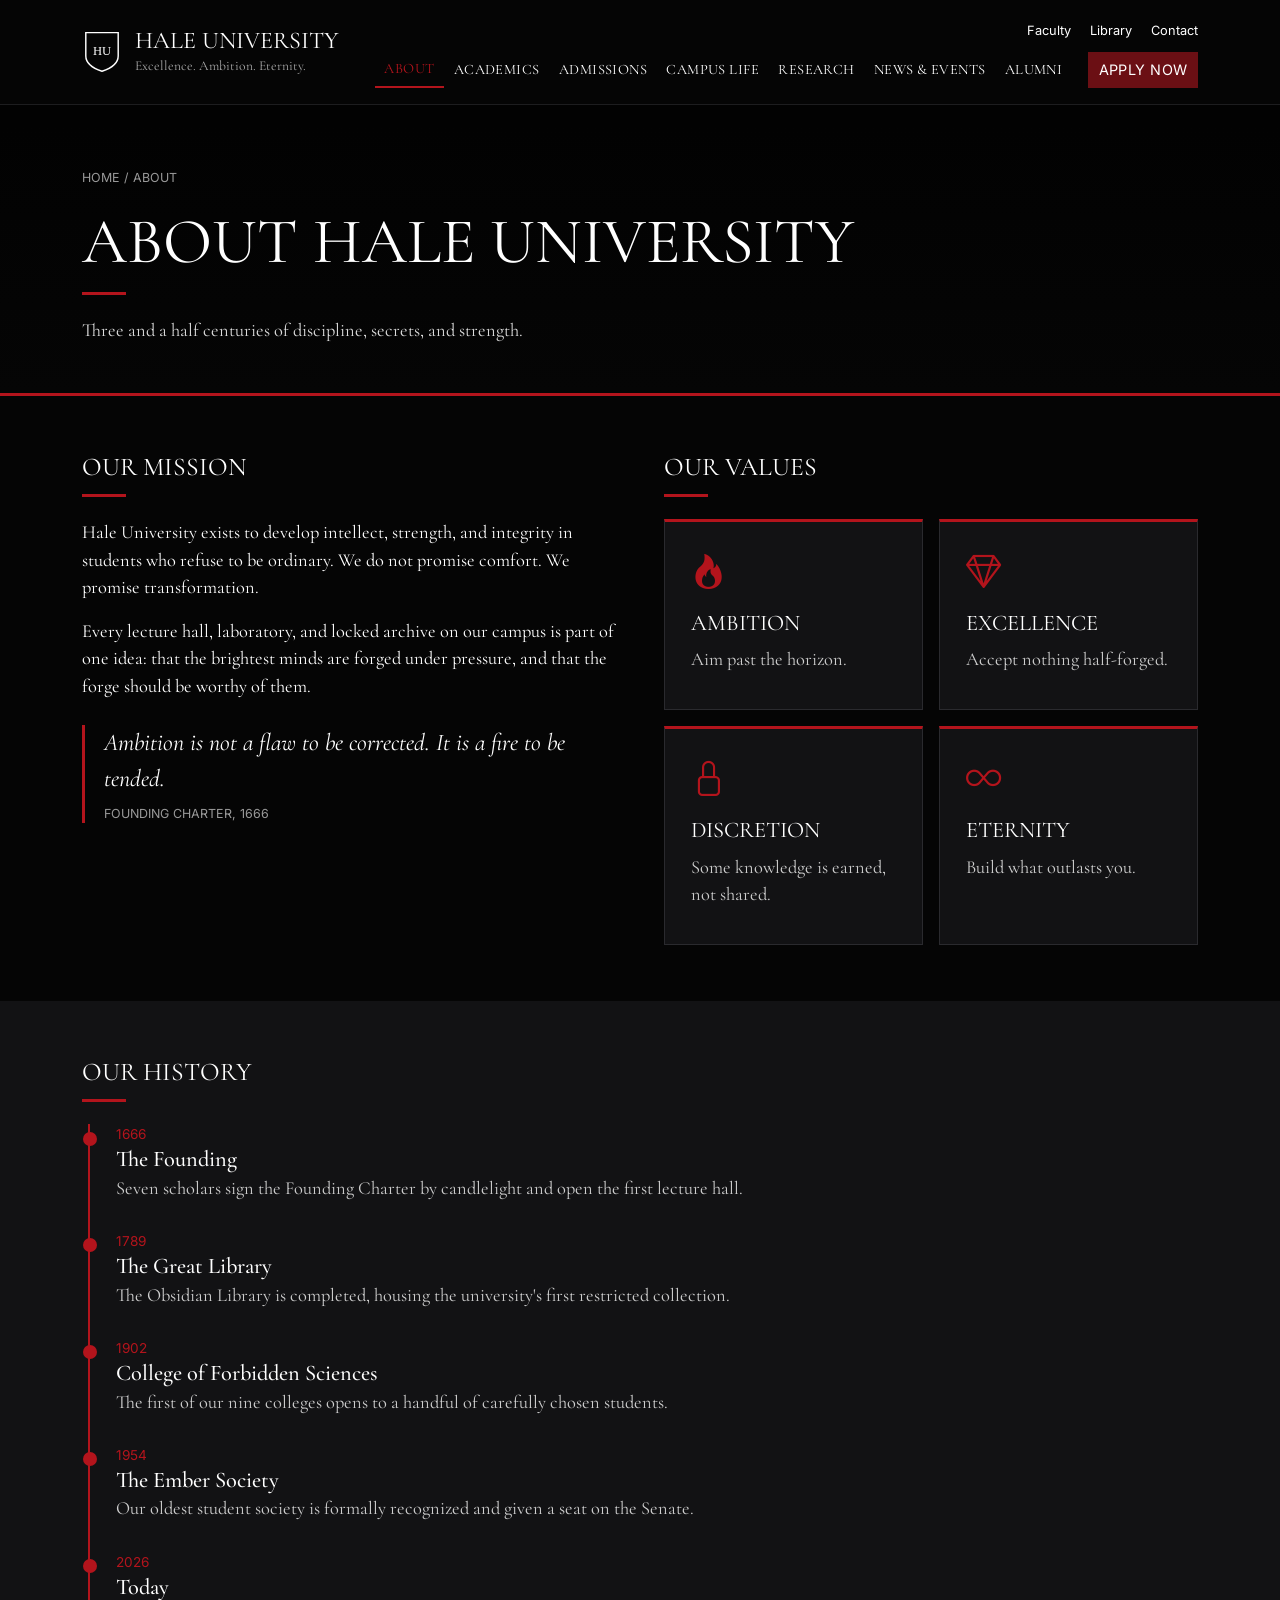
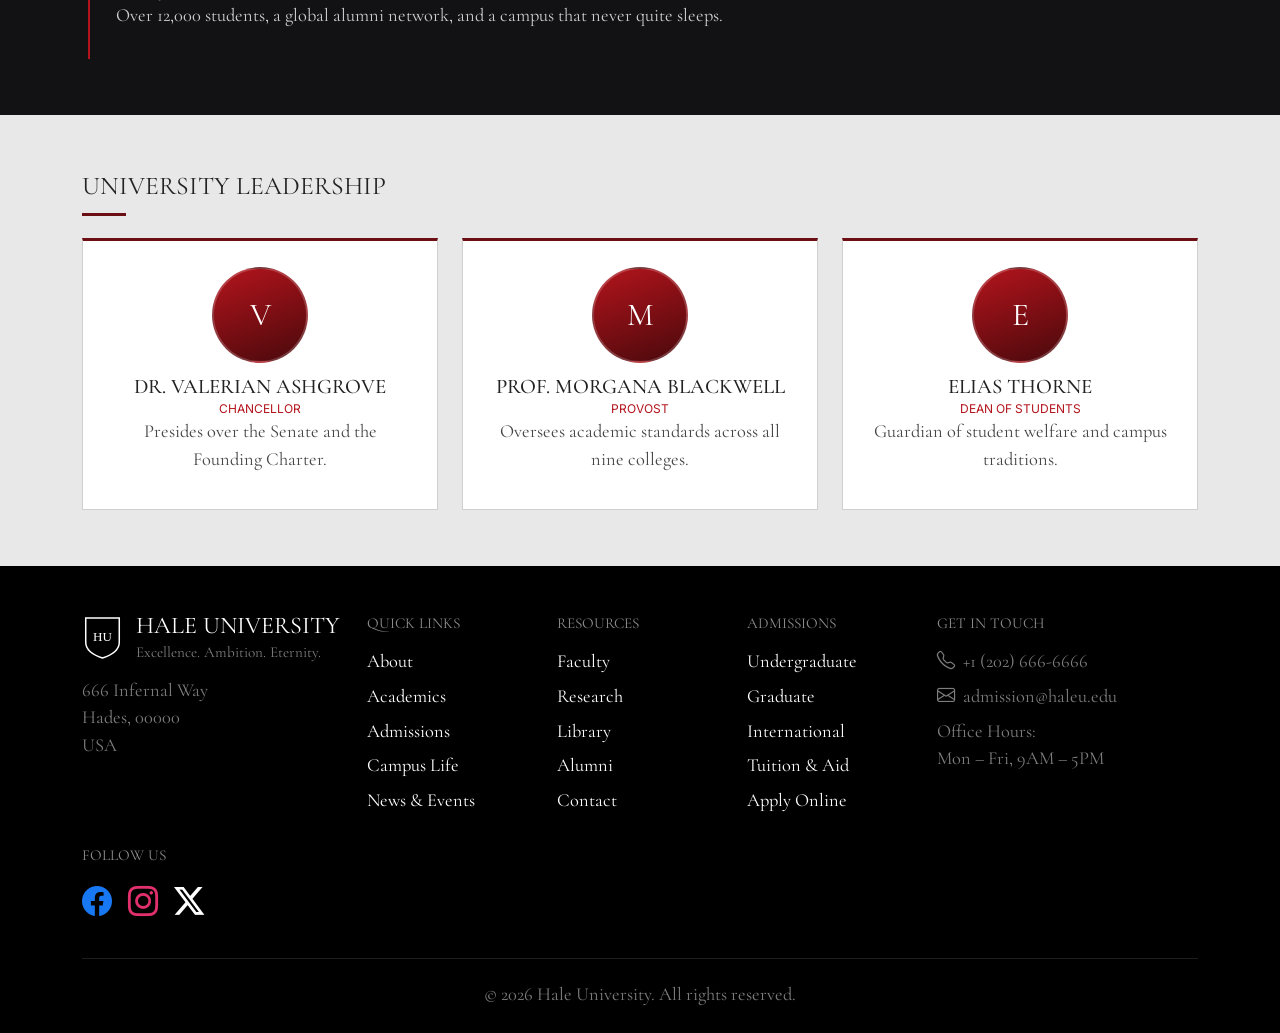
<file: about.html>
<!doctype html>
<html lang="en">
  <head>
    <meta charset="UTF-8" />
    <meta name="viewport" content="width=device-width, initial-scale=1" />
    <title>About | Hale University</title>
    <link
      href="https://cdn.jsdelivr.net/npm/bootstrap@5.3.3/dist/css/bootstrap.min.css"
      rel="stylesheet"
    />
    <link
      href="https://cdn.jsdelivr.net/npm/bootstrap-icons@1.11.3/font/bootstrap-icons.min.css"
      rel="stylesheet"
    />
    <link
      href="https://fonts.googleapis.com/css2?family=Cormorant+Garamond:wght@400;500&family=Inter:wght@400;500&display=swap"
      rel="stylesheet"
    />
    <link href="style.css" rel="stylesheet" />
  </head>
  <body>
    <header class="site-header">
      <nav class="navbar navbar-expand-lg navbar-dark py-3">
        <div class="container-xl">
          <a class="navbar-brand logo m-0" href="index.html">
            <svg viewBox="0 0 44 50">
              <path
                d="M4 4h36v26c0 9-9 14-18 17C13 44 4 39 4 30z"
                fill="none"
                stroke="#fff"
                stroke-width="1.6"
              />
              <text
                x="22"
                y="29"
                fill="#fff"
                font-size="14"
                text-anchor="middle"
                font-family="Georgia"
              >
                HU
              </text>
            </svg>
            <span
              ><span class="logo-name">HALE UNIVERSITY</span
              ><span class="logo-tag"
                >Excellence. Ambition. Eternity.</span
              ></span
            >
          </a>
          <button
            class="navbar-toggler"
            type="button"
            data-bs-toggle="collapse"
            data-bs-target="#mainMenu"
            aria-label="Menu"
          >
            <span class="navbar-toggler-icon"></span>
          </button>
          <div
            class="collapse navbar-collapse justify-content-end"
            id="mainMenu"
          >
            <div>
              <div class="top-links text-end d-none d-lg-block mb-2">
                <a href="faculty.html">Faculty</a
                ><a href="library.html">Library</a
                ><a href="contact.html">Contact</a>
              </div>
              <div class="main-nav d-lg-flex align-items-center">
                <a href="about.html" class="active">About</a>
                <a href="academics.html">Academics</a>
                <a href="admissions.html">Admissions</a>
                <a href="campus-life.html">Campus Life</a>
                <a href="research.html">Research</a>
                <a href="news.html">News &amp; Events</a>
                <a href="alumni.html">Alumni</a>
                <a href="apply.html" class="btn btn-apply ms-lg-3 mt-3 mt-lg-0"
                  >Apply Now</a
                >
              </div>
            </div>
          </div>
        </div>
      </nav>
    </header>

    <main>
      <section class="page-banner">
        <div class="container-xl">
          <div class="crumbs"><a href="index.html">Home</a> / About</div>
          <h1>About Hale University</h1>
          <div class="red-line"></div>
          <p>
            Three and a half centuries of discipline, secrets, and strength.
          </p>
        </div>
      </section>

      <section class="section-dark">
        <div class="container-xl">
          <div class="row g-5">
            <div class="col-12 col-lg-6">
              <h2 class="section-title">Our Mission</h2>
              <div class="red-line"></div>
              <p>
                Hale University exists to develop intellect, strength, and
                integrity in students who refuse to be ordinary. We do not
                promise comfort. We promise transformation.
              </p>
              <p>
                Every lecture hall, laboratory, and locked archive on our campus
                is part of one idea: that the brightest minds are forged under
                pressure, and that the forge should be worthy of them.
              </p>
              <div class="quote mt-4">
                Ambition is not a flaw to be corrected. It is a fire to be
                tended.<small>Founding Charter, 1666</small>
              </div>
            </div>
            <div class="col-12 col-lg-6">
              <h2 class="section-title">Our Values</h2>
              <div class="red-line"></div>
              <div class="row g-3">
                <div class="col-6">
                  <div class="hu-card">
                    <i class="bi bi-fire icon"></i>
                    <h3>Ambition</h3>
                    <p>Aim past the horizon.</p>
                  </div>
                </div>
                <div class="col-6">
                  <div class="hu-card">
                    <i class="bi bi-gem icon"></i>
                    <h3>Excellence</h3>
                    <p>Accept nothing half-forged.</p>
                  </div>
                </div>
                <div class="col-6">
                  <div class="hu-card">
                    <i class="bi bi-lock icon"></i>
                    <h3>Discretion</h3>
                    <p>Some knowledge is earned, not shared.</p>
                  </div>
                </div>
                <div class="col-6">
                  <div class="hu-card">
                    <i class="bi bi-infinity icon"></i>
                    <h3>Eternity</h3>
                    <p>Build what outlasts you.</p>
                  </div>
                </div>
              </div>
            </div>
          </div>
        </div>
      </section>

      <section class="section-panel">
        <div class="container-xl">
          <h2 class="section-title">Our History</h2>
          <div class="red-line"></div>
          <div class="timeline">
            <div class="timeline-item">
              <div class="year">1666</div>
              <h3>The Founding</h3>
              <p>
                Seven scholars sign the Founding Charter by candlelight and open
                the first lecture hall.
              </p>
            </div>
            <div class="timeline-item">
              <div class="year">1789</div>
              <h3>The Great Library</h3>
              <p>
                The Obsidian Library is completed, housing the university's
                first restricted collection.
              </p>
            </div>
            <div class="timeline-item">
              <div class="year">1902</div>
              <h3>College of Forbidden Sciences</h3>
              <p>
                The first of our nine colleges opens to a handful of carefully
                chosen students.
              </p>
            </div>
            <div class="timeline-item">
              <div class="year">1954</div>
              <h3>The Ember Society</h3>
              <p>
                Our oldest student society is formally recognized and given a
                seat on the Senate.
              </p>
            </div>
            <div class="timeline-item">
              <div class="year">2026</div>
              <h3>Today</h3>
              <p>
                Over 12,000 students, a global alumni network, and a campus that
                never quite sleeps.
              </p>
            </div>
          </div>
        </div>
      </section>

      <section class="section-light">
        <div class="container-xl">
          <h2 class="section-title">University Leadership</h2>
          <div class="red-line"></div>
          <div class="row g-4">
            <div class="col-12 col-md-4">
              <div class="hu-card person">
                <div class="avatar text-white">V</div>
                <h3>Dr. Valerian Ashgrove</h3>
                <div class="role">Chancellor</div>
                <p>Presides over the Senate and the Founding Charter.</p>
              </div>
            </div>
            <div class="col-12 col-md-4">
              <div class="hu-card person">
                <div class="avatar text-white">M</div>
                <h3>Prof. Morgana Blackwell</h3>
                <div class="role">Provost</div>
                <p>Oversees academic standards across all nine colleges.</p>
              </div>
            </div>
            <div class="col-12 col-md-4">
              <div class="hu-card person">
                <div class="avatar text-white">E</div>
                <h3>Elias Thorne</h3>
                <div class="role">Dean of Students</div>
                <p>Guardian of student welfare and campus traditions.</p>
              </div>
            </div>
          </div>
        </div>
      </section>
    </main>

    <footer class="site-footer">
      <div class="container-xl">
        <div class="row g-4">
          <div class="col-12 col-lg-3">
            <div class="logo mb-3">
              <svg viewBox="0 0 44 50">
                <path
                  d="M4 4h36v26c0 9-9 14-18 17C13 44 4 39 4 30z"
                  fill="none"
                  stroke="#fff"
                  stroke-width="1.6"
                />
                <text
                  x="22"
                  y="29"
                  fill="#fff"
                  font-size="14"
                  text-anchor="middle"
                  font-family="Georgia"
                >
                  HU
                </text>
              </svg>
              <span
                ><span class="logo-name fs-4">HALE UNIVERSITY</span
                ><span class="logo-tag muted"
                  >Excellence. Ambition. Eternity.</span
                ></span
              >
            </div>
            <address class="muted mb-0">
              666 Infernal Way<br />Hades, 00000<br />USA
            </address>
          </div>
          <div class="col-6 col-md-3 col-lg-2">
            <h4>Quick Links</h4>
            <ul>
              <li><a href="about.html">About</a></li>
              <li><a href="academics.html">Academics</a></li>
              <li><a href="admissions.html">Admissions</a></li>
              <li><a href="campus-life.html">Campus Life</a></li>
              <li><a href="news.html">News &amp; Events</a></li>
            </ul>
          </div>
          <div class="col-6 col-md-3 col-lg-2">
            <h4>Resources</h4>
            <ul>
              <li><a href="faculty.html">Faculty</a></li>
              <li><a href="research.html">Research</a></li>
              <li><a href="library.html">Library</a></li>
              <li><a href="alumni.html">Alumni</a></li>
              <li><a href="contact.html">Contact</a></li>
            </ul>
          </div>
          <div class="col-6 col-md-3 col-lg-2">
            <h4>Admissions</h4>
            <ul>
              <li><a href="admissions.html">Undergraduate</a></li>
              <li><a href="admissions.html">Graduate</a></li>
              <li><a href="admissions.html">International</a></li>
              <li><a href="admissions.html">Tuition &amp; Aid</a></li>
              <li><a href="apply.html">Apply Online</a></li>
            </ul>
          </div>
          <div class="col-6 col-md-3 col-lg-3">
            <h4>Get in touch</h4>
            <ul class="muted">
              <li><i class="bi bi-telephone me-2"></i>+1 (202) 666-6666</li>
              <li><i class="bi bi-envelope me-2"></i>admission@haleu.edu</li>
              <li>Office Hours:<br />Mon – Fri, 9AM – 5PM</li>
            </ul>
          </div>
          <div class="col-12">
            <h4>Follow us</h4>
            <div class="social">
              <a href="#" aria-label="Facebook"
                ><i class="bi bi-facebook"></i></a
              ><a href="#" aria-label="Instagram"
                ><i class="bi bi-instagram"></i></a
              ><a href="#" aria-label="X"><i class="bi bi-twitter-x"></i></a>
            </div>
          </div>
        </div>
        <div class="copyright">
          &copy; 2026 Hale University. All rights reserved.
        </div>
      </div>
    </footer>
    <script src="https://cdn.jsdelivr.net/npm/bootstrap@5.3.3/dist/js/bootstrap.bundle.min.js"></script>
  </body>
</html>
</file>
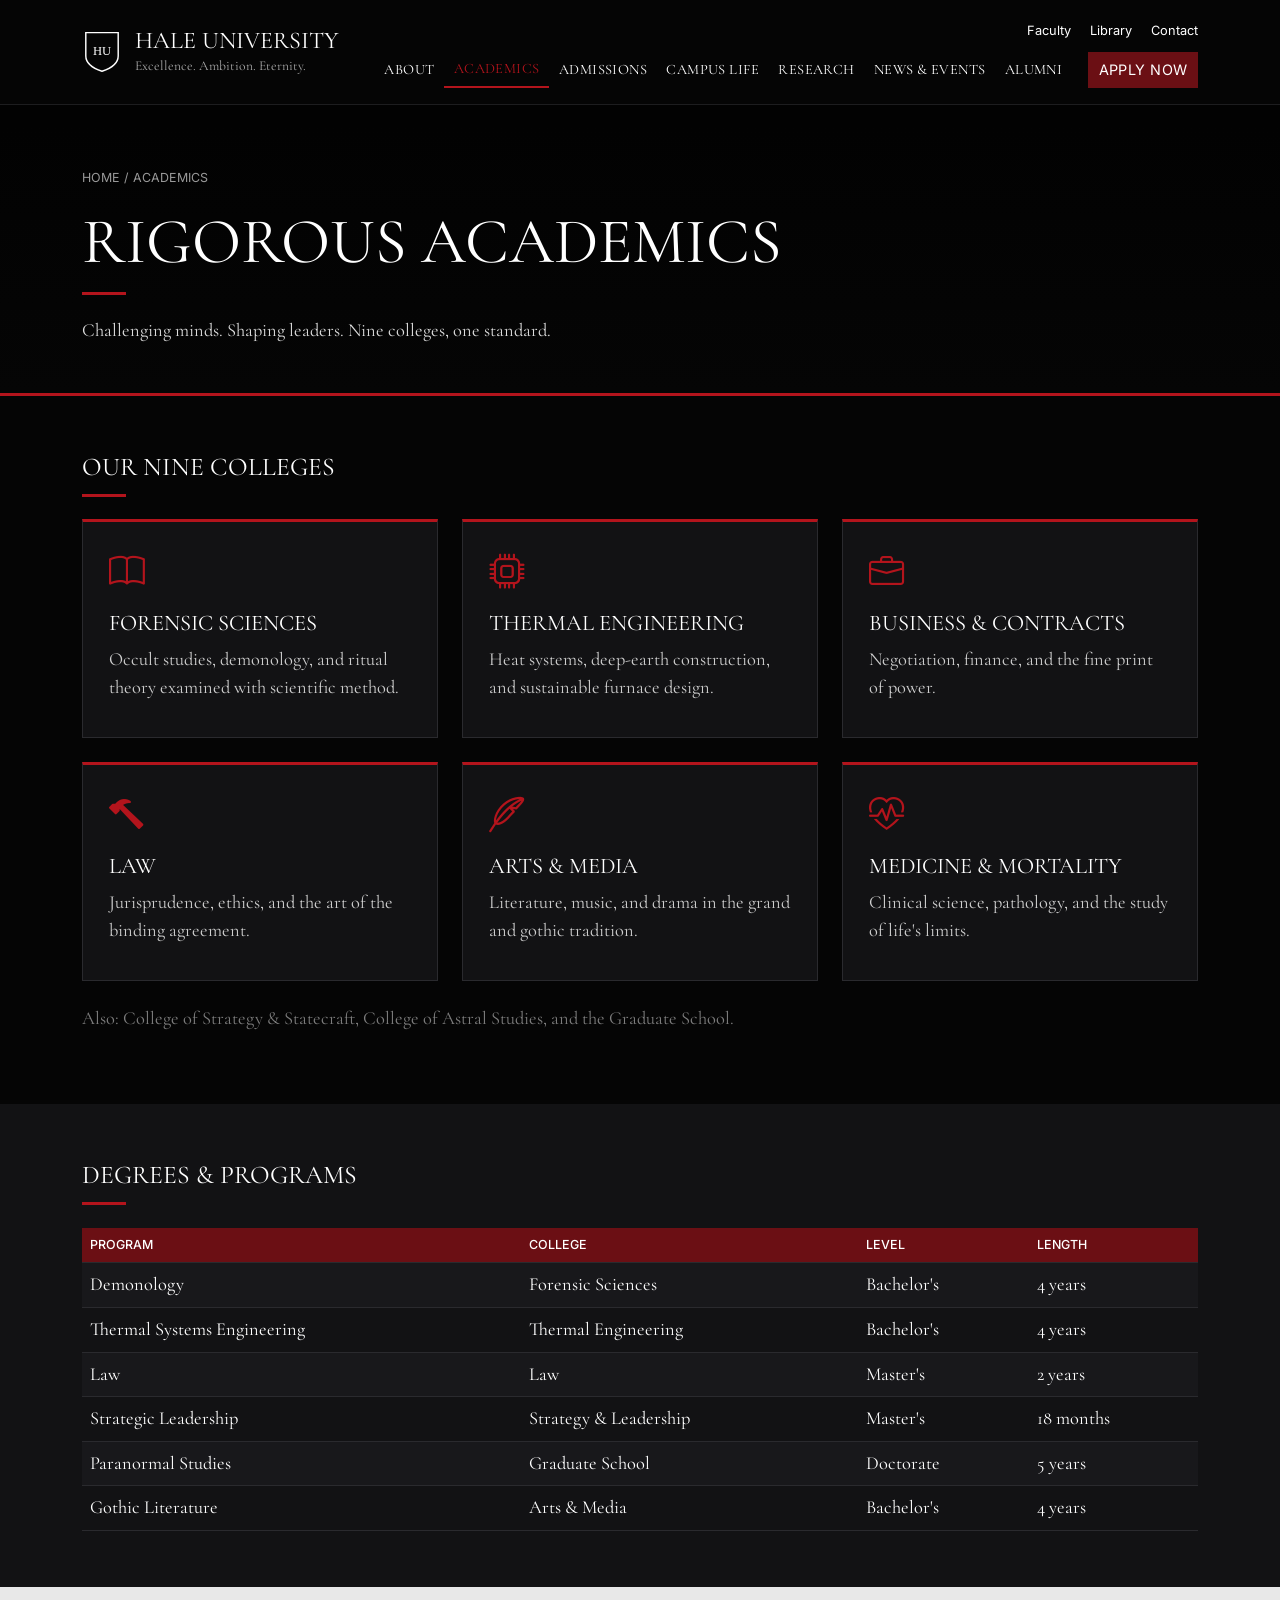
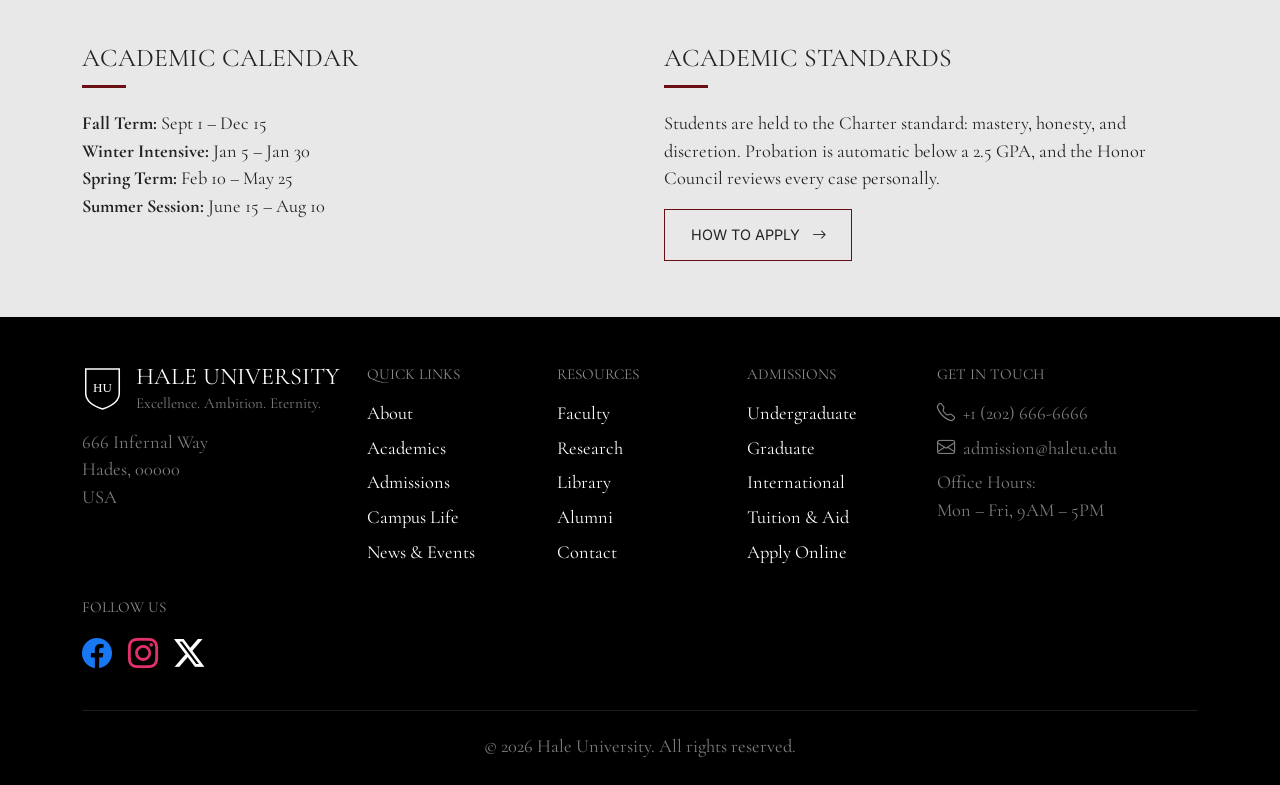
<file: academics.html>
<!doctype html>
<html lang="en">
  <head>
    <meta charset="UTF-8" />
    <meta name="viewport" content="width=device-width, initial-scale=1" />
    <title>Academics | Hale University</title>
    <link
      href="https://cdn.jsdelivr.net/npm/bootstrap@5.3.3/dist/css/bootstrap.min.css"
      rel="stylesheet"
    />
    <link
      href="https://cdn.jsdelivr.net/npm/bootstrap-icons@1.11.3/font/bootstrap-icons.min.css"
      rel="stylesheet"
    />
    <link
      href="https://fonts.googleapis.com/css2?family=Cormorant+Garamond:wght@400;500&family=Inter:wght@400;500&display=swap"
      rel="stylesheet"
    />
    <link href="style.css" rel="stylesheet" />
  </head>
  <body>
    <header class="site-header">
      <nav class="navbar navbar-expand-lg navbar-dark py-3">
        <div class="container-xl">
          <a class="navbar-brand logo m-0" href="index.html">
            <svg viewBox="0 0 44 50">
              <path
                d="M4 4h36v26c0 9-9 14-18 17C13 44 4 39 4 30z"
                fill="none"
                stroke="#fff"
                stroke-width="1.6"
              />
              <text
                x="22"
                y="29"
                fill="#fff"
                font-size="14"
                text-anchor="middle"
                font-family="Georgia"
              >
                HU
              </text>
            </svg>
            <span
              ><span class="logo-name">HALE UNIVERSITY</span
              ><span class="logo-tag"
                >Excellence. Ambition. Eternity.</span
              ></span
            >
          </a>
          <button
            class="navbar-toggler"
            type="button"
            data-bs-toggle="collapse"
            data-bs-target="#mainMenu"
            aria-label="Menu"
          >
            <span class="navbar-toggler-icon"></span>
          </button>
          <div
            class="collapse navbar-collapse justify-content-end"
            id="mainMenu"
          >
            <div>
              <div class="top-links text-end d-none d-lg-block mb-2">
                <a href="faculty.html">Faculty</a
                ><a href="library.html">Library</a
                ><a href="contact.html">Contact</a>
              </div>
              <div class="main-nav d-lg-flex align-items-center">
                <a href="about.html">About</a>
                <a href="academics.html" class="active">Academics</a>
                <a href="admissions.html">Admissions</a>
                <a href="campus-life.html">Campus Life</a>
                <a href="research.html">Research</a>
                <a href="news.html">News &amp; Events</a>
                <a href="alumni.html">Alumni</a>
                <a href="apply.html" class="btn btn-apply ms-lg-3 mt-3 mt-lg-0"
                  >Apply Now</a
                >
              </div>
            </div>
          </div>
        </div>
      </nav>
    </header>

    <main>
      <section class="page-banner alt">
        <div class="container-xl">
          <div class="crumbs"><a href="index.html">Home</a> / Academics</div>
          <h1>Rigorous Academics</h1>
          <div class="red-line"></div>
          <p>
            Challenging minds. Shaping leaders. Nine colleges, one standard.
          </p>
        </div>
      </section>

      <section class="section-dark">
        <div class="container-xl">
          <h2 class="section-title">Our Nine Colleges</h2>
          <div class="red-line"></div>
          <div class="row g-4">
            <div class="col-12 col-md-6 col-lg-4">
              <div class="hu-card">
                <i class="bi bi-book icon"></i>
                <h3>Forensic Sciences</h3>
                <p>
                  Occult studies, demonology, and ritual theory examined with
                  scientific method.
                </p>
              </div>
            </div>
            <div class="col-12 col-md-6 col-lg-4">
              <div class="hu-card">
                <i class="bi bi-cpu icon"></i>
                <h3>Thermal Engineering</h3>
                <p>
                  Heat systems, deep-earth construction, and sustainable furnace
                  design.
                </p>
              </div>
            </div>
            <div class="col-12 col-md-6 col-lg-4">
              <div class="hu-card">
                <i class="bi bi-briefcase icon"></i>
                <h3>Business &amp; Contracts</h3>
                <p>Negotiation, finance, and the fine print of power.</p>
              </div>
            </div>
            <div class="col-12 col-md-6 col-lg-4">
              <div class="hu-card">
                <i class="bi bi-hammer icon"></i>
                <h3>Law</h3>
                <p>
                  Jurisprudence, ethics, and the art of the binding agreement.
                </p>
              </div>
            </div>
            <div class="col-12 col-md-6 col-lg-4">
              <div class="hu-card">
                <i class="bi bi-feather icon"></i>
                <h3>Arts &amp; Media</h3>
                <p>
                  Literature, music, and drama in the grand and gothic
                  tradition.
                </p>
              </div>
            </div>
            <div class="col-12 col-md-6 col-lg-4">
              <div class="hu-card">
                <i class="bi bi-heart-pulse icon"></i>
                <h3>Medicine &amp; Mortality</h3>
                <p>
                  Clinical science, pathology, and the study of life's limits.
                </p>
              </div>
            </div>
          </div>
          <p class="mt-4 muted">
            Also: College of Strategy &amp; Statecraft, College of Astral
            Studies, and the Graduate School.
          </p>
        </div>
      </section>

      <section class="section-panel">
        <div class="container-xl">
          <h2 class="section-title">Degrees &amp; Programs</h2>
          <div class="red-line"></div>
          <div class="table-responsive">
            <table class="table table-hu table-striped">
              <thead>
                <tr>
                  <th>Program</th>
                  <th>College</th>
                  <th>Level</th>
                  <th>Length</th>
                </tr>
              </thead>
              <tbody>
                <tr>
                  <td>Demonology</td>
                  <td>Forensic Sciences</td>
                  <td>Bachelor's</td>
                  <td>4 years</td>
                </tr>
                <tr>
                  <td>Thermal Systems Engineering</td>
                  <td>Thermal Engineering</td>
                  <td>Bachelor's</td>
                  <td>4 years</td>
                </tr>
                <tr>
                  <td>Law</td>
                  <td>Law</td>
                  <td>Master's</td>
                  <td>2 years</td>
                </tr>
                <tr>
                  <td>Strategic Leadership</td>
                  <td>Strategy &amp; Leadership</td>
                  <td>Master's</td>
                  <td>18 months</td>
                </tr>
                <tr>
                  <td>Paranormal Studies</td>
                  <td>Graduate School</td>
                  <td>Doctorate</td>
                  <td>5 years</td>
                </tr>
                <tr>
                  <td>Gothic Literature</td>
                  <td>Arts &amp; Media</td>
                  <td>Bachelor's</td>
                  <td>4 years</td>
                </tr>
              </tbody>
            </table>
          </div>
        </div>
      </section>

      <section class="section-light">
        <div class="container-xl">
          <div class="row g-5">
            <div class="col-12 col-md-6">
              <h2 class="section-title">Academic Calendar</h2>
              <div class="red-line"></div>
              <p>
                <strong>Fall Term:</strong> Sept 1 – Dec 15<br /><strong
                  >Winter Intensive:</strong
                >
                Jan 5 – Jan 30<br /><strong>Spring Term:</strong> Feb 10 – May
                25<br /><strong>Summer Session:</strong> June 15 – Aug 10
              </p>
            </div>
            <div class="col-12 col-md-6">
              <h2 class="section-title">Academic Standards</h2>
              <div class="red-line"></div>
              <p>
                Students are held to the Charter standard: mastery, honesty, and
                discretion. Probation is automatic below a 2.5 GPA, and the
                Honor Council reviews every case personally.
              </p>
              <a href="admissions.html" class="btn-story"
                >How to apply
                <i class="bi bi-arrow-right ms-2 d-none d-md-inline"></i
              ></a>
            </div>
          </div>
        </div>
      </section>
    </main>

    <footer class="site-footer">
      <div class="container-xl">
        <div class="row g-4">
          <div class="col-12 col-lg-3">
            <div class="logo mb-3">
              <svg viewBox="0 0 44 50">
                <path
                  d="M4 4h36v26c0 9-9 14-18 17C13 44 4 39 4 30z"
                  fill="none"
                  stroke="#fff"
                  stroke-width="1.6"
                />
                <text
                  x="22"
                  y="29"
                  fill="#fff"
                  font-size="14"
                  text-anchor="middle"
                  font-family="Georgia"
                >
                  HU
                </text>
              </svg>
              <span
                ><span class="logo-name fs-4">HALE UNIVERSITY</span
                ><span class="logo-tag muted"
                  >Excellence. Ambition. Eternity.</span
                ></span
              >
            </div>
            <address class="muted mb-0">
              666 Infernal Way<br />Hades, 00000<br />USA
            </address>
          </div>
          <div class="col-6 col-md-3 col-lg-2">
            <h4>Quick Links</h4>
            <ul>
              <li><a href="about.html">About</a></li>
              <li><a href="academics.html">Academics</a></li>
              <li><a href="admissions.html">Admissions</a></li>
              <li><a href="campus-life.html">Campus Life</a></li>
              <li><a href="news.html">News &amp; Events</a></li>
            </ul>
          </div>
          <div class="col-6 col-md-3 col-lg-2">
            <h4>Resources</h4>
            <ul>
              <li><a href="faculty.html">Faculty</a></li>
              <li><a href="research.html">Research</a></li>
              <li><a href="library.html">Library</a></li>
              <li><a href="alumni.html">Alumni</a></li>
              <li><a href="contact.html">Contact</a></li>
            </ul>
          </div>
          <div class="col-6 col-md-3 col-lg-2">
            <h4>Admissions</h4>
            <ul>
              <li><a href="admissions.html">Undergraduate</a></li>
              <li><a href="admissions.html">Graduate</a></li>
              <li><a href="admissions.html">International</a></li>
              <li><a href="admissions.html">Tuition &amp; Aid</a></li>
              <li><a href="apply.html">Apply Online</a></li>
            </ul>
          </div>
          <div class="col-6 col-md-3 col-lg-3">
            <h4>Get in touch</h4>
            <ul class="muted">
              <li><i class="bi bi-telephone me-2"></i>+1 (202) 666-6666</li>
              <li><i class="bi bi-envelope me-2"></i>admission@haleu.edu</li>
              <li>Office Hours:<br />Mon – Fri, 9AM – 5PM</li>
            </ul>
          </div>
          <div class="col-12">
            <h4>Follow us</h4>
            <div class="social">
              <a href="#" aria-label="Facebook"
                ><i class="bi bi-facebook"></i></a
              ><a href="#" aria-label="Instagram"
                ><i class="bi bi-instagram"></i></a
              ><a href="#" aria-label="X"><i class="bi bi-twitter-x"></i></a>
            </div>
          </div>
        </div>
        <div class="copyright">
          &copy; 2026 Hale University. All rights reserved.
        </div>
      </div>
    </footer>
    <script src="https://cdn.jsdelivr.net/npm/bootstrap@5.3.3/dist/js/bootstrap.bundle.min.js"></script>
  </body>
</html>
</file>
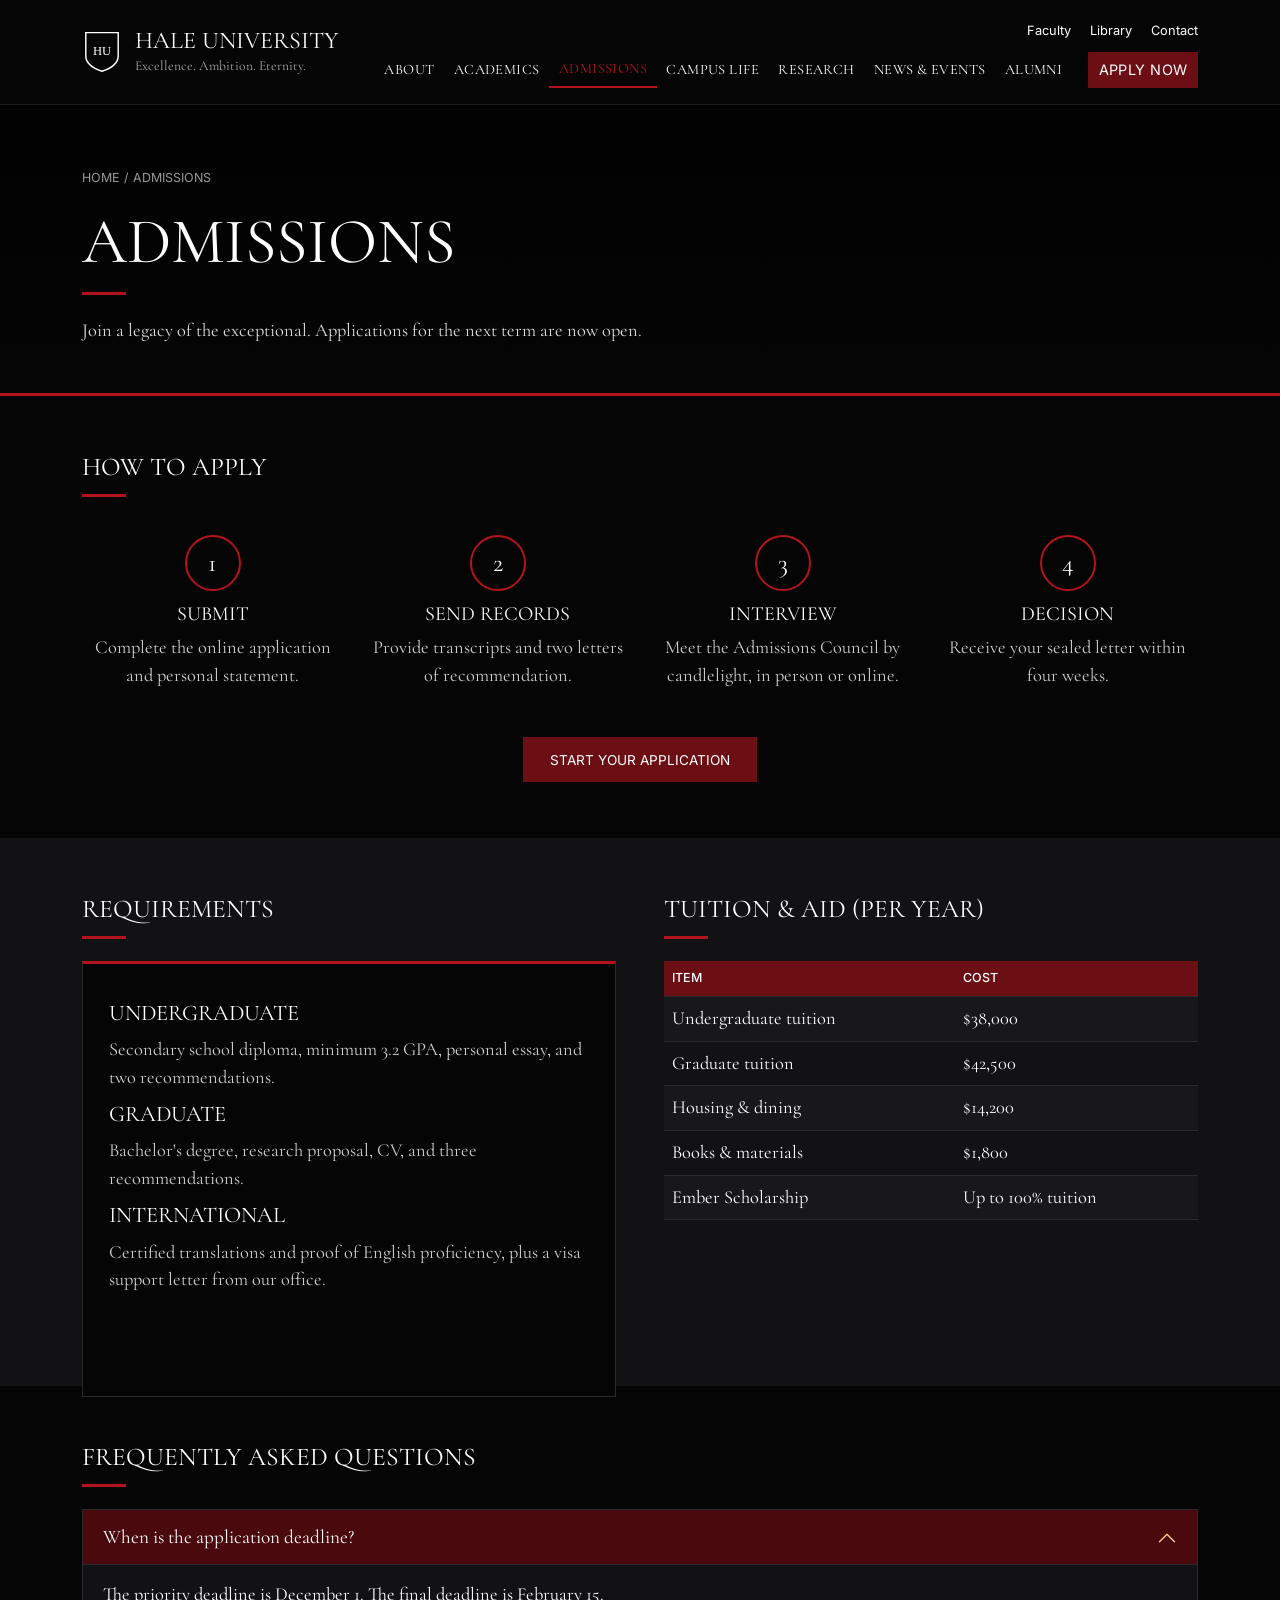
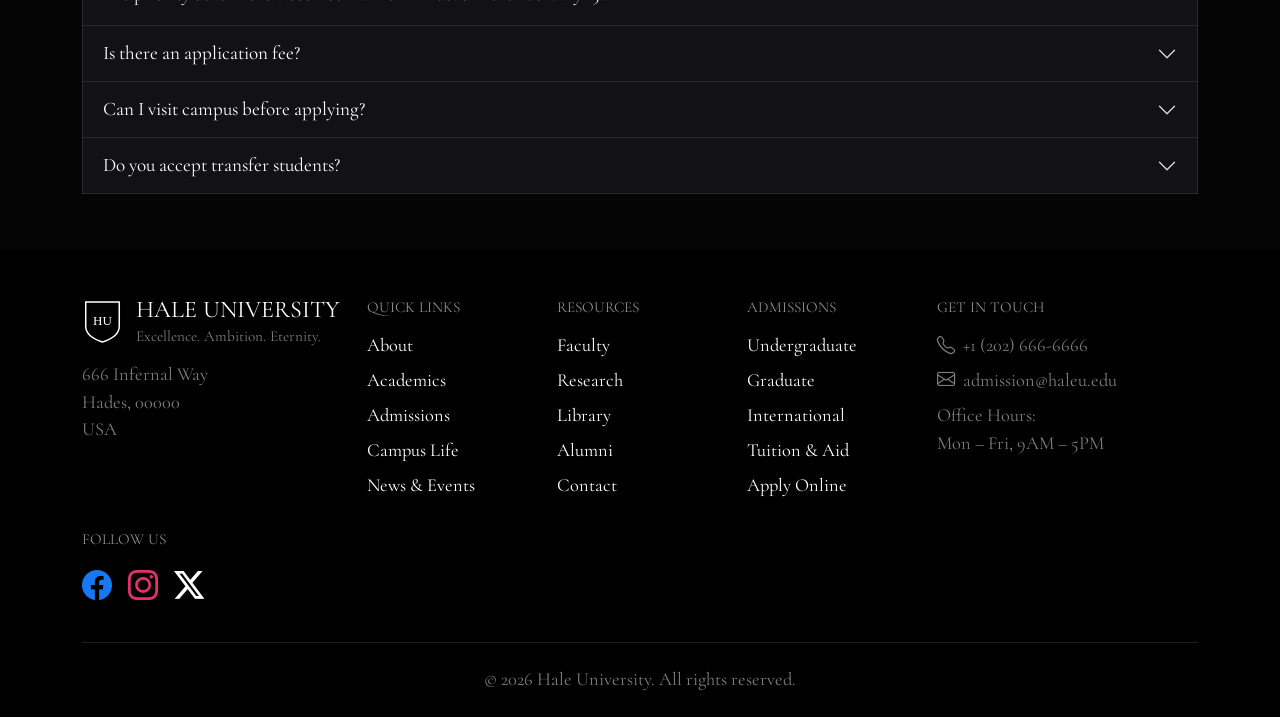
<file: admissions.html>
<!doctype html>
<html lang="en">
  <head>
    <meta charset="UTF-8" />
    <meta name="viewport" content="width=device-width, initial-scale=1" />
    <title>Admissions | Hale University</title>
    <link
      href="https://cdn.jsdelivr.net/npm/bootstrap@5.3.3/dist/css/bootstrap.min.css"
      rel="stylesheet"
    />
    <link
      href="https://cdn.jsdelivr.net/npm/bootstrap-icons@1.11.3/font/bootstrap-icons.min.css"
      rel="stylesheet"
    />
    <link
      href="https://fonts.googleapis.com/css2?family=Cormorant+Garamond:wght@400;500&family=Inter:wght@400;500&display=swap"
      rel="stylesheet"
    />
    <link href="style.css" rel="stylesheet" />
  </head>
  <body>
    <header class="site-header">
      <nav class="navbar navbar-expand-lg navbar-dark py-3">
        <div class="container-xl">
          <a class="navbar-brand logo m-0" href="index.html">
            <svg viewBox="0 0 44 50">
              <path
                d="M4 4h36v26c0 9-9 14-18 17C13 44 4 39 4 30z"
                fill="none"
                stroke="#fff"
                stroke-width="1.6"
              />
              <text
                x="22"
                y="29"
                fill="#fff"
                font-size="14"
                text-anchor="middle"
                font-family="Georgia"
              >
                HU
              </text>
            </svg>
            <span
              ><span class="logo-name">HALE UNIVERSITY</span
              ><span class="logo-tag"
                >Excellence. Ambition. Eternity.</span
              ></span
            >
          </a>
          <button
            class="navbar-toggler"
            type="button"
            data-bs-toggle="collapse"
            data-bs-target="#mainMenu"
            aria-label="Menu"
          >
            <span class="navbar-toggler-icon"></span>
          </button>
          <div
            class="collapse navbar-collapse justify-content-end"
            id="mainMenu"
          >
            <div>
              <div class="top-links text-end d-none d-lg-block mb-2">
                <a href="faculty.html">Faculty</a
                ><a href="library.html">Library</a
                ><a href="contact.html">Contact</a>
              </div>
              <div class="main-nav d-lg-flex align-items-center">
                <a href="about.html">About</a>
                <a href="academics.html">Academics</a>
                <a href="admissions.html" class="active">Admissions</a>
                <a href="campus-life.html">Campus Life</a>
                <a href="research.html">Research</a>
                <a href="news.html">News &amp; Events</a>
                <a href="alumni.html">Alumni</a>
                <a href="apply.html" class="btn btn-apply ms-lg-3 mt-3 mt-lg-0"
                  >Apply Now</a
                >
              </div>
            </div>
          </div>
        </div>
      </nav>
    </header>

    <main>
      <section class="page-banner">
        <div class="container-xl">
          <div class="crumbs"><a href="index.html">Home</a> / Admissions</div>
          <h1>Admissions</h1>
          <div class="red-line"></div>
          <p>
            Join a legacy of the exceptional. Applications for the next term are
            now open.
          </p>
        </div>
      </section>

      <section class="section-dark">
        <div class="container-xl">
          <h2 class="section-title">How to Apply</h2>
          <div class="red-line"></div>
          <div class="row g-4">
            <div class="col-12 col-md-6 col-lg-3 step">
              <div class="num">1</div>
              <h3>Submit</h3>
              <p>Complete the online application and personal statement.</p>
            </div>
            <div class="col-12 col-md-6 col-lg-3 step">
              <div class="num">2</div>
              <h3>Send Records</h3>
              <p>Provide transcripts and two letters of recommendation.</p>
            </div>
            <div class="col-12 col-md-6 col-lg-3 step">
              <div class="num">3</div>
              <h3>Interview</h3>
              <p>
                Meet the Admissions Council by candlelight, in person or online.
              </p>
            </div>
            <div class="col-12 col-md-6 col-lg-3 step">
              <div class="num">4</div>
              <h3>Decision</h3>
              <p>Receive your sealed letter within four weeks.</p>
            </div>
          </div>
          <div class="text-center mt-3">
            <a href="apply.html" class="btn btn-apply"
              >Start your application</a
            >
          </div>
        </div>
      </section>

      <section class="section-panel">
        <div class="container-xl">
          <div class="row g-5">
            <div class="col-12 col-lg-6">
              <h2 class="section-title">Requirements</h2>
              <div class="red-line"></div>
              <div class="hu-card">
                <h3>Undergraduate</h3>
                <p>
                  Secondary school diploma, minimum 3.2 GPA, personal essay, and
                  two recommendations.
                </p>
                <h3>Graduate</h3>
                <p>
                  Bachelor's degree, research proposal, CV, and three
                  recommendations.
                </p>
                <h3>International</h3>
                <p>
                  Certified translations and proof of English proficiency, plus
                  a visa support letter from our office.
                </p>
              </div>
            </div>
            <div class="col-12 col-lg-6">
              <h2 class="section-title">Tuition &amp; Aid (per year)</h2>
              <div class="red-line"></div>
              <div class="table-responsive">
                <table class="table table-hu table-striped">
                  <thead>
                    <tr>
                      <th>Item</th>
                      <th>Cost</th>
                    </tr>
                  </thead>
                  <tbody>
                    <tr>
                      <td>Undergraduate tuition</td>
                      <td>$38,000</td>
                    </tr>
                    <tr>
                      <td>Graduate tuition</td>
                      <td>$42,500</td>
                    </tr>
                    <tr>
                      <td>Housing &amp; dining</td>
                      <td>$14,200</td>
                    </tr>
                    <tr>
                      <td>Books &amp; materials</td>
                      <td>$1,800</td>
                    </tr>
                    <tr>
                      <td>Ember Scholarship</td>
                      <td>Up to 100% tuition</td>
                    </tr>
                  </tbody>
                </table>
              </div>
            </div>
          </div>
        </div>
      </section>

      <section class="section-dark">
        <div class="container-xl">
          <h2 class="section-title">Frequently Asked Questions</h2>
          <div class="red-line"></div>
          <div class="accordion" id="faq">
            <div class="accordion-item">
              <h3 class="accordion-header">
                <button
                  class="accordion-button"
                  type="button"
                  data-bs-toggle="collapse"
                  data-bs-target="#q1"
                >
                  When is the application deadline?
                </button>
              </h3>
              <div
                id="q1"
                class="accordion-collapse collapse show"
                data-bs-parent="#faq"
              >
                <div class="accordion-body">
                  The priority deadline is December 1. The final deadline is
                  February 15.
                </div>
              </div>
            </div>
            <div class="accordion-item">
              <h3 class="accordion-header">
                <button
                  class="accordion-button collapsed"
                  type="button"
                  data-bs-toggle="collapse"
                  data-bs-target="#q2"
                >
                  Is there an application fee?
                </button>
              </h3>
              <div
                id="q2"
                class="accordion-collapse collapse"
                data-bs-parent="#faq"
              >
                <div class="accordion-body">
                  Yes, $66. Fee waivers are available on request.
                </div>
              </div>
            </div>
            <div class="accordion-item">
              <h3 class="accordion-header">
                <button
                  class="accordion-button collapsed"
                  type="button"
                  data-bs-toggle="collapse"
                  data-bs-target="#q3"
                >
                  Can I visit campus before applying?
                </button>
              </h3>
              <div
                id="q3"
                class="accordion-collapse collapse"
                data-bs-parent="#faq"
              >
                <div class="accordion-body">
                  Guided tours run Monday to Friday. Book through the Contact
                  page. Night tours are by invitation only.
                </div>
              </div>
            </div>
            <div class="accordion-item">
              <h3 class="accordion-header">
                <button
                  class="accordion-button collapsed"
                  type="button"
                  data-bs-toggle="collapse"
                  data-bs-target="#q4"
                >
                  Do you accept transfer students?
                </button>
              </h3>
              <div
                id="q4"
                class="accordion-collapse collapse"
                data-bs-parent="#faq"
              >
                <div class="accordion-body">
                  Yes. Up to 60 credits may transfer after review by the
                  Registrar.
                </div>
              </div>
            </div>
          </div>
        </div>
      </section>
    </main>

    <footer class="site-footer">
      <div class="container-xl">
        <div class="row g-4">
          <div class="col-12 col-lg-3">
            <div class="logo mb-3">
              <svg viewBox="0 0 44 50">
                <path
                  d="M4 4h36v26c0 9-9 14-18 17C13 44 4 39 4 30z"
                  fill="none"
                  stroke="#fff"
                  stroke-width="1.6"
                />
                <text
                  x="22"
                  y="29"
                  fill="#fff"
                  font-size="14"
                  text-anchor="middle"
                  font-family="Georgia"
                >
                  HU
                </text>
              </svg>
              <span
                ><span class="logo-name fs-4">HALE UNIVERSITY</span
                ><span class="logo-tag muted"
                  >Excellence. Ambition. Eternity.</span
                ></span
              >
            </div>
            <address class="muted mb-0">
              666 Infernal Way<br />Hades, 00000<br />USA
            </address>
          </div>
          <div class="col-6 col-md-3 col-lg-2">
            <h4>Quick Links</h4>
            <ul>
              <li><a href="about.html">About</a></li>
              <li><a href="academics.html">Academics</a></li>
              <li><a href="admissions.html">Admissions</a></li>
              <li><a href="campus-life.html">Campus Life</a></li>
              <li><a href="news.html">News &amp; Events</a></li>
            </ul>
          </div>
          <div class="col-6 col-md-3 col-lg-2">
            <h4>Resources</h4>
            <ul>
              <li><a href="faculty.html">Faculty</a></li>
              <li><a href="research.html">Research</a></li>
              <li><a href="library.html">Library</a></li>
              <li><a href="alumni.html">Alumni</a></li>
              <li><a href="contact.html">Contact</a></li>
            </ul>
          </div>
          <div class="col-6 col-md-3 col-lg-2">
            <h4>Admissions</h4>
            <ul>
              <li><a href="admissions.html">Undergraduate</a></li>
              <li><a href="admissions.html">Graduate</a></li>
              <li><a href="admissions.html">International</a></li>
              <li><a href="admissions.html">Tuition &amp; Aid</a></li>
              <li><a href="apply.html">Apply Online</a></li>
            </ul>
          </div>
          <div class="col-6 col-md-3 col-lg-3">
            <h4>Get in touch</h4>
            <ul class="muted">
              <li><i class="bi bi-telephone me-2"></i>+1 (202) 666-6666</li>
              <li><i class="bi bi-envelope me-2"></i>admission@haleu.edu</li>
              <li>Office Hours:<br />Mon – Fri, 9AM – 5PM</li>
            </ul>
          </div>
          <div class="col-12">
            <h4>Follow us</h4>
            <div class="social">
              <a href="#" aria-label="Facebook"
                ><i class="bi bi-facebook"></i></a
              ><a href="#" aria-label="Instagram"
                ><i class="bi bi-instagram"></i></a
              ><a href="#" aria-label="X"><i class="bi bi-twitter-x"></i></a>
            </div>
          </div>
        </div>
        <div class="copyright">
          &copy; 2026 Hale University. All rights reserved.
        </div>
      </div>
    </footer>
    <script src="https://cdn.jsdelivr.net/npm/bootstrap@5.3.3/dist/js/bootstrap.bundle.min.js"></script>
  </body>
</html>
</file>
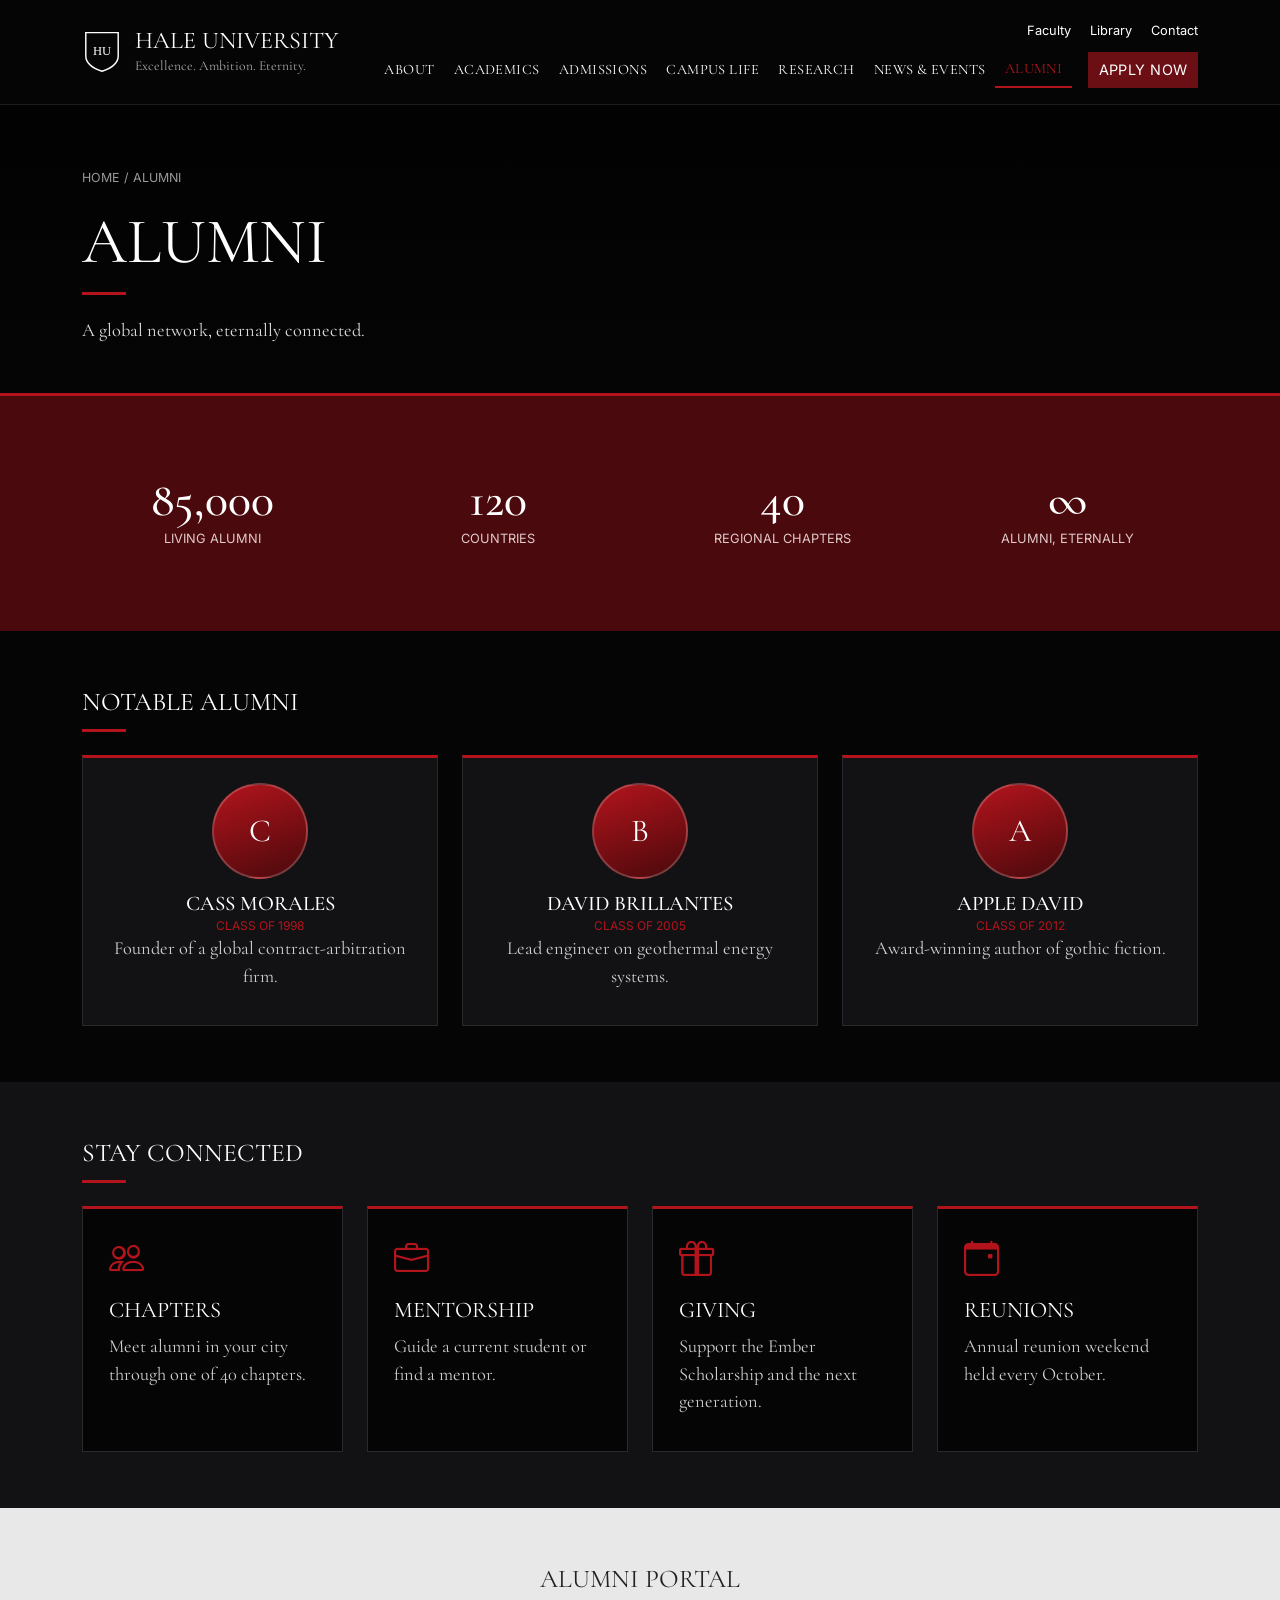
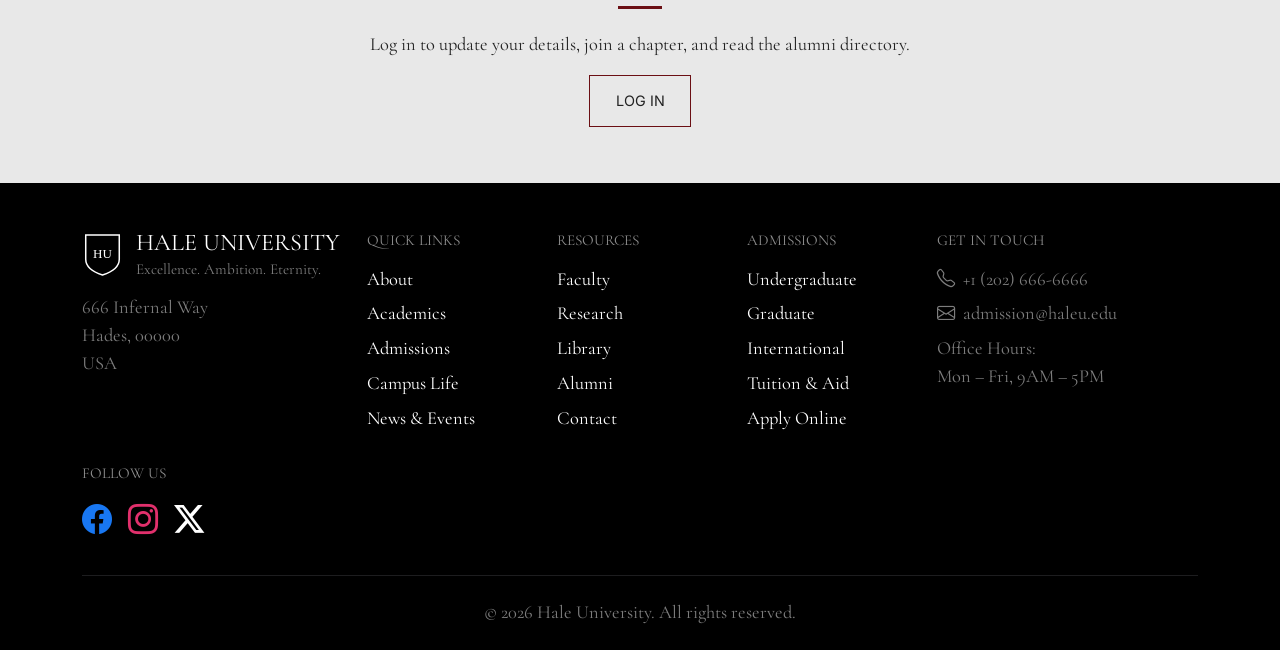
<file: alumni.html>
<!doctype html>
<html lang="en">
  <head>
    <meta charset="UTF-8" />
    <meta name="viewport" content="width=device-width, initial-scale=1" />
    <title>Alumni | Hale University</title>
    <link
      href="https://cdn.jsdelivr.net/npm/bootstrap@5.3.3/dist/css/bootstrap.min.css"
      rel="stylesheet"
    />
    <link
      href="https://cdn.jsdelivr.net/npm/bootstrap-icons@1.11.3/font/bootstrap-icons.min.css"
      rel="stylesheet"
    />
    <link
      href="https://fonts.googleapis.com/css2?family=Cormorant+Garamond:wght@400;500&family=Inter:wght@400;500&display=swap"
      rel="stylesheet"
    />
    <link href="style.css" rel="stylesheet" />
  </head>
  <body>
    <header class="site-header">
      <nav class="navbar navbar-expand-lg navbar-dark py-3">
        <div class="container-xl">
          <a class="navbar-brand logo m-0" href="index.html">
            <svg viewBox="0 0 44 50">
              <path
                d="M4 4h36v26c0 9-9 14-18 17C13 44 4 39 4 30z"
                fill="none"
                stroke="#fff"
                stroke-width="1.6"
              />
              <text
                x="22"
                y="29"
                fill="#fff"
                font-size="14"
                text-anchor="middle"
                font-family="Georgia"
              >
                HU
              </text>
            </svg>
            <span
              ><span class="logo-name">HALE UNIVERSITY</span
              ><span class="logo-tag"
                >Excellence. Ambition. Eternity.</span
              ></span
            >
          </a>
          <button
            class="navbar-toggler"
            type="button"
            data-bs-toggle="collapse"
            data-bs-target="#mainMenu"
            aria-label="Menu"
          >
            <span class="navbar-toggler-icon"></span>
          </button>
          <div
            class="collapse navbar-collapse justify-content-end"
            id="mainMenu"
          >
            <div>
              <div class="top-links text-end d-none d-lg-block mb-2">
                <a href="faculty.html">Faculty</a
                ><a href="library.html">Library</a
                ><a href="contact.html">Contact</a>
              </div>
              <div class="main-nav d-lg-flex align-items-center">
                <a href="about.html">About</a>
                <a href="academics.html">Academics</a>
                <a href="admissions.html">Admissions</a>
                <a href="campus-life.html">Campus Life</a>
                <a href="research.html">Research</a>
                <a href="news.html">News &amp; Events</a>
                <a href="alumni.html" class="active">Alumni</a>
                <a href="apply.html" class="btn btn-apply ms-lg-3 mt-3 mt-lg-0"
                  >Apply Now</a
                >
              </div>
            </div>
          </div>
        </div>
      </nav>
    </header>

    <main>
      <section class="page-banner">
        <div class="container-xl">
          <div class="crumbs"><a href="index.html">Home</a> / Alumni</div>
          <h1>Alumni</h1>
          <div class="red-line"></div>
          <p>A global network, eternally connected.</p>
        </div>
      </section>

      <section class="section-wine">
        <div class="container-xl">
          <div class="row">
            <div class="col-6 col-md-3 stat">
              <strong>85,000</strong><span>Living alumni</span>
            </div>
            <div class="col-6 col-md-3 stat">
              <strong>120</strong><span>Countries</span>
            </div>
            <div class="col-6 col-md-3 stat">
              <strong>40</strong><span>Regional chapters</span>
            </div>
            <div class="col-6 col-md-3 stat">
              <strong>&infin;</strong><span>Alumni, eternally</span>
            </div>
          </div>
        </div>
      </section>

      <section class="section-dark">
        <div class="container-xl">
          <h2 class="section-title">Notable Alumni</h2>
          <div class="red-line"></div>
          <div class="row g-4">
            <div class="col-12 col-md-4">
              <div class="hu-card person">
                <div class="avatar text-white">C</div>
                <h3>Cass Morales</h3>
                <div class="role">Class of 1998</div>
                <p>Founder of a global contract-arbitration firm.</p>
              </div>
            </div>
            <div class="col-12 col-md-4">
              <div class="hu-card person">
                <div class="avatar text-white">B</div>
                <h3>David Brillantes</h3>
                <div class="role">Class of 2005</div>
                <p>Lead engineer on geothermal energy systems.</p>
              </div>
            </div>
            <div class="col-12 col-md-4">
              <div class="hu-card person">
                <div class="avatar text-white">A</div>
                <h3>Apple David</h3>
                <div class="role">Class of 2012</div>
                <p>Award-winning author of gothic fiction.</p>
              </div>
            </div>
          </div>
        </div>
      </section>

      <section class="section-panel">
        <div class="container-xl">
          <h2 class="section-title">Stay Connected</h2>
          <div class="red-line"></div>
          <div class="row g-4">
            <div class="col-12 col-md-6 col-lg-3">
              <div class="hu-card">
                <i class="bi bi-people icon"></i>
                <h3>Chapters</h3>
                <p>Meet alumni in your city through one of 40 chapters.</p>
              </div>
            </div>
            <div class="col-12 col-md-6 col-lg-3">
              <div class="hu-card">
                <i class="bi bi-briefcase icon"></i>
                <h3>Mentorship</h3>
                <p>Guide a current student or find a mentor.</p>
              </div>
            </div>
            <div class="col-12 col-md-6 col-lg-3">
              <div class="hu-card">
                <i class="bi bi-gift icon"></i>
                <h3>Giving</h3>
                <p>Support the Ember Scholarship and the next generation.</p>
              </div>
            </div>
            <div class="col-12 col-md-6 col-lg-3">
              <div class="hu-card">
                <i class="bi bi-calendar-event icon"></i>
                <h3>Reunions</h3>
                <p>Annual reunion weekend held every October.</p>
              </div>
            </div>
          </div>
        </div>
      </section>

      <section class="section-light">
        <div class="container-xl text-center">
          <h2 class="section-title">Alumni Portal</h2>
          <div class="red-line mx-auto"></div>
          <p class="mx-auto" style="max-width: 640px">
            Log in to update your details, join a chapter, and read the alumni
            directory.
          </p>
          <a href="login.html" class="btn-story">Log in</a>
        </div>
      </section>
    </main>

    <footer class="site-footer">
      <div class="container-xl">
        <div class="row g-4">
          <div class="col-12 col-lg-3">
            <div class="logo mb-3">
              <svg viewBox="0 0 44 50">
                <path
                  d="M4 4h36v26c0 9-9 14-18 17C13 44 4 39 4 30z"
                  fill="none"
                  stroke="#fff"
                  stroke-width="1.6"
                />
                <text
                  x="22"
                  y="29"
                  fill="#fff"
                  font-size="14"
                  text-anchor="middle"
                  font-family="Georgia"
                >
                  HU
                </text>
              </svg>
              <span
                ><span class="logo-name fs-4">HALE UNIVERSITY</span
                ><span class="logo-tag muted"
                  >Excellence. Ambition. Eternity.</span
                ></span
              >
            </div>
            <address class="muted mb-0">
              666 Infernal Way<br />Hades, 00000<br />USA
            </address>
          </div>
          <div class="col-6 col-md-3 col-lg-2">
            <h4>Quick Links</h4>
            <ul>
              <li><a href="about.html">About</a></li>
              <li><a href="academics.html">Academics</a></li>
              <li><a href="admissions.html">Admissions</a></li>
              <li><a href="campus-life.html">Campus Life</a></li>
              <li><a href="news.html">News &amp; Events</a></li>
            </ul>
          </div>
          <div class="col-6 col-md-3 col-lg-2">
            <h4>Resources</h4>
            <ul>
              <li><a href="faculty.html">Faculty</a></li>
              <li><a href="research.html">Research</a></li>
              <li><a href="library.html">Library</a></li>
              <li><a href="alumni.html">Alumni</a></li>
              <li><a href="contact.html">Contact</a></li>
            </ul>
          </div>
          <div class="col-6 col-md-3 col-lg-2">
            <h4>Admissions</h4>
            <ul>
              <li><a href="admissions.html">Undergraduate</a></li>
              <li><a href="admissions.html">Graduate</a></li>
              <li><a href="admissions.html">International</a></li>
              <li><a href="admissions.html">Tuition &amp; Aid</a></li>
              <li><a href="apply.html">Apply Online</a></li>
            </ul>
          </div>
          <div class="col-6 col-md-3 col-lg-3">
            <h4>Get in touch</h4>
            <ul class="muted">
              <li><i class="bi bi-telephone me-2"></i>+1 (202) 666-6666</li>
              <li><i class="bi bi-envelope me-2"></i>admission@haleu.edu</li>
              <li>Office Hours:<br />Mon – Fri, 9AM – 5PM</li>
            </ul>
          </div>
          <div class="col-12">
            <h4>Follow us</h4>
            <div class="social">
              <a href="#" aria-label="Facebook"
                ><i class="bi bi-facebook"></i></a
              ><a href="#" aria-label="Instagram"
                ><i class="bi bi-instagram"></i></a
              ><a href="#" aria-label="X"><i class="bi bi-twitter-x"></i></a>
            </div>
          </div>
        </div>
        <div class="copyright">
          &copy; 2026 Hale University. All rights reserved.
        </div>
      </div>
    </footer>
    <script src="https://cdn.jsdelivr.net/npm/bootstrap@5.3.3/dist/js/bootstrap.bundle.min.js"></script>
  </body>
</html>
</file>
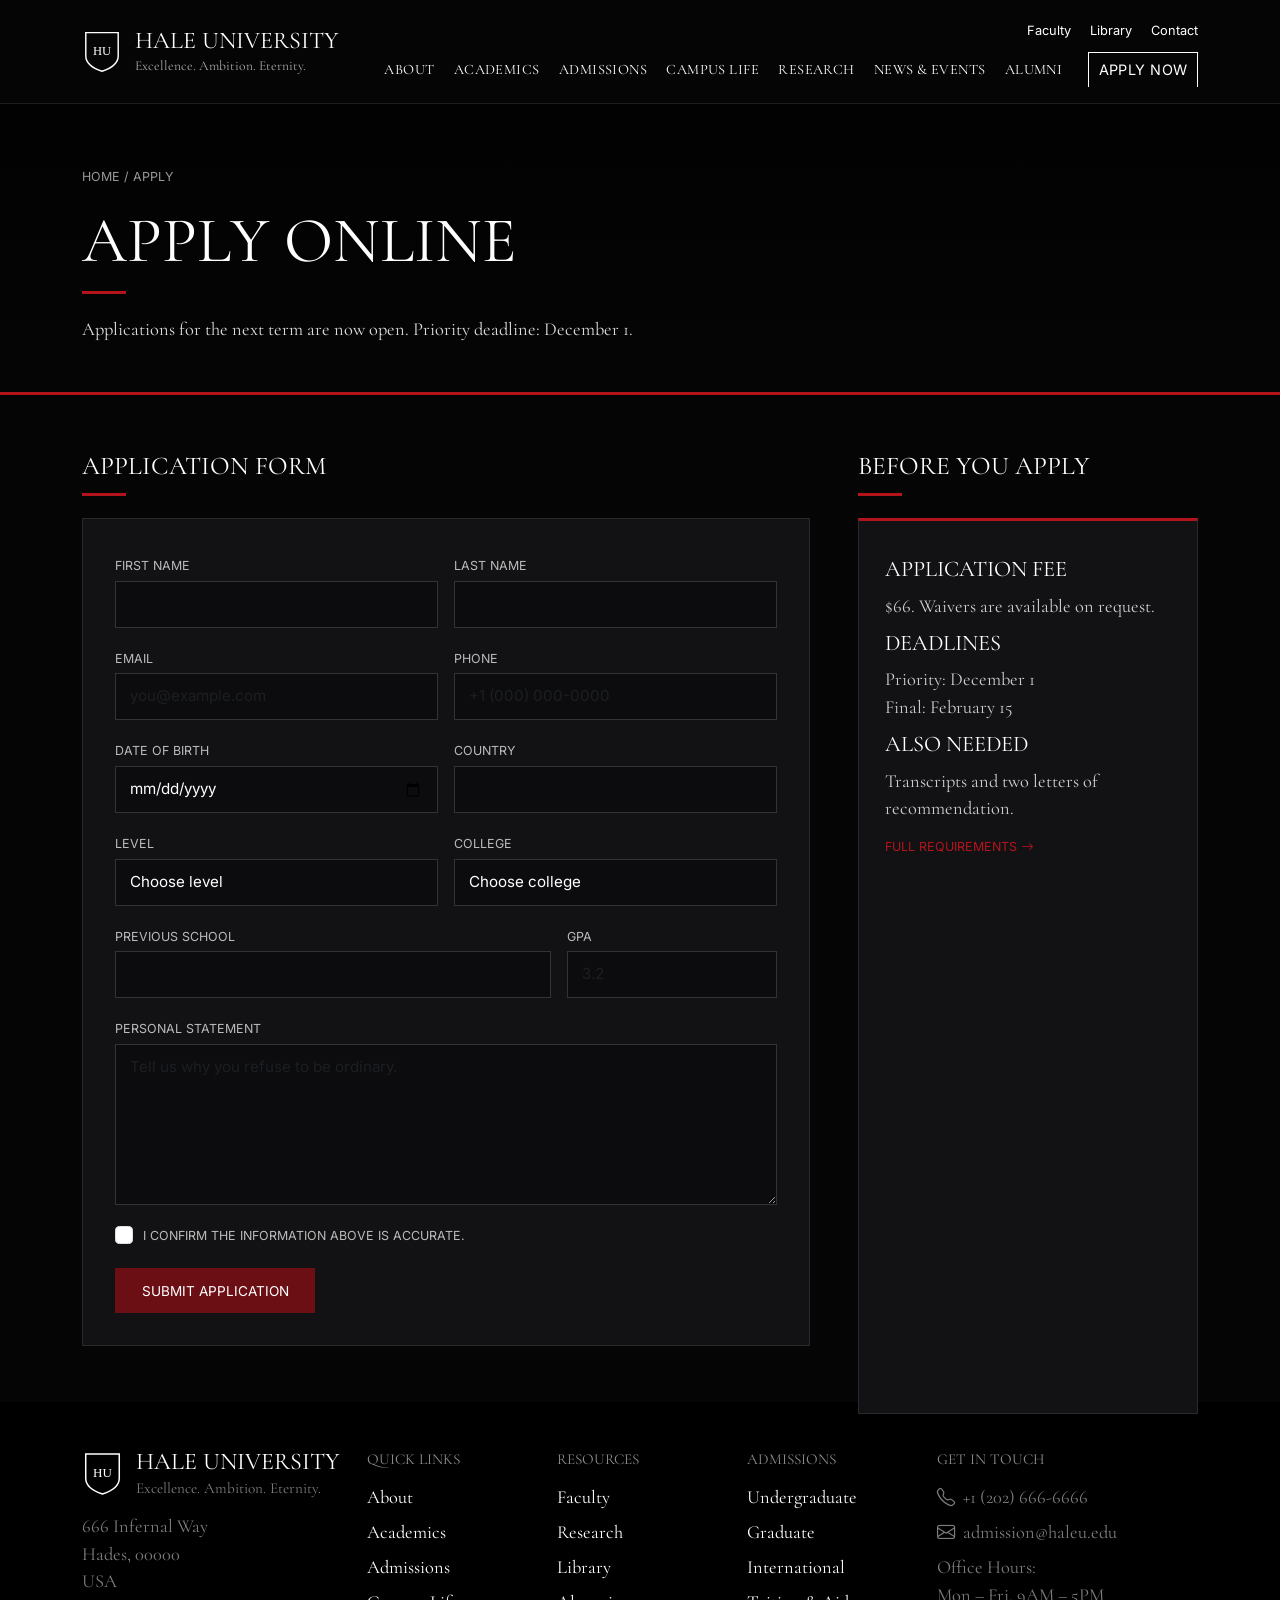
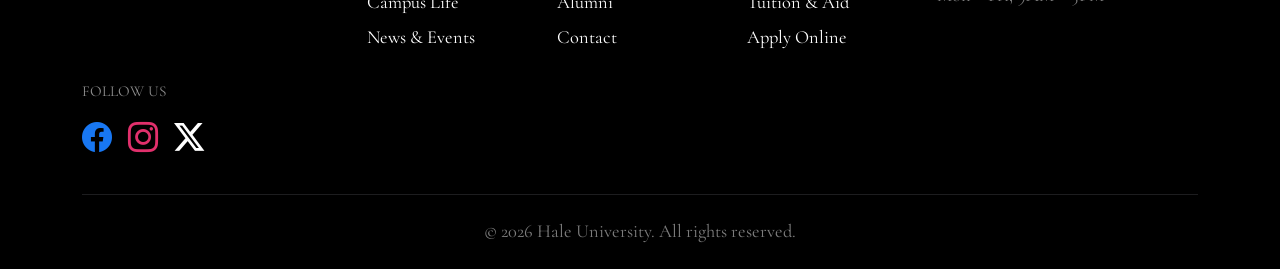
<file: apply.html>
<!doctype html>
<html lang="en">
  <head>
    <meta charset="UTF-8" />
    <meta name="viewport" content="width=device-width, initial-scale=1" />
    <title>Apply | Hale University</title>
    <link
      href="https://cdn.jsdelivr.net/npm/bootstrap@5.3.3/dist/css/bootstrap.min.css"
      rel="stylesheet"
    />
    <link
      href="https://cdn.jsdelivr.net/npm/bootstrap-icons@1.11.3/font/bootstrap-icons.min.css"
      rel="stylesheet"
    />
    <link
      href="https://fonts.googleapis.com/css2?family=Cormorant+Garamond:wght@400;500&family=Inter:wght@400;500&display=swap"
      rel="stylesheet"
    />
    <link href="style.css" rel="stylesheet" />
  </head>
  <body>
    <header class="site-header">
      <nav class="navbar navbar-expand-lg navbar-dark py-3">
        <div class="container-xl">
          <a class="navbar-brand logo m-0" href="index.html">
            <svg viewBox="0 0 44 50">
              <path
                d="M4 4h36v26c0 9-9 14-18 17C13 44 4 39 4 30z"
                fill="none"
                stroke="#fff"
                stroke-width="1.6"
              />
              <text
                x="22"
                y="29"
                fill="#fff"
                font-size="14"
                text-anchor="middle"
                font-family="Georgia"
              >
                HU
              </text>
            </svg>
            <span
              ><span class="logo-name">HALE UNIVERSITY</span
              ><span class="logo-tag"
                >Excellence. Ambition. Eternity.</span
              ></span
            >
          </a>
          <button
            class="navbar-toggler"
            type="button"
            data-bs-toggle="collapse"
            data-bs-target="#mainMenu"
            aria-label="Menu"
          >
            <span class="navbar-toggler-icon"></span>
          </button>
          <div
            class="collapse navbar-collapse justify-content-end"
            id="mainMenu"
          >
            <div>
              <div class="top-links text-end d-none d-lg-block mb-2">
                <a href="faculty.html">Faculty</a
                ><a href="library.html">Library</a
                ><a href="contact.html">Contact</a>
              </div>
              <div class="main-nav d-lg-flex align-items-center">
                <a href="about.html">About</a>
                <a href="academics.html">Academics</a>
                <a href="admissions.html">Admissions</a>
                <a href="campus-life.html">Campus Life</a>
                <a href="research.html">Research</a>
                <a href="news.html">News &amp; Events</a>
                <a href="alumni.html">Alumni</a>
                <a
                  href="apply.html"
                  class="btn btn-apply ms-lg-3 mt-3 mt-lg-0 active"
                  >Apply Now</a
                >
              </div>
            </div>
          </div>
        </div>
      </nav>
    </header>

    <main>
      <section class="page-banner">
        <div class="container-xl">
          <div class="crumbs"><a href="index.html">Home</a> / Apply</div>
          <h1>Apply Online</h1>
          <div class="red-line"></div>
          <p>
            Applications for the next term are now open. Priority deadline:
            December 1.
          </p>
        </div>
      </section>

      <section class="section-dark">
        <div class="container-xl">
          <div class="row g-5">
            <div class="col-12 col-lg-8">
              <h2 class="section-title">Application Form</h2>
              <div class="red-line"></div>
              <div class="form-wrap">
                <div id="formOk" class="alert alert-success d-none">
                  Application received. A sealed decision letter will follow
                  within four weeks of your interview.
                </div>
                <form class="hu-form needs-validation row g-3" novalidate>
                  <div class="col-md-6">
                    <label for="fn" class="form-label">First name</label
                    ><input
                      type="text"
                      class="form-control"
                      id="fn"
                      placeholder=""
                      required
                    />
                  </div>
                  <div class="col-md-6">
                    <label for="ln" class="form-label">Last name</label
                    ><input
                      type="text"
                      class="form-control"
                      id="ln"
                      placeholder=""
                      required
                    />
                  </div>
                  <div class="col-md-6">
                    <label for="email" class="form-label">Email</label
                    ><input
                      type="email"
                      class="form-control"
                      id="email"
                      placeholder="you@example.com"
                      required
                    />
                  </div>
                  <div class="col-md-6">
                    <label for="phone" class="form-label">Phone</label
                    ><input
                      type="tel"
                      class="form-control"
                      id="phone"
                      placeholder="+1 (000) 000-0000"
                      required
                    />
                  </div>
                  <div class="col-md-6">
                    <label for="dob" class="form-label">Date of birth</label
                    ><input
                      type="date"
                      class="form-control"
                      id="dob"
                      placeholder=""
                      required
                    />
                  </div>
                  <div class="col-md-6">
                    <label for="country" class="form-label">Country</label
                    ><input
                      type="text"
                      class="form-control"
                      id="country"
                      placeholder=""
                      required
                    />
                  </div>
                  <div class="col-md-6">
                    <label for="level" class="form-label">Level</label
                    ><select id="level" class="form-select" required>
                      <option value="">Choose level</option>
                      <option>Undergraduate</option>
                      <option>Graduate</option>
                      <option>Transfer</option>
                      <option>International</option>
                    </select>
                  </div>
                  <div class="col-md-6">
                    <label for="college" class="form-label">College</label
                    ><select id="college" class="form-select" required>
                      <option value="">Choose college</option>
                      <option>Forbidden Sciences</option>
                      <option>Infernal Engineering</option>
                      <option>Business &amp; Contracts</option>
                      <option>Law &amp; Judgment</option>
                      <option>Arts &amp; Letters</option>
                      <option>Medicine &amp; Mortality</option>
                      <option>Strategy &amp; Statecraft</option>
                      <option>Astral Studies</option>
                      <option>Graduate School</option>
                    </select>
                  </div>
                  <div class="col-md-8">
                    <label for="school" class="form-label"
                      >Previous school</label
                    ><input
                      type="text"
                      class="form-control"
                      id="school"
                      placeholder=""
                      required
                    />
                  </div>
                  <div class="col-md-4">
                    <label for="gpa" class="form-label">GPA</label
                    ><input
                      type="number"
                      class="form-control"
                      id="gpa"
                      placeholder="3.2"
                      step="0.01"
                      min="0"
                      max="4"
                      required
                    />
                  </div>
                  <div class="col-12">
                    <label for="essay" class="form-label"
                      >Personal statement</label
                    ><textarea
                      id="essay"
                      class="form-control"
                      rows="6"
                      placeholder="Tell us why you refuse to be ordinary."
                      required
                    ></textarea>
                  </div>
                  <div class="col-12">
                    <div class="form-check">
                      <input
                        class="form-check-input"
                        type="checkbox"
                        id="agree"
                        required
                      /><label class="form-check-label" for="agree"
                        >I confirm the information above is accurate.</label
                      >
                    </div>
                  </div>
                  <div class="col-12">
                    <button type="submit" class="btn btn-apply">
                      Submit application
                    </button>
                  </div>
                </form>
              </div>
            </div>
            <div class="col-12 col-lg-4">
              <h2 class="section-title">Before You Apply</h2>
              <div class="red-line"></div>
              <div class="hu-card">
                <h3>Application fee</h3>
                <p>$66. Waivers are available on request.</p>
                <h3>Deadlines</h3>
                <p>Priority: December 1<br />Final: February 15</p>
                <h3>Also needed</h3>
                <p>Transcripts and two letters of recommendation.</p>
                <a href="admissions.html" class="more"
                  >Full requirements <i class="bi bi-arrow-right"></i
                ></a>
              </div>
            </div>
          </div>
        </div>
      </section>
    </main>

    <footer class="site-footer">
      <div class="container-xl">
        <div class="row g-4">
          <div class="col-12 col-lg-3">
            <div class="logo mb-3">
              <svg viewBox="0 0 44 50">
                <path
                  d="M4 4h36v26c0 9-9 14-18 17C13 44 4 39 4 30z"
                  fill="none"
                  stroke="#fff"
                  stroke-width="1.6"
                />
                <text
                  x="22"
                  y="29"
                  fill="#fff"
                  font-size="14"
                  text-anchor="middle"
                  font-family="Georgia"
                >
                  HU
                </text>
              </svg>
              <span
                ><span class="logo-name fs-4">HALE UNIVERSITY</span
                ><span class="logo-tag muted"
                  >Excellence. Ambition. Eternity.</span
                ></span
              >
            </div>
            <address class="muted mb-0">
              666 Infernal Way<br />Hades, 00000<br />USA
            </address>
          </div>
          <div class="col-6 col-md-3 col-lg-2">
            <h4>Quick Links</h4>
            <ul>
              <li><a href="about.html">About</a></li>
              <li><a href="academics.html">Academics</a></li>
              <li><a href="admissions.html">Admissions</a></li>
              <li><a href="campus-life.html">Campus Life</a></li>
              <li><a href="news.html">News &amp; Events</a></li>
            </ul>
          </div>
          <div class="col-6 col-md-3 col-lg-2">
            <h4>Resources</h4>
            <ul>
              <li><a href="faculty.html">Faculty</a></li>
              <li><a href="research.html">Research</a></li>
              <li><a href="library.html">Library</a></li>
              <li><a href="alumni.html">Alumni</a></li>
              <li><a href="contact.html">Contact</a></li>
            </ul>
          </div>
          <div class="col-6 col-md-3 col-lg-2">
            <h4>Admissions</h4>
            <ul>
              <li><a href="admissions.html">Undergraduate</a></li>
              <li><a href="admissions.html">Graduate</a></li>
              <li><a href="admissions.html">International</a></li>
              <li><a href="admissions.html">Tuition &amp; Aid</a></li>
              <li><a href="apply.html">Apply Online</a></li>
            </ul>
          </div>
          <div class="col-6 col-md-3 col-lg-3">
            <h4>Get in touch</h4>
            <ul class="muted">
              <li><i class="bi bi-telephone me-2"></i>+1 (202) 666-6666</li>
              <li><i class="bi bi-envelope me-2"></i>admission@haleu.edu</li>
              <li>Office Hours:<br />Mon – Fri, 9AM – 5PM</li>
            </ul>
          </div>
          <div class="col-12">
            <h4>Follow us</h4>
            <div class="social">
              <a href="#" aria-label="Facebook"
                ><i class="bi bi-facebook"></i></a
              ><a href="#" aria-label="Instagram"
                ><i class="bi bi-instagram"></i></a
              ><a href="#" aria-label="X"><i class="bi bi-twitter-x"></i></a>
            </div>
          </div>
        </div>
        <div class="copyright">
          &copy; 2026 Hale University. All rights reserved.
        </div>
      </div>
    </footer>
    <script src="https://cdn.jsdelivr.net/npm/bootstrap@5.3.3/dist/js/bootstrap.bundle.min.js"></script>
    <script>
      document.querySelectorAll(".needs-validation").forEach(function (f) {
        f.addEventListener("submit", function (e) {
          e.preventDefault();
          var pw = f.querySelector("#password"),
            cf = f.querySelector("#confirm");
          if (pw && cf)
            cf.setCustomValidity(
              pw.value === cf.value ? "" : "Passwords do not match",
            );
          if (f.checkValidity()) {
            var ok = document.getElementById("formOk");
            if (ok) ok.classList.remove("d-none");
            f.reset();
            f.classList.remove("was-validated");
          } else f.classList.add("was-validated");
        });
      });
    </script>
  </body>
</html>
</file>
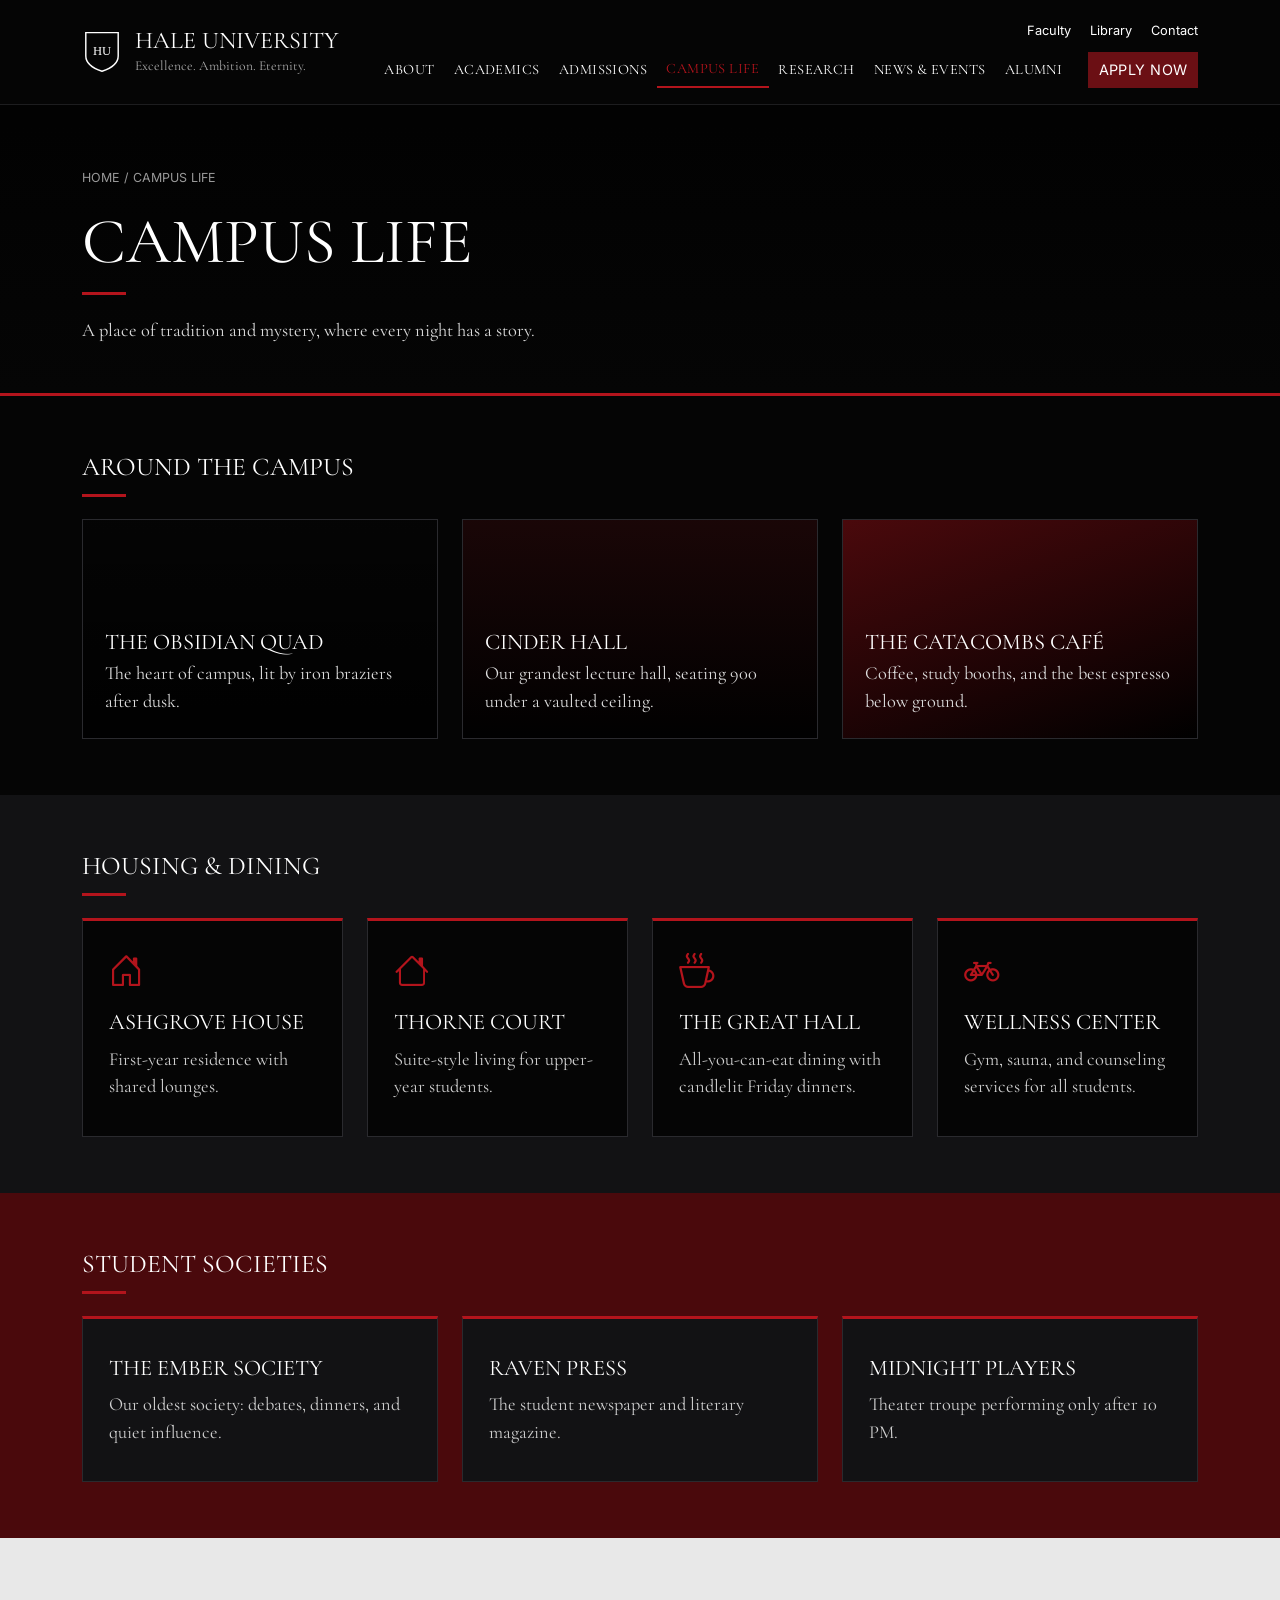
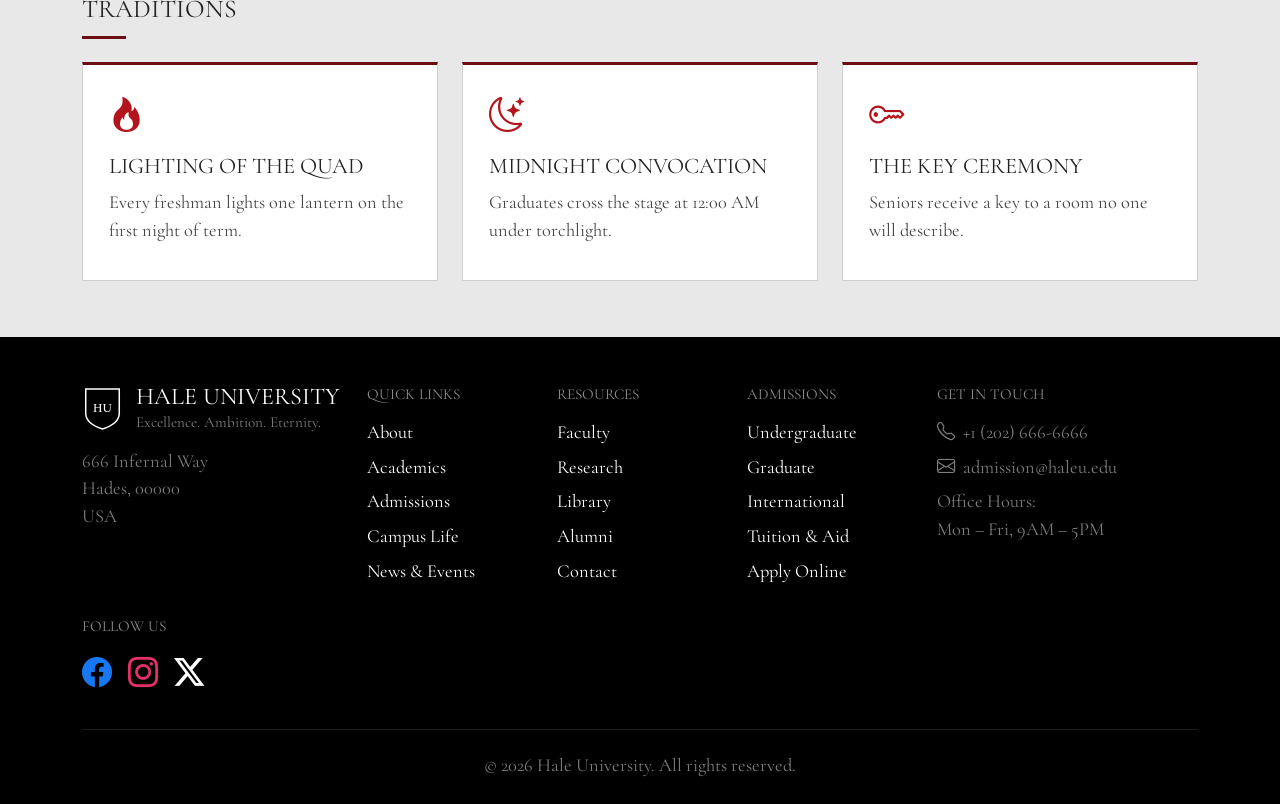
<file: campus-life.html>
<!doctype html>
<html lang="en">
  <head>
    <meta charset="UTF-8" />
    <meta name="viewport" content="width=device-width, initial-scale=1" />
    <title>Campus Life | Hale University</title>
    <link
      href="https://cdn.jsdelivr.net/npm/bootstrap@5.3.3/dist/css/bootstrap.min.css"
      rel="stylesheet"
    />
    <link
      href="https://cdn.jsdelivr.net/npm/bootstrap-icons@1.11.3/font/bootstrap-icons.min.css"
      rel="stylesheet"
    />
    <link
      href="https://fonts.googleapis.com/css2?family=Cormorant+Garamond:wght@400;500&family=Inter:wght@400;500&display=swap"
      rel="stylesheet"
    />
    <link href="style.css" rel="stylesheet" />
  </head>
  <body>
    <header class="site-header">
      <nav class="navbar navbar-expand-lg navbar-dark py-3">
        <div class="container-xl">
          <a class="navbar-brand logo m-0" href="index.html">
            <svg viewBox="0 0 44 50">
              <path
                d="M4 4h36v26c0 9-9 14-18 17C13 44 4 39 4 30z"
                fill="none"
                stroke="#fff"
                stroke-width="1.6"
              />
              <text
                x="22"
                y="29"
                fill="#fff"
                font-size="14"
                text-anchor="middle"
                font-family="Georgia"
              >
                HU
              </text>
            </svg>
            <span
              ><span class="logo-name">HALE UNIVERSITY</span
              ><span class="logo-tag"
                >Excellence. Ambition. Eternity.</span
              ></span
            >
          </a>
          <button
            class="navbar-toggler"
            type="button"
            data-bs-toggle="collapse"
            data-bs-target="#mainMenu"
            aria-label="Menu"
          >
            <span class="navbar-toggler-icon"></span>
          </button>
          <div
            class="collapse navbar-collapse justify-content-end"
            id="mainMenu"
          >
            <div>
              <div class="top-links text-end d-none d-lg-block mb-2">
                <a href="faculty.html">Faculty</a
                ><a href="library.html">Library</a
                ><a href="contact.html">Contact</a>
              </div>
              <div class="main-nav d-lg-flex align-items-center">
                <a href="about.html">About</a>
                <a href="academics.html">Academics</a>
                <a href="admissions.html">Admissions</a>
                <a href="campus-life.html" class="active">Campus Life</a>
                <a href="research.html">Research</a>
                <a href="news.html">News &amp; Events</a>
                <a href="alumni.html">Alumni</a>
                <a href="apply.html" class="btn btn-apply ms-lg-3 mt-3 mt-lg-0"
                  >Apply Now</a
                >
              </div>
            </div>
          </div>
        </div>
      </nav>
    </header>

    <main>
      <section class="page-banner alt">
        <div class="container-xl">
          <div class="crumbs"><a href="index.html">Home</a> / Campus Life</div>
          <h1>Campus Life</h1>
          <div class="red-line"></div>
          <p>
            A place of tradition and mystery, where every night has a story.
          </p>
        </div>
      </section>

      <section class="section-dark">
        <div class="container-xl">
          <h2 class="section-title">Around the Campus</h2>
          <div class="red-line"></div>
          <div class="row g-4">
            <div class="col-12 col-md-6 col-lg-4">
              <div class="tile">
                <h3>The Obsidian Quad</h3>
                <p>The heart of campus, lit by iron braziers after dusk.</p>
              </div>
            </div>
            <div class="col-12 col-md-6 col-lg-4">
              <div class="tile t2">
                <h3>Cinder Hall</h3>
                <p>
                  Our grandest lecture hall, seating 900 under a vaulted
                  ceiling.
                </p>
              </div>
            </div>
            <div class="col-12 col-md-6 col-lg-4">
              <div class="tile t3">
                <h3>The Catacombs Café</h3>
                <p>Coffee, study booths, and the best espresso below ground.</p>
              </div>
            </div>
          </div>
        </div>
      </section>

      <section class="section-panel">
        <div class="container-xl">
          <h2 class="section-title">Housing &amp; Dining</h2>
          <div class="red-line"></div>
          <div class="row g-4">
            <div class="col-12 col-md-6 col-lg-3">
              <div class="hu-card">
                <i class="bi bi-house-door icon"></i>
                <h3>Ashgrove House</h3>
                <p>First-year residence with shared lounges.</p>
              </div>
            </div>
            <div class="col-12 col-md-6 col-lg-3">
              <div class="hu-card">
                <i class="bi bi-house icon"></i>
                <h3>Thorne Court</h3>
                <p>Suite-style living for upper-year students.</p>
              </div>
            </div>
            <div class="col-12 col-md-6 col-lg-3">
              <div class="hu-card">
                <i class="bi bi-cup-hot icon"></i>
                <h3>The Great Hall</h3>
                <p>All-you-can-eat dining with candlelit Friday dinners.</p>
              </div>
            </div>
            <div class="col-12 col-md-6 col-lg-3">
              <div class="hu-card">
                <i class="bi bi-bicycle icon"></i>
                <h3>Wellness Center</h3>
                <p>Gym, sauna, and counseling services for all students.</p>
              </div>
            </div>
          </div>
        </div>
      </section>

      <section class="section-wine">
        <div class="container-xl">
          <h2 class="section-title">Student Societies</h2>
          <div class="red-line"></div>
          <div class="row g-4">
            <div class="col-12 col-md-4">
              <div class="hu-card">
                <h3>The Ember Society</h3>
                <p>
                  Our oldest society: debates, dinners, and quiet influence.
                </p>
              </div>
            </div>
            <div class="col-12 col-md-4">
              <div class="hu-card">
                <h3>Raven Press</h3>
                <p>The student newspaper and literary magazine.</p>
              </div>
            </div>
            <div class="col-12 col-md-4">
              <div class="hu-card">
                <h3>Midnight Players</h3>
                <p>Theater troupe performing only after 10 PM.</p>
              </div>
            </div>
          </div>
        </div>
      </section>

      <section class="section-light">
        <div class="container-xl">
          <h2 class="section-title">Traditions</h2>
          <div class="red-line"></div>
          <div class="row g-4">
            <div class="col-12 col-md-4">
              <div class="hu-card">
                <i class="bi bi-fire icon"></i>
                <h3>Lighting of the Quad</h3>
                <p>
                  Every freshman lights one lantern on the first night of term.
                </p>
              </div>
            </div>
            <div class="col-12 col-md-4">
              <div class="hu-card">
                <i class="bi bi-moon-stars icon"></i>
                <h3>Midnight Convocation</h3>
                <p>Graduates cross the stage at 12:00 AM under torchlight.</p>
              </div>
            </div>
            <div class="col-12 col-md-4">
              <div class="hu-card">
                <i class="bi bi-key icon"></i>
                <h3>The Key Ceremony</h3>
                <p>Seniors receive a key to a room no one will describe.</p>
              </div>
            </div>
          </div>
        </div>
      </section>
    </main>

    <footer class="site-footer">
      <div class="container-xl">
        <div class="row g-4">
          <div class="col-12 col-lg-3">
            <div class="logo mb-3">
              <svg viewBox="0 0 44 50">
                <path
                  d="M4 4h36v26c0 9-9 14-18 17C13 44 4 39 4 30z"
                  fill="none"
                  stroke="#fff"
                  stroke-width="1.6"
                />
                <text
                  x="22"
                  y="29"
                  fill="#fff"
                  font-size="14"
                  text-anchor="middle"
                  font-family="Georgia"
                >
                  HU
                </text>
              </svg>
              <span
                ><span class="logo-name fs-4">HALE UNIVERSITY</span
                ><span class="logo-tag muted"
                  >Excellence. Ambition. Eternity.</span
                ></span
              >
            </div>
            <address class="muted mb-0">
              666 Infernal Way<br />Hades, 00000<br />USA
            </address>
          </div>
          <div class="col-6 col-md-3 col-lg-2">
            <h4>Quick Links</h4>
            <ul>
              <li><a href="about.html">About</a></li>
              <li><a href="academics.html">Academics</a></li>
              <li><a href="admissions.html">Admissions</a></li>
              <li><a href="campus-life.html">Campus Life</a></li>
              <li><a href="news.html">News &amp; Events</a></li>
            </ul>
          </div>
          <div class="col-6 col-md-3 col-lg-2">
            <h4>Resources</h4>
            <ul>
              <li><a href="faculty.html">Faculty</a></li>
              <li><a href="research.html">Research</a></li>
              <li><a href="library.html">Library</a></li>
              <li><a href="alumni.html">Alumni</a></li>
              <li><a href="contact.html">Contact</a></li>
            </ul>
          </div>
          <div class="col-6 col-md-3 col-lg-2">
            <h4>Admissions</h4>
            <ul>
              <li><a href="admissions.html">Undergraduate</a></li>
              <li><a href="admissions.html">Graduate</a></li>
              <li><a href="admissions.html">International</a></li>
              <li><a href="admissions.html">Tuition &amp; Aid</a></li>
              <li><a href="apply.html">Apply Online</a></li>
            </ul>
          </div>
          <div class="col-6 col-md-3 col-lg-3">
            <h4>Get in touch</h4>
            <ul class="muted">
              <li><i class="bi bi-telephone me-2"></i>+1 (202) 666-6666</li>
              <li><i class="bi bi-envelope me-2"></i>admission@haleu.edu</li>
              <li>Office Hours:<br />Mon – Fri, 9AM – 5PM</li>
            </ul>
          </div>
          <div class="col-12">
            <h4>Follow us</h4>
            <div class="social">
              <a href="#" aria-label="Facebook"
                ><i class="bi bi-facebook"></i></a
              ><a href="#" aria-label="Instagram"
                ><i class="bi bi-instagram"></i></a
              ><a href="#" aria-label="X"><i class="bi bi-twitter-x"></i></a>
            </div>
          </div>
        </div>
        <div class="copyright">
          &copy; 2026 Hale University. All rights reserved.
        </div>
      </div>
    </footer>
    <script src="https://cdn.jsdelivr.net/npm/bootstrap@5.3.3/dist/js/bootstrap.bundle.min.js"></script>
  </body>
</html>
</file>
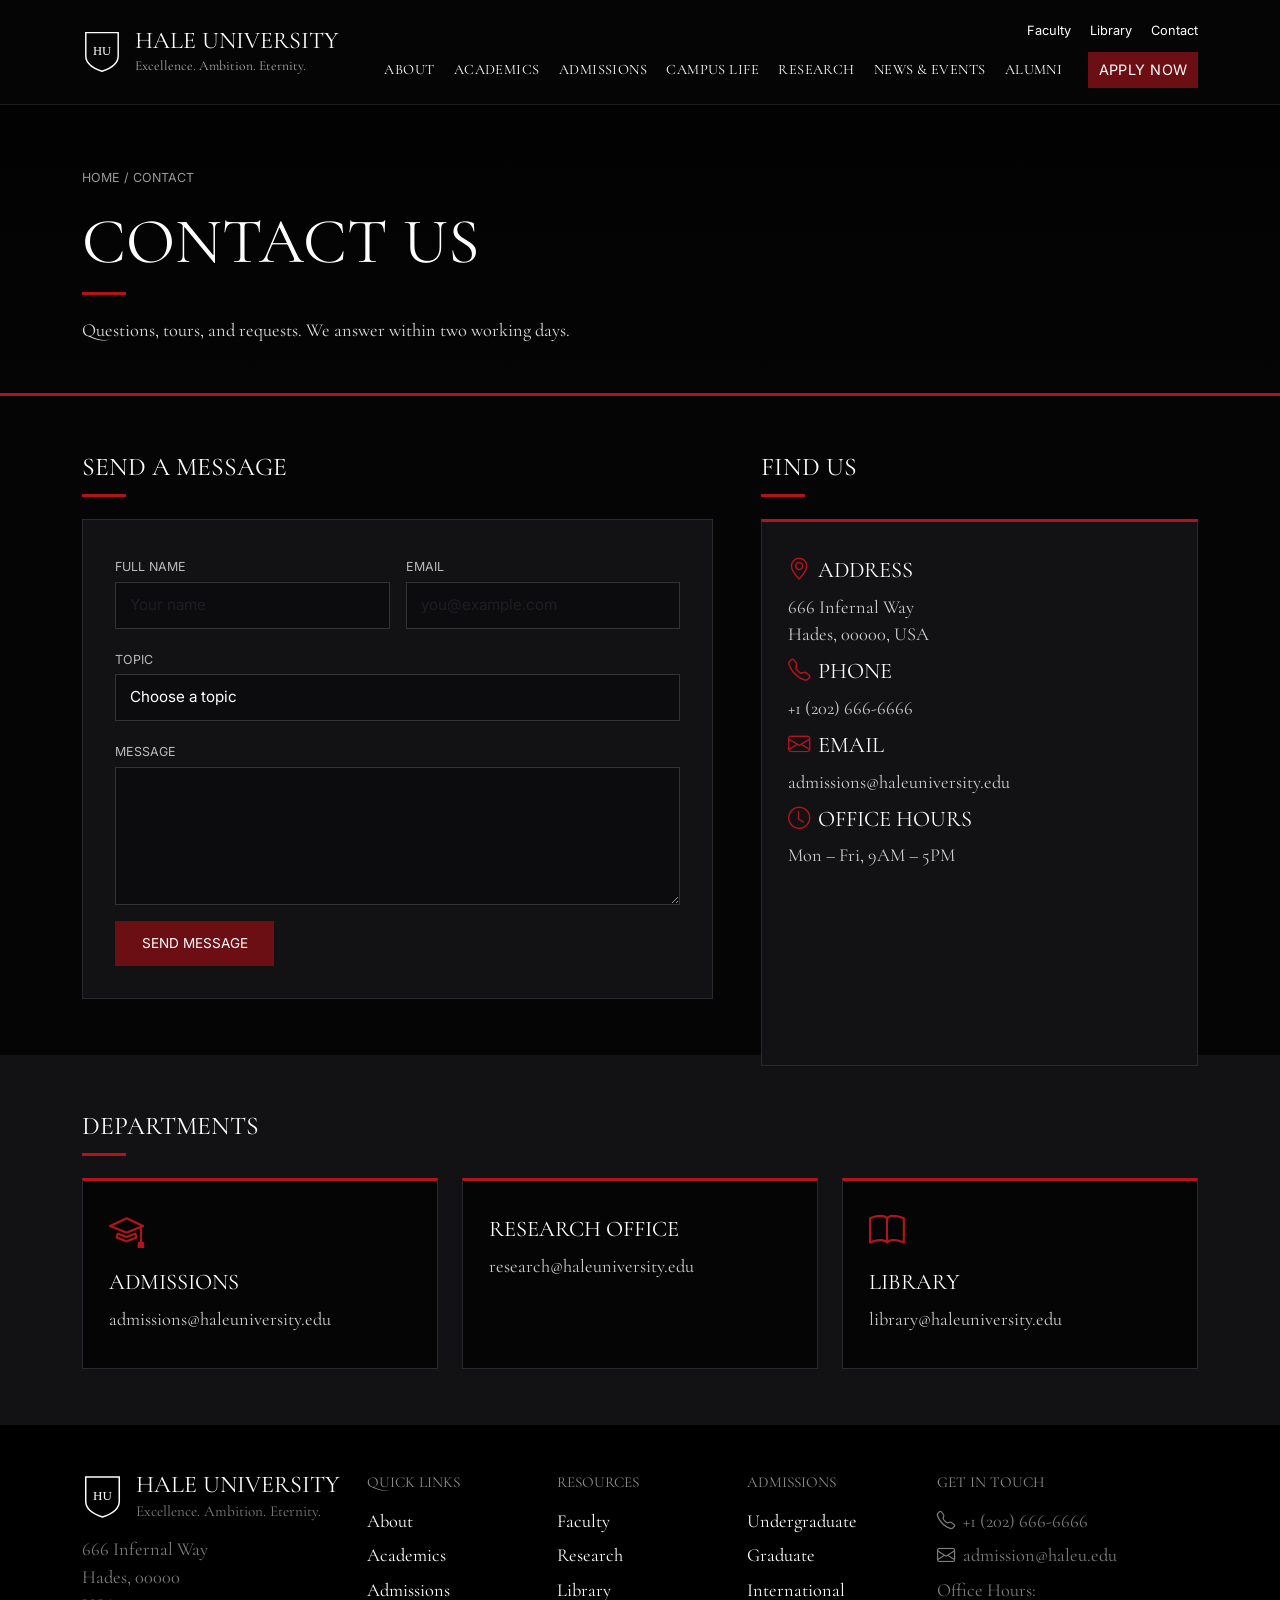
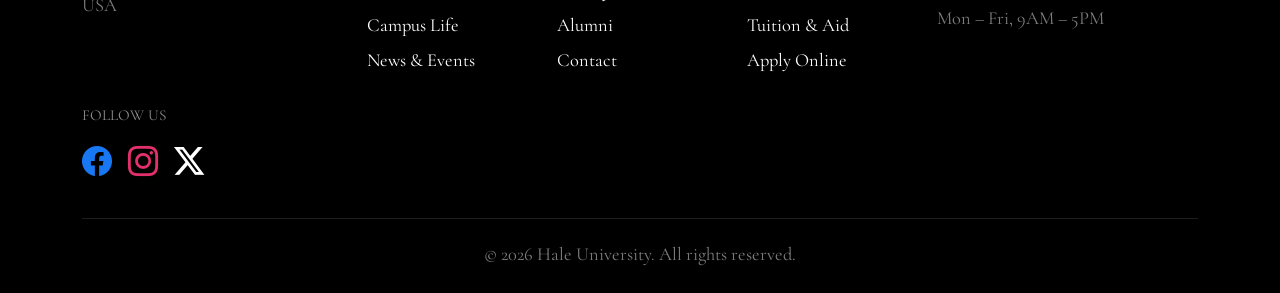
<file: contact.html>
<!doctype html>
<html lang="en">
  <head>
    <meta charset="UTF-8" />
    <meta name="viewport" content="width=device-width, initial-scale=1" />
    <title>Contact | Hale University</title>
    <link
      href="https://cdn.jsdelivr.net/npm/bootstrap@5.3.3/dist/css/bootstrap.min.css"
      rel="stylesheet"
    />
    <link
      href="https://cdn.jsdelivr.net/npm/bootstrap-icons@1.11.3/font/bootstrap-icons.min.css"
      rel="stylesheet"
    />
    <link
      href="https://fonts.googleapis.com/css2?family=Cormorant+Garamond:wght@400;500&family=Inter:wght@400;500&display=swap"
      rel="stylesheet"
    />
    <link href="style.css" rel="stylesheet" />
  </head>
  <body>
    <header class="site-header">
      <nav class="navbar navbar-expand-lg navbar-dark py-3">
        <div class="container-xl">
          <a class="navbar-brand logo m-0" href="index.html">
            <svg viewBox="0 0 44 50">
              <path
                d="M4 4h36v26c0 9-9 14-18 17C13 44 4 39 4 30z"
                fill="none"
                stroke="#fff"
                stroke-width="1.6"
              />
              <text
                x="22"
                y="29"
                fill="#fff"
                font-size="14"
                text-anchor="middle"
                font-family="Georgia"
              >
                HU
              </text>
            </svg>
            <span
              ><span class="logo-name">HALE UNIVERSITY</span
              ><span class="logo-tag"
                >Excellence. Ambition. Eternity.</span
              ></span
            >
          </a>
          <button
            class="navbar-toggler"
            type="button"
            data-bs-toggle="collapse"
            data-bs-target="#mainMenu"
            aria-label="Menu"
          >
            <span class="navbar-toggler-icon"></span>
          </button>
          <div
            class="collapse navbar-collapse justify-content-end"
            id="mainMenu"
          >
            <div>
              <div class="top-links text-end d-none d-lg-block mb-2">
                <a href="faculty.html">Faculty</a
                ><a href="library.html">Library</a
                ><a href="contact.html">Contact</a>
              </div>
              <div class="main-nav d-lg-flex align-items-center">
                <a href="about.html">About</a>
                <a href="academics.html">Academics</a>
                <a href="admissions.html">Admissions</a>
                <a href="campus-life.html">Campus Life</a>
                <a href="research.html">Research</a>
                <a href="news.html">News &amp; Events</a>
                <a href="alumni.html">Alumni</a>
                <a href="apply.html" class="btn btn-apply ms-lg-3 mt-3 mt-lg-0"
                  >Apply Now</a
                >
              </div>
            </div>
          </div>
        </div>
      </nav>
    </header>

    <main>
      <section class="page-banner alt">
        <div class="container-xl">
          <div class="crumbs"><a href="index.html">Home</a> / Contact</div>
          <h1>Contact Us</h1>
          <div class="red-line"></div>
          <p>
            Questions, tours, and requests. We answer within two working days.
          </p>
        </div>
      </section>

      <section class="section-dark">
        <div class="container-xl">
          <div class="row g-5">
            <div class="col-12 col-lg-7">
              <h2 class="section-title">Send a Message</h2>
              <div class="red-line"></div>
              <div class="form-wrap">
                <div id="formOk" class="alert alert-success d-none">
                  Message sent. We will reply within two working days.
                </div>
                <form class="hu-form needs-validation row g-3" novalidate>
                  <div class="col-md-6">
                    <label for="name" class="form-label">Full name</label
                    ><input
                      type="text"
                      class="form-control"
                      id="name"
                      placeholder="Your name"
                      required
                    />
                  </div>
                  <div class="col-md-6">
                    <label for="email" class="form-label">Email</label
                    ><input
                      type="email"
                      class="form-control"
                      id="email"
                      placeholder="you@example.com"
                      required
                    />
                  </div>
                  <div class="col-12">
                    <label for="topic" class="form-label">Topic</label>
                    <select id="topic" class="form-select" required>
                      <option value="">Choose a topic</option>
                      <option>Admissions</option>
                      <option>Book a campus tour</option>
                      <option>Research Office</option>
                      <option>Library</option>
                      <option>Alumni</option>
                      <option>Other</option>
                    </select>
                  </div>
                  <div class="col-12">
                    <label for="msg" class="form-label">Message</label
                    ><textarea
                      id="msg"
                      class="form-control"
                      rows="5"
                      required
                    ></textarea>
                  </div>
                  <div class="col-12">
                    <button type="submit" class="btn btn-apply">
                      Send message
                    </button>
                  </div>
                </form>
              </div>
            </div>
            <div class="col-12 col-lg-5">
              <h2 class="section-title">Find Us</h2>
              <div class="red-line"></div>
              <div class="hu-card">
                <h3><i class="bi bi-geo-alt text-red me-2"></i>Address</h3>
                <p>666 Infernal Way<br />Hades, 00000, USA</p>
                <h3><i class="bi bi-telephone text-red me-2"></i>Phone</h3>
                <p>+1 (202) 666-6666</p>
                <h3><i class="bi bi-envelope text-red me-2"></i>Email</h3>
                <p>admissions@haleuniversity.edu</p>
                <h3><i class="bi bi-clock text-red me-2"></i>Office Hours</h3>
                <p>Mon – Fri, 9AM – 5PM</p>
              </div>
            </div>
          </div>
        </div>
      </section>

      <section class="section-panel">
        <div class="container-xl">
          <h2 class="section-title">Departments</h2>
          <div class="red-line"></div>
          <div class="row g-4">
            <div class="col-12 col-md-4">
              <div class="hu-card">
                <i class="bi bi-mortarboard icon"></i>
                <h3>Admissions</h3>
                <p>admissions@haleuniversity.edu</p>
              </div>
            </div>
            <div class="col-12 col-md-4">
              <div class="hu-card">
                <i class="bi bi-flask icon"></i>
                <h3>Research Office</h3>
                <p>research@haleuniversity.edu</p>
              </div>
            </div>
            <div class="col-12 col-md-4">
              <div class="hu-card">
                <i class="bi bi-book icon"></i>
                <h3>Library</h3>
                <p>library@haleuniversity.edu</p>
              </div>
            </div>
          </div>
        </div>
      </section>
    </main>

    <footer class="site-footer">
      <div class="container-xl">
        <div class="row g-4">
          <div class="col-12 col-lg-3">
            <div class="logo mb-3">
              <svg viewBox="0 0 44 50">
                <path
                  d="M4 4h36v26c0 9-9 14-18 17C13 44 4 39 4 30z"
                  fill="none"
                  stroke="#fff"
                  stroke-width="1.6"
                />
                <text
                  x="22"
                  y="29"
                  fill="#fff"
                  font-size="14"
                  text-anchor="middle"
                  font-family="Georgia"
                >
                  HU
                </text>
              </svg>
              <span
                ><span class="logo-name fs-4">HALE UNIVERSITY</span
                ><span class="logo-tag muted"
                  >Excellence. Ambition. Eternity.</span
                ></span
              >
            </div>
            <address class="muted mb-0">
              666 Infernal Way<br />Hades, 00000<br />USA
            </address>
          </div>
          <div class="col-6 col-md-3 col-lg-2">
            <h4>Quick Links</h4>
            <ul>
              <li><a href="about.html">About</a></li>
              <li><a href="academics.html">Academics</a></li>
              <li><a href="admissions.html">Admissions</a></li>
              <li><a href="campus-life.html">Campus Life</a></li>
              <li><a href="news.html">News &amp; Events</a></li>
            </ul>
          </div>
          <div class="col-6 col-md-3 col-lg-2">
            <h4>Resources</h4>
            <ul>
              <li><a href="faculty.html">Faculty</a></li>
              <li><a href="research.html">Research</a></li>
              <li><a href="library.html">Library</a></li>
              <li><a href="alumni.html">Alumni</a></li>
              <li><a href="contact.html">Contact</a></li>
            </ul>
          </div>
          <div class="col-6 col-md-3 col-lg-2">
            <h4>Admissions</h4>
            <ul>
              <li><a href="admissions.html">Undergraduate</a></li>
              <li><a href="admissions.html">Graduate</a></li>
              <li><a href="admissions.html">International</a></li>
              <li><a href="admissions.html">Tuition &amp; Aid</a></li>
              <li><a href="apply.html">Apply Online</a></li>
            </ul>
          </div>
          <div class="col-6 col-md-3 col-lg-3">
            <h4>Get in touch</h4>
            <ul class="muted">
              <li><i class="bi bi-telephone me-2"></i>+1 (202) 666-6666</li>
              <li><i class="bi bi-envelope me-2"></i>admission@haleu.edu</li>
              <li>Office Hours:<br />Mon – Fri, 9AM – 5PM</li>
            </ul>
          </div>
          <div class="col-12">
            <h4>Follow us</h4>
            <div class="social">
              <a href="#" aria-label="Facebook"
                ><i class="bi bi-facebook"></i></a
              ><a href="#" aria-label="Instagram"
                ><i class="bi bi-instagram"></i></a
              ><a href="#" aria-label="X"><i class="bi bi-twitter-x"></i></a>
            </div>
          </div>
        </div>
        <div class="copyright">
          &copy; 2026 Hale University. All rights reserved.
        </div>
      </div>
    </footer>
    <script src="https://cdn.jsdelivr.net/npm/bootstrap@5.3.3/dist/js/bootstrap.bundle.min.js"></script>
    <script>
      document.querySelectorAll(".needs-validation").forEach(function (f) {
        f.addEventListener("submit", function (e) {
          e.preventDefault();
          var pw = f.querySelector("#password"),
            cf = f.querySelector("#confirm");
          if (pw && cf)
            cf.setCustomValidity(
              pw.value === cf.value ? "" : "Passwords do not match",
            );
          if (f.checkValidity()) {
            var ok = document.getElementById("formOk");
            if (ok) ok.classList.remove("d-none");
            f.reset();
            f.classList.remove("was-validated");
          } else f.classList.add("was-validated");
        });
      });
    </script>
  </body>
</html>
</file>
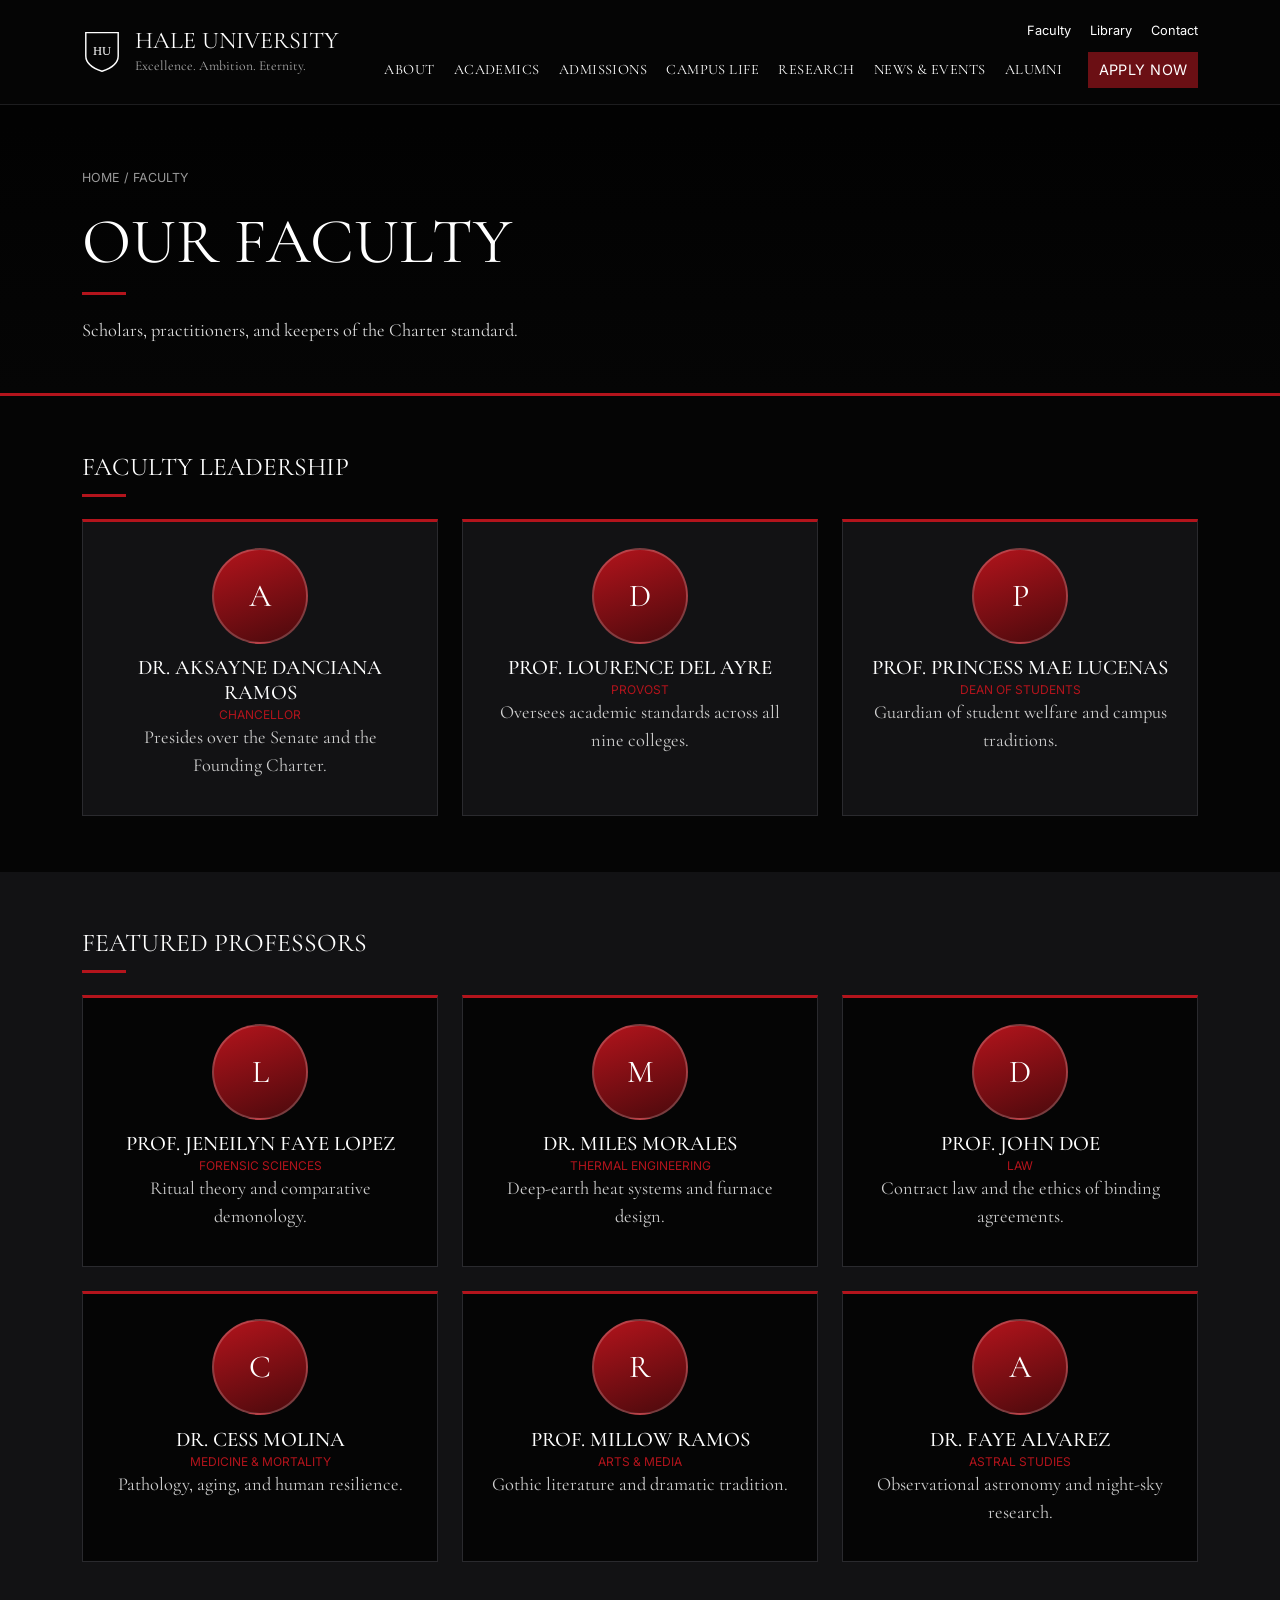
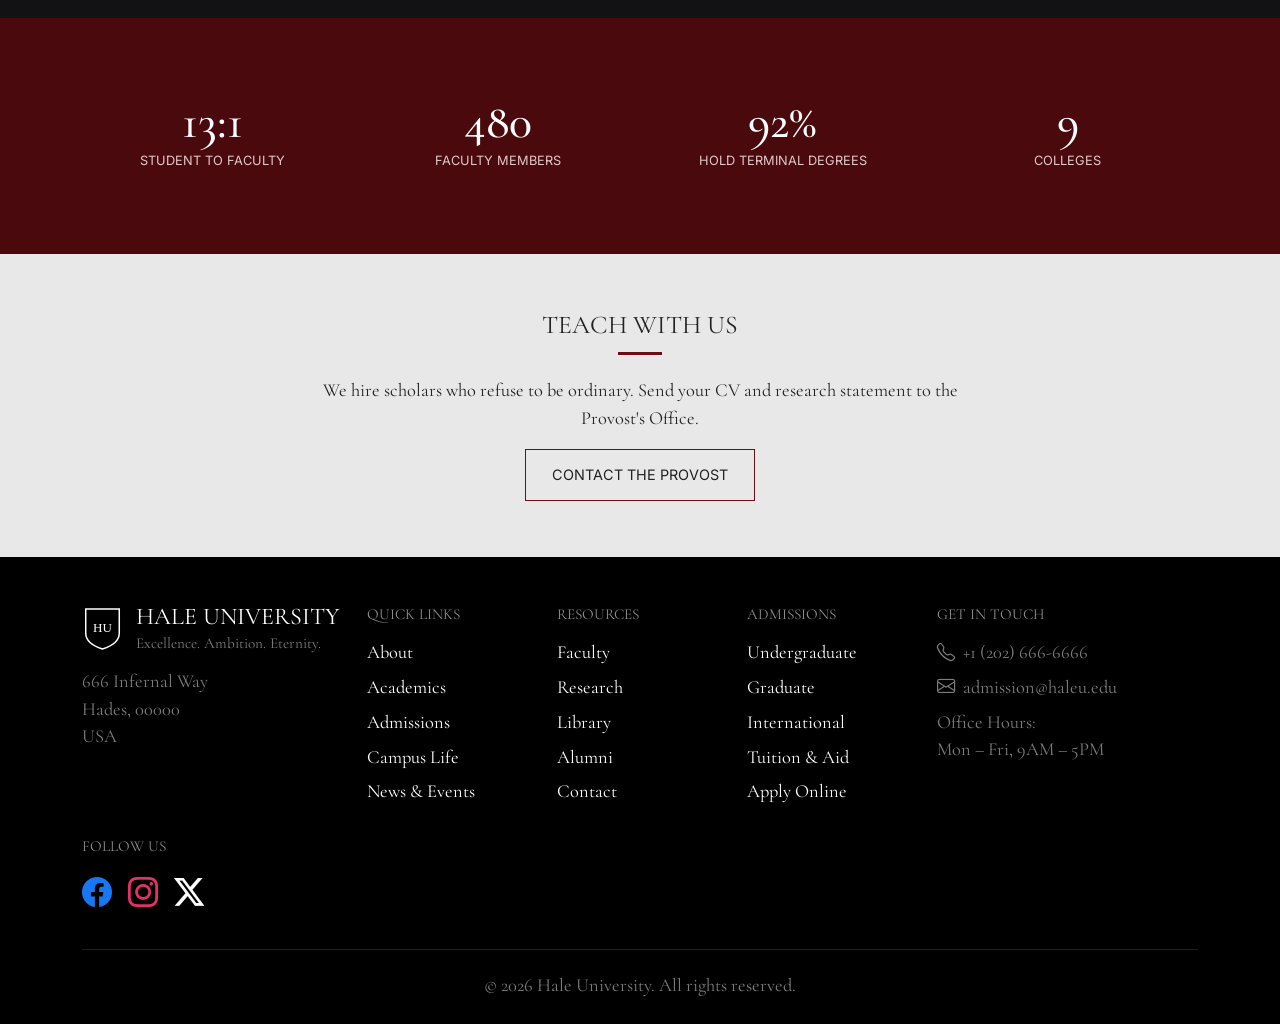
<file: faculty.html>
<!doctype html>
<html lang="en">
  <head>
    <meta charset="UTF-8" />
    <meta name="viewport" content="width=device-width, initial-scale=1" />
    <title>Faculty | Hale University</title>
    <link
      href="https://cdn.jsdelivr.net/npm/bootstrap@5.3.3/dist/css/bootstrap.min.css"
      rel="stylesheet"
    />
    <link
      href="https://cdn.jsdelivr.net/npm/bootstrap-icons@1.11.3/font/bootstrap-icons.min.css"
      rel="stylesheet"
    />
    <link
      href="https://fonts.googleapis.com/css2?family=Cormorant+Garamond:wght@400;500&family=Inter:wght@400;500&display=swap"
      rel="stylesheet"
    />
    <link href="style.css" rel="stylesheet" />
  </head>
  <body>
    <header class="site-header">
      <nav class="navbar navbar-expand-lg navbar-dark py-3">
        <div class="container-xl">
          <a class="navbar-brand logo m-0" href="index.html">
            <svg viewBox="0 0 44 50">
              <path
                d="M4 4h36v26c0 9-9 14-18 17C13 44 4 39 4 30z"
                fill="none"
                stroke="#fff"
                stroke-width="1.6"
              />
              <text
                x="22"
                y="29"
                fill="#fff"
                font-size="14"
                text-anchor="middle"
                font-family="Georgia"
              >
                HU
              </text>
            </svg>
            <span
              ><span class="logo-name">HALE UNIVERSITY</span
              ><span class="logo-tag"
                >Excellence. Ambition. Eternity.</span
              ></span
            >
          </a>
          <button
            class="navbar-toggler"
            type="button"
            data-bs-toggle="collapse"
            data-bs-target="#mainMenu"
            aria-label="Menu"
          >
            <span class="navbar-toggler-icon"></span>
          </button>
          <div
            class="collapse navbar-collapse justify-content-end"
            id="mainMenu"
          >
            <div>
              <div class="top-links text-end d-none d-lg-block mb-2">
                <a href="faculty.html">Faculty</a
                ><a href="library.html">Library</a
                ><a href="contact.html">Contact</a>
              </div>
              <div class="main-nav d-lg-flex align-items-center">
                <a href="about.html">About</a>
                <a href="academics.html">Academics</a>
                <a href="admissions.html">Admissions</a>
                <a href="campus-life.html">Campus Life</a>
                <a href="research.html">Research</a>
                <a href="news.html">News &amp; Events</a>
                <a href="alumni.html">Alumni</a>
                <a href="apply.html" class="btn btn-apply ms-lg-3 mt-3 mt-lg-0"
                  >Apply Now</a
                >
              </div>
            </div>
          </div>
        </div>
      </nav>
    </header>

    <main>
      <section class="page-banner alt">
        <div class="container-xl">
          <div class="crumbs"><a href="index.html">Home</a> / Faculty</div>
          <h1>Our Faculty</h1>
          <div class="red-line"></div>
          <p>Scholars, practitioners, and keepers of the Charter standard.</p>
        </div>
      </section>

      <section class="section-dark">
        <div class="container-xl">
          <h2 class="section-title">Faculty Leadership</h2>
          <div class="red-line"></div>
          <div class="row g-4">
            <div class="col-12 col-md-4">
              <div class="hu-card person">
                <div class="avatar text-white">A</div>
                <h3>Dr. Aksayne Danciana Ramos</h3>
                <div class="role">Chancellor</div>
                <p>Presides over the Senate and the Founding Charter.</p>
              </div>
            </div>
            <div class="col-12 col-md-4">
              <div class="hu-card person">
                <div class="avatar text-white">D</div>
                <h3>Prof. Lourence Del Ayre</h3>
                <div class="role">Provost</div>
                <p>Oversees academic standards across all nine colleges.</p>
              </div>
            </div>
            <div class="col-12 col-md-4">
              <div class="hu-card person">
                <div class="avatar text-white">P</div>
                <h3>Prof. Princess Mae Lucenas</h3>
                <div class="role">Dean of Students</div>
                <p>Guardian of student welfare and campus traditions.</p>
              </div>
            </div>
          </div>
        </div>
      </section>

      <section class="section-panel">
        <div class="container-xl">
          <h2 class="section-title">Featured Professors</h2>
          <div class="red-line"></div>
          <div class="row g-4">
            <div class="col-12 col-md-6 col-lg-4">
              <div class="hu-card person">
                <div class="avatar text-white">L</div>
                <h3>Prof. Jeneilyn Faye Lopez</h3>
                <div class="role">Forensic Sciences</div>
                <p>Ritual theory and comparative demonology.</p>
              </div>
            </div>
            <div class="col-12 col-md-6 col-lg-4">
              <div class="hu-card person">
                <div class="avatar text-white">M</div>
                <h3>Dr. Miles Morales</h3>
                <div class="role">Thermal Engineering</div>
                <p>Deep-earth heat systems and furnace design.</p>
              </div>
            </div>
            <div class="col-12 col-md-6 col-lg-4">
              <div class="hu-card person">
                <div class="avatar text-white">D</div>
                <h3>Prof. John Doe</h3>
                <div class="role">Law</div>
                <p>Contract law and the ethics of binding agreements.</p>
              </div>
            </div>
            <div class="col-12 col-md-6 col-lg-4">
              <div class="hu-card person">
                <div class="avatar text-white">C</div>
                <h3>Dr. Cess Molina</h3>
                <div class="role">Medicine &amp; Mortality</div>
                <p>Pathology, aging, and human resilience.</p>
              </div>
            </div>
            <div class="col-12 col-md-6 col-lg-4">
              <div class="hu-card person">
                <div class="avatar text-white">R</div>
                <h3>Prof. Millow Ramos</h3>
                <div class="role">Arts &amp; Media</div>
                <p>Gothic literature and dramatic tradition.</p>
              </div>
            </div>
            <div class="col-12 col-md-6 col-lg-4">
              <div class="hu-card person">
                <div class="avatar text-white">A</div>
                <h3>Dr. Faye Alvarez</h3>
                <div class="role">Astral Studies</div>
                <p>Observational astronomy and night-sky research.</p>
              </div>
            </div>
          </div>
        </div>
      </section>

      <section class="section-wine">
        <div class="container-xl">
          <div class="row">
            <div class="col-6 col-md-3 stat">
              <strong>13:1</strong><span>Student to faculty</span>
            </div>
            <div class="col-6 col-md-3 stat">
              <strong>480</strong><span>Faculty members</span>
            </div>
            <div class="col-6 col-md-3 stat">
              <strong>92%</strong><span>Hold terminal degrees</span>
            </div>
            <div class="col-6 col-md-3 stat">
              <strong>9</strong><span>Colleges</span>
            </div>
          </div>
        </div>
      </section>

      <section class="section-light">
        <div class="container-xl text-center">
          <h2 class="section-title">Teach With Us</h2>
          <div class="red-line mx-auto"></div>
          <p class="mx-auto" style="max-width: 640px">
            We hire scholars who refuse to be ordinary. Send your CV and
            research statement to the Provost's Office.
          </p>
          <a href="contact.html" class="btn-story">Contact the Provost</a>
        </div>
      </section>
    </main>

    <footer class="site-footer">
      <div class="container-xl">
        <div class="row g-4">
          <div class="col-12 col-lg-3">
            <div class="logo mb-3">
              <svg viewBox="0 0 44 50">
                <path
                  d="M4 4h36v26c0 9-9 14-18 17C13 44 4 39 4 30z"
                  fill="none"
                  stroke="#fff"
                  stroke-width="1.6"
                />
                <text
                  x="22"
                  y="29"
                  fill="#fff"
                  font-size="14"
                  text-anchor="middle"
                  font-family="Georgia"
                >
                  HU
                </text>
              </svg>
              <span
                ><span class="logo-name fs-4">HALE UNIVERSITY</span
                ><span class="logo-tag muted"
                  >Excellence. Ambition. Eternity.</span
                ></span
              >
            </div>
            <address class="muted mb-0">
              666 Infernal Way<br />Hades, 00000<br />USA
            </address>
          </div>
          <div class="col-6 col-md-3 col-lg-2">
            <h4>Quick Links</h4>
            <ul>
              <li><a href="about.html">About</a></li>
              <li><a href="academics.html">Academics</a></li>
              <li><a href="admissions.html">Admissions</a></li>
              <li><a href="campus-life.html">Campus Life</a></li>
              <li><a href="news.html">News &amp; Events</a></li>
            </ul>
          </div>
          <div class="col-6 col-md-3 col-lg-2">
            <h4>Resources</h4>
            <ul>
              <li><a href="faculty.html">Faculty</a></li>
              <li><a href="research.html">Research</a></li>
              <li><a href="library.html">Library</a></li>
              <li><a href="alumni.html">Alumni</a></li>
              <li><a href="contact.html">Contact</a></li>
            </ul>
          </div>
          <div class="col-6 col-md-3 col-lg-2">
            <h4>Admissions</h4>
            <ul>
              <li><a href="admissions.html">Undergraduate</a></li>
              <li><a href="admissions.html">Graduate</a></li>
              <li><a href="admissions.html">International</a></li>
              <li><a href="admissions.html">Tuition &amp; Aid</a></li>
              <li><a href="apply.html">Apply Online</a></li>
            </ul>
          </div>
          <div class="col-6 col-md-3 col-lg-3">
            <h4>Get in touch</h4>
            <ul class="muted">
              <li><i class="bi bi-telephone me-2"></i>+1 (202) 666-6666</li>
              <li><i class="bi bi-envelope me-2"></i>admission@haleu.edu</li>

              <li>Office Hours:<br />Mon – Fri, 9AM – 5PM</li>
            </ul>
          </div>
          <div class="col-12">
            <h4>Follow us</h4>
            <div class="social">
              <a href="#" aria-label="Facebook"
                ><i class="bi bi-facebook"></i></a
              ><a href="#" aria-label="Instagram"
                ><i class="bi bi-instagram"></i></a
              ><a href="#" aria-label="X"><i class="bi bi-twitter-x"></i></a>
            </div>
          </div>
        </div>
        <div class="copyright">
          &copy; 2026 Hale University. All rights reserved.
        </div>
      </div>
    </footer>
    <script src="https://cdn.jsdelivr.net/npm/bootstrap@5.3.3/dist/js/bootstrap.bundle.min.js"></script>
  </body>
</html>
</file>
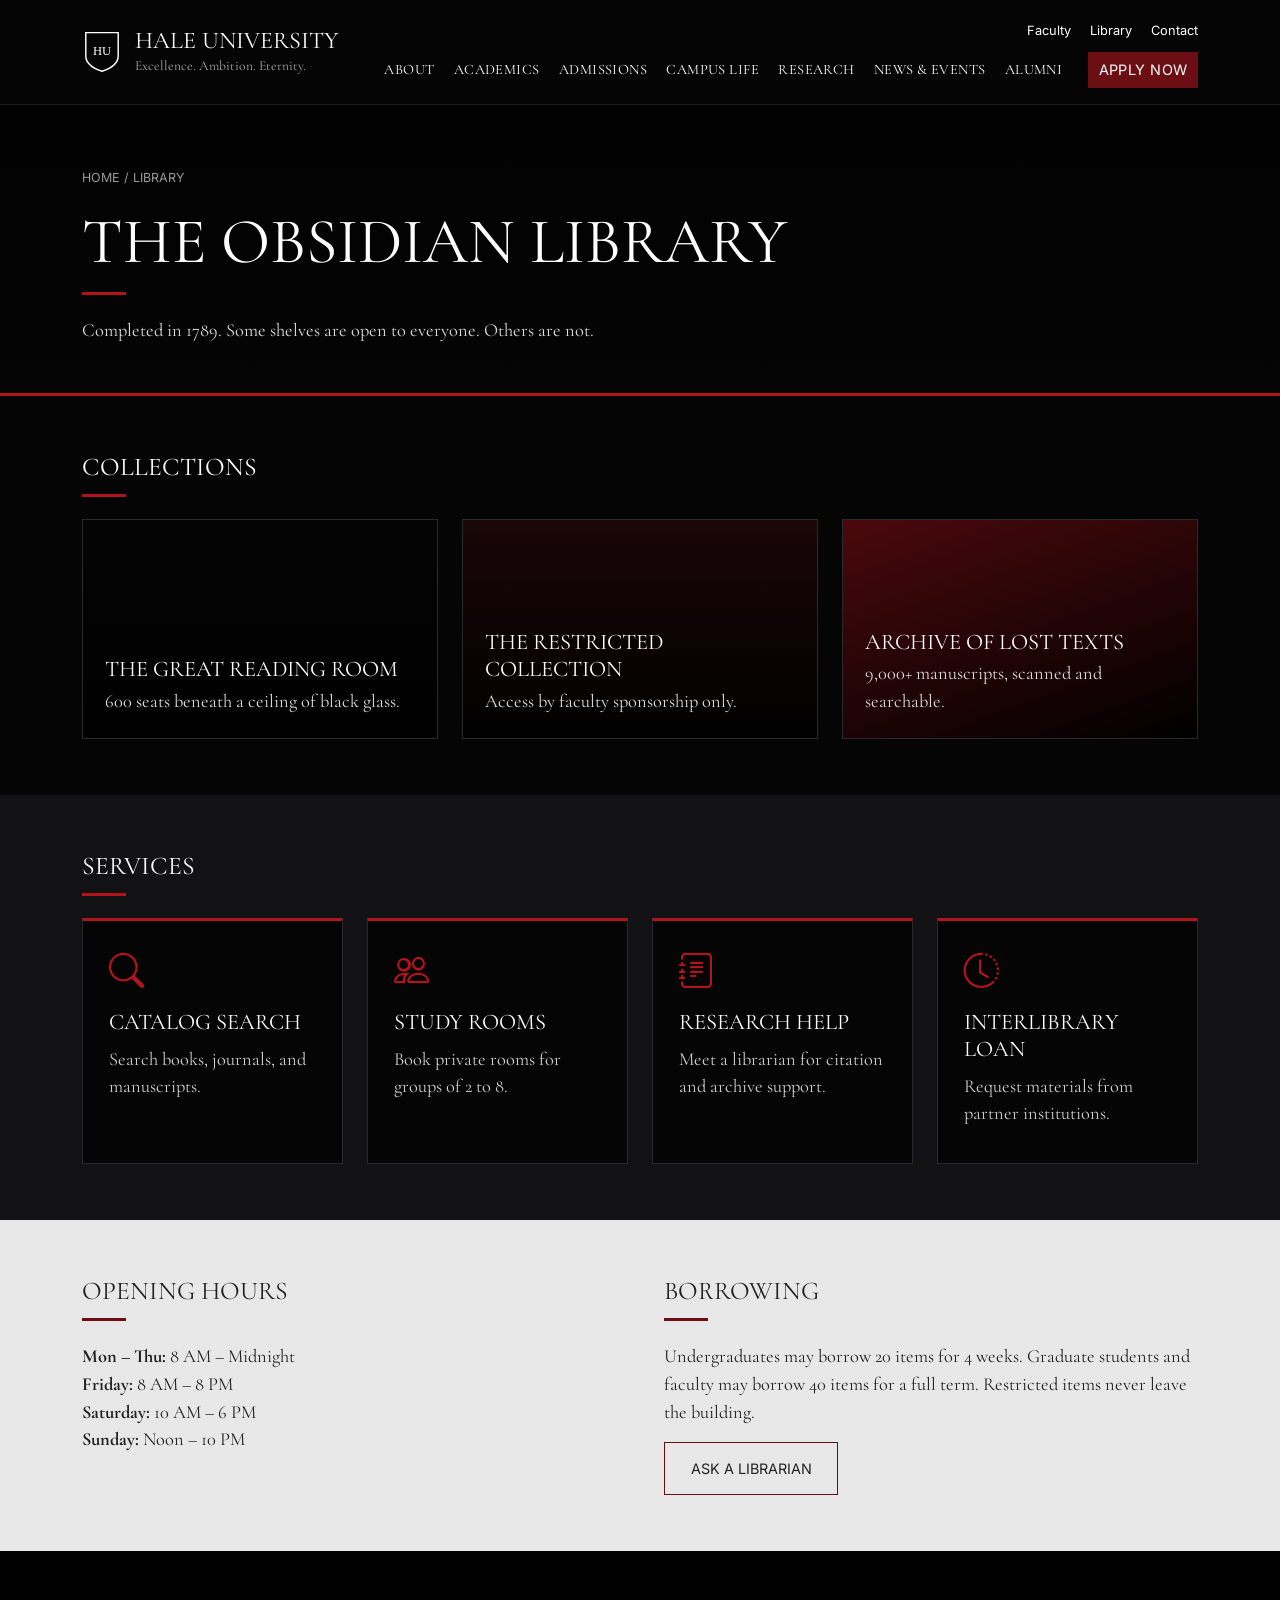
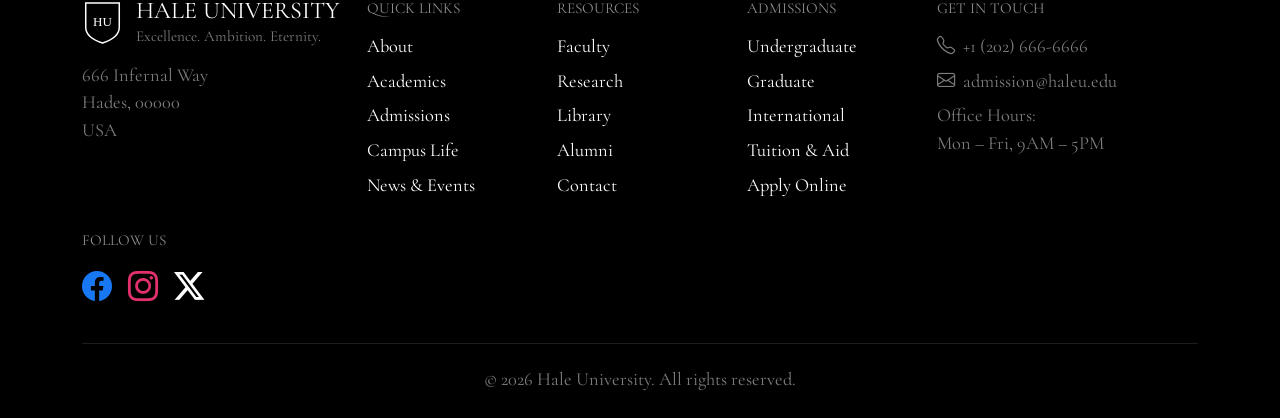
<file: library.html>
<!doctype html>
<html lang="en">
  <head>
    <meta charset="UTF-8" />
    <meta name="viewport" content="width=device-width, initial-scale=1" />
    <title>Library | Hale University</title>
    <link
      href="https://cdn.jsdelivr.net/npm/bootstrap@5.3.3/dist/css/bootstrap.min.css"
      rel="stylesheet"
    />
    <link
      href="https://cdn.jsdelivr.net/npm/bootstrap-icons@1.11.3/font/bootstrap-icons.min.css"
      rel="stylesheet"
    />
    <link
      href="https://fonts.googleapis.com/css2?family=Cormorant+Garamond:wght@400;500&family=Inter:wght@400;500&display=swap"
      rel="stylesheet"
    />
    <link href="style.css" rel="stylesheet" />
  </head>
  <body>
    <header class="site-header">
      <nav class="navbar navbar-expand-lg navbar-dark py-3">
        <div class="container-xl">
          <a class="navbar-brand logo m-0" href="index.html">
            <svg viewBox="0 0 44 50">
              <path
                d="M4 4h36v26c0 9-9 14-18 17C13 44 4 39 4 30z"
                fill="none"
                stroke="#fff"
                stroke-width="1.6"
              />
              <text
                x="22"
                y="29"
                fill="#fff"
                font-size="14"
                text-anchor="middle"
                font-family="Georgia"
              >
                HU
              </text>
            </svg>
            <span
              ><span class="logo-name">HALE UNIVERSITY</span
              ><span class="logo-tag"
                >Excellence. Ambition. Eternity.</span
              ></span
            >
          </a>
          <button
            class="navbar-toggler"
            type="button"
            data-bs-toggle="collapse"
            data-bs-target="#mainMenu"
            aria-label="Menu"
          >
            <span class="navbar-toggler-icon"></span>
          </button>
          <div
            class="collapse navbar-collapse justify-content-end"
            id="mainMenu"
          >
            <div>
              <div class="top-links text-end d-none d-lg-block mb-2">
                <a href="faculty.html">Faculty</a
                ><a href="library.html">Library</a
                ><a href="contact.html">Contact</a>
              </div>
              <div class="main-nav d-lg-flex align-items-center">
                <a href="about.html">About</a>
                <a href="academics.html">Academics</a>
                <a href="admissions.html">Admissions</a>
                <a href="campus-life.html">Campus Life</a>
                <a href="research.html">Research</a>
                <a href="news.html">News &amp; Events</a>
                <a href="alumni.html">Alumni</a>
                <a href="apply.html" class="btn btn-apply ms-lg-3 mt-3 mt-lg-0"
                  >Apply Now</a
                >
              </div>
            </div>
          </div>
        </div>
      </nav>
    </header>

    <main>
      <section class="page-banner">
        <div class="container-xl">
          <div class="crumbs"><a href="index.html">Home</a> / Library</div>
          <h1>The Obsidian Library</h1>
          <div class="red-line"></div>
          <p>
            Completed in 1789. Some shelves are open to everyone. Others are
            not.
          </p>
        </div>
      </section>

      <section class="section-dark">
        <div class="container-xl">
          <h2 class="section-title">Collections</h2>
          <div class="red-line"></div>
          <div class="row g-4">
            <div class="col-12 col-md-6 col-lg-4">
              <div class="tile">
                <h3>The Great Reading Room</h3>
                <p>600 seats beneath a ceiling of black glass.</p>
              </div>
            </div>
            <div class="col-12 col-md-6 col-lg-4">
              <div class="tile t2">
                <h3>The Restricted Collection</h3>
                <p>Access by faculty sponsorship only.</p>
              </div>
            </div>
            <div class="col-12 col-md-6 col-lg-4">
              <div class="tile t3">
                <h3>Archive of Lost Texts</h3>
                <p>9,000+ manuscripts, scanned and searchable.</p>
              </div>
            </div>
          </div>
        </div>
      </section>

      <section class="section-panel">
        <div class="container-xl">
          <h2 class="section-title">Services</h2>
          <div class="red-line"></div>
          <div class="row g-4">
            <div class="col-12 col-md-6 col-lg-3">
              <div class="hu-card">
                <i class="bi bi-search icon"></i>
                <h3>Catalog Search</h3>
                <p>Search books, journals, and manuscripts.</p>
              </div>
            </div>
            <div class="col-12 col-md-6 col-lg-3">
              <div class="hu-card">
                <i class="bi bi-people icon"></i>
                <h3>Study Rooms</h3>
                <p>Book private rooms for groups of 2 to 8.</p>
              </div>
            </div>
            <div class="col-12 col-md-6 col-lg-3">
              <div class="hu-card">
                <i class="bi bi-journal-text icon"></i>
                <h3>Research Help</h3>
                <p>Meet a librarian for citation and archive support.</p>
              </div>
            </div>
            <div class="col-12 col-md-6 col-lg-3">
              <div class="hu-card">
                <i class="bi bi-clock-history icon"></i>
                <h3>Interlibrary Loan</h3>
                <p>Request materials from partner institutions.</p>
              </div>
            </div>
          </div>
        </div>
      </section>

      <section class="section-light">
        <div class="container-xl">
          <div class="row g-5">
            <div class="col-12 col-md-6">
              <h2 class="section-title">Opening Hours</h2>
              <div class="red-line"></div>
              <p>
                <strong>Mon – Thu:</strong> 8 AM – Midnight<br /><strong
                  >Friday:</strong
                >
                8 AM – 8 PM<br /><strong>Saturday:</strong> 10 AM – 6 PM<br /><strong
                  >Sunday:</strong
                >
                Noon – 10 PM
              </p>
            </div>
            <div class="col-12 col-md-6">
              <h2 class="section-title">Borrowing</h2>
              <div class="red-line"></div>
              <p>
                Undergraduates may borrow 20 items for 4 weeks. Graduate
                students and faculty may borrow 40 items for a full term.
                Restricted items never leave the building.
              </p>
              <a href="contact.html" class="btn-story">Ask a librarian</a>
            </div>
          </div>
        </div>
      </section>
    </main>

    <footer class="site-footer">
      <div class="container-xl">
        <div class="row g-4">
          <div class="col-12 col-lg-3">
            <div class="logo mb-3">
              <svg viewBox="0 0 44 50">
                <path
                  d="M4 4h36v26c0 9-9 14-18 17C13 44 4 39 4 30z"
                  fill="none"
                  stroke="#fff"
                  stroke-width="1.6"
                />
                <text
                  x="22"
                  y="29"
                  fill="#fff"
                  font-size="14"
                  text-anchor="middle"
                  font-family="Georgia"
                >
                  HU
                </text>
              </svg>
              <span
                ><span class="logo-name fs-4">HALE UNIVERSITY</span
                ><span class="logo-tag muted"
                  >Excellence. Ambition. Eternity.</span
                ></span
              >
            </div>
            <address class="muted mb-0">
              666 Infernal Way<br />Hades, 00000<br />USA
            </address>
          </div>
          <div class="col-6 col-md-3 col-lg-2">
            <h4>Quick Links</h4>
            <ul>
              <li><a href="about.html">About</a></li>
              <li><a href="academics.html">Academics</a></li>
              <li><a href="admissions.html">Admissions</a></li>
              <li><a href="campus-life.html">Campus Life</a></li>
              <li><a href="news.html">News &amp; Events</a></li>
            </ul>
          </div>
          <div class="col-6 col-md-3 col-lg-2">
            <h4>Resources</h4>
            <ul>
              <li><a href="faculty.html">Faculty</a></li>
              <li><a href="research.html">Research</a></li>
              <li><a href="library.html">Library</a></li>
              <li><a href="alumni.html">Alumni</a></li>
              <li><a href="contact.html">Contact</a></li>
            </ul>
          </div>
          <div class="col-6 col-md-3 col-lg-2">
            <h4>Admissions</h4>
            <ul>
              <li><a href="admissions.html">Undergraduate</a></li>
              <li><a href="admissions.html">Graduate</a></li>
              <li><a href="admissions.html">International</a></li>
              <li><a href="admissions.html">Tuition &amp; Aid</a></li>
              <li><a href="apply.html">Apply Online</a></li>
            </ul>
          </div>
          <div class="col-6 col-md-3 col-lg-3">
            <h4>Get in touch</h4>
            <ul class="muted">
              <li><i class="bi bi-telephone me-2"></i>+1 (202) 666-6666</li>
              <li><i class="bi bi-envelope me-2"></i>admission@haleu.edu</li>

              <li>Office Hours:<br />Mon – Fri, 9AM – 5PM</li>
            </ul>
          </div>
          <div class="col-12">
            <h4>Follow us</h4>
            <div class="social">
              <a href="#" aria-label="Facebook"
                ><i class="bi bi-facebook"></i></a
              ><a href="#" aria-label="Instagram"
                ><i class="bi bi-instagram"></i></a
              ><a href="#" aria-label="X"><i class="bi bi-twitter-x"></i></a>
            </div>
          </div>
        </div>
        <div class="copyright">
          &copy; 2026 Hale University. All rights reserved.
        </div>
      </div>
    </footer>
    <script src="https://cdn.jsdelivr.net/npm/bootstrap@5.3.3/dist/js/bootstrap.bundle.min.js"></script>
  </body>
</html>
</file>
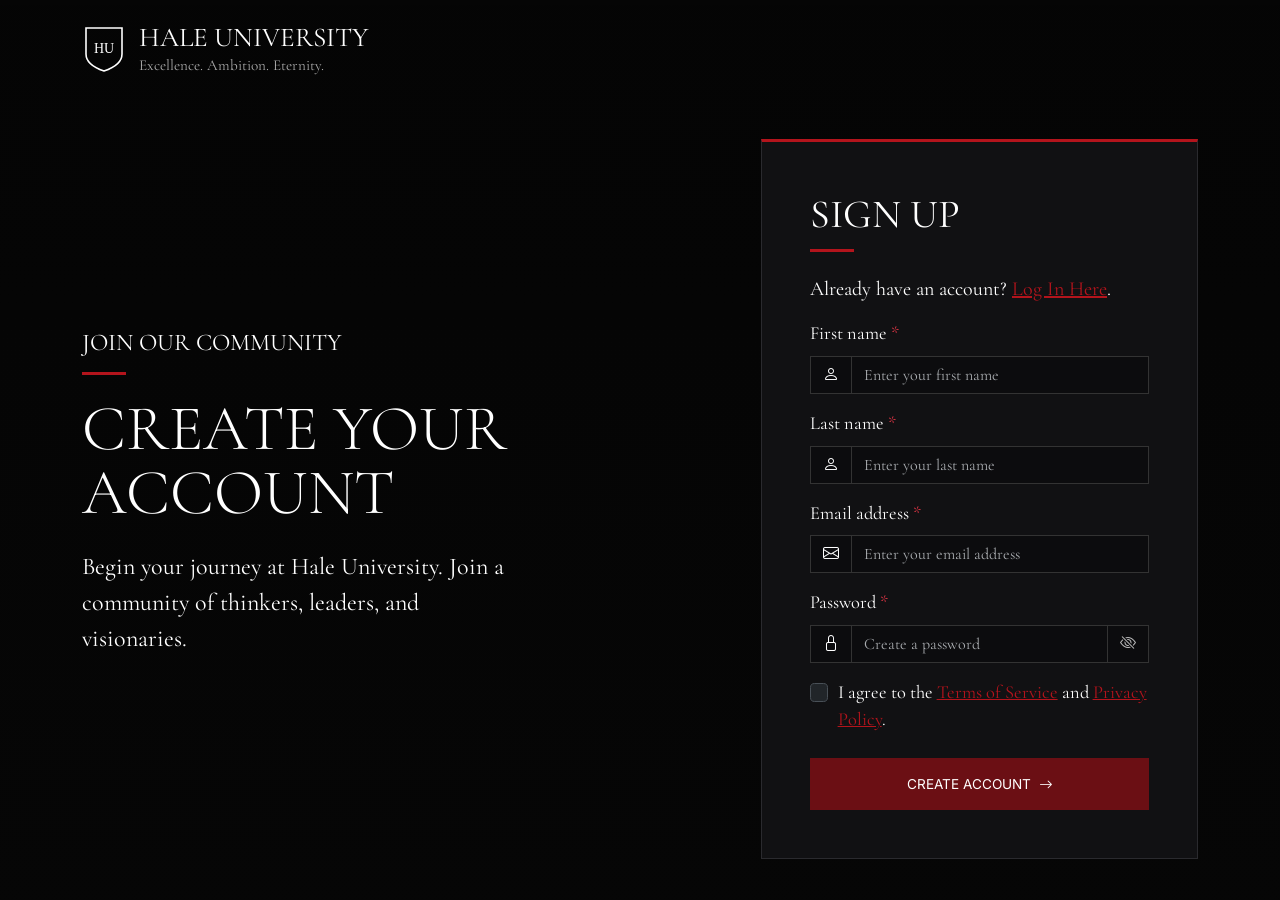
<file: login.html>
<!doctype html>
<html lang="en" data-bs-theme="dark">
  <head>
    <meta charset="UTF-8" />
    <meta name="viewport" content="width=device-width, initial-scale=1" />
    <title>Sign up | Hale University</title>
    <link
      href="https://cdn.jsdelivr.net/npm/bootstrap@5.3.3/dist/css/bootstrap.min.css"
      rel="stylesheet"
    />
    <link
      href="https://cdn.jsdelivr.net/npm/bootstrap-icons@1.11.3/font/bootstrap-icons.min.css"
      rel="stylesheet"
    />
    <link
      href="https://fonts.googleapis.com/css2?family=Cormorant+Garamond:wght@400;500&family=Inter:wght@400;500&display=swap"
      rel="stylesheet"
    />
    <link href="style.css" rel="stylesheet" />
  </head>
  <body class="auth-page d-flex flex-column">
    <header class="container-xl py-4">
      <a class="navbar-brand logo m-0" href="index.html">
        <svg viewBox="0 0 44 50">
          <path
            d="M4 4h36v26c0 9-9 14-18 17C13 44 4 39 4 30z"
            fill="none"
            stroke="#fff"
            stroke-width="1.6"
          />
          <text
            x="22"
            y="29"
            fill="#fff"
            font-size="14"
            text-anchor="middle"
            font-family="Georgia"
          >
            HU
          </text>
        </svg>
        <span
          ><span class="logo-name">HALE UNIVERSITY</span
          ><span class="logo-tag">Excellence. Ambition. Eternity.</span></span
        >
      </a>
    </header>
    <main class="flex-grow-1 d-flex align-items-center py-4">
      <div class="container-xl">
        <div class="row align-items-center g-5">
          <div class="col-12 col-lg-6">
            <div class="text-uppercase fs-4">Join our community</div>
            <div class="red-line"></div>
            <h1 class="display-3 text-uppercase lh-1 mb-4">
              Create your account
            </h1>
            <p class="fs-4 col-md-9 col-lg-10">
              Begin your journey at Hale University. Join a community of
              thinkers, leaders, and visionaries.
            </p>
          </div>
          <div class="col-12 col-lg-6 col-xl-5 offset-xl-1">
            <div class="auth-card p-4 p-md-5">
              <h2 class="text-uppercase fw-normal display-6">Sign up</h2>
              <div class="red-line"></div>
              <p class="fs-5">
                Already have an account?
                <a href="login.html" class="auth-link">Log In Here</a>.
              </p>
              <div id="formOk" class="alert alert-success d-none">
                Account created. You can now log in.
              </div>
              <form class="needs-validation" novalidate>
                <div class="mb-3">
                  <label for="fn" class="form-label"
                    >First name <span class="text-danger">*</span></label
                  >
                  <div class="input-group has-validation">
                    <span class="input-group-text"
                      ><i class="bi bi-person"></i
                    ></span>
                    <input
                      type="text"
                      id="fn"
                      class="form-control"
                      placeholder="Enter your first name"
                      required
                    />

                    <div class="invalid-feedback">This field is required.</div>
                  </div>
                </div>
                <div class="mb-3">
                  <label for="ln" class="form-label"
                    >Last name <span class="text-danger">*</span></label
                  >
                  <div class="input-group has-validation">
                    <span class="input-group-text"
                      ><i class="bi bi-person"></i
                    ></span>
                    <input
                      type="text"
                      id="ln"
                      class="form-control"
                      placeholder="Enter your last name"
                      required
                    />

                    <div class="invalid-feedback">This field is required.</div>
                  </div>
                </div>
                <div class="mb-3">
                  <label for="email" class="form-label"
                    >Email address <span class="text-danger">*</span></label
                  >
                  <div class="input-group has-validation">
                    <span class="input-group-text"
                      ><i class="bi bi-envelope"></i
                    ></span>
                    <input
                      type="email"
                      id="email"
                      class="form-control"
                      placeholder="Enter your email address"
                      required
                    />

                    <div class="invalid-feedback">
                      Enter a valid email address.
                    </div>
                  </div>
                </div>
                <div class="mb-3">
                  <label for="password" class="form-label"
                    >Password <span class="text-danger">*</span></label
                  >
                  <div class="input-group has-validation">
                    <span class="input-group-text"
                      ><i class="bi bi-lock"></i
                    ></span>
                    <input
                      type="password"
                      id="password"
                      class="form-control"
                      placeholder="Create a password"
                      required
                      minlength="8"
                    />
                    <button
                      type="button"
                      class="btn btn-toggle pw-toggle"
                      aria-label="Show password"
                    >
                      <i class="bi bi-eye-slash"></i>
                    </button>
                    <div class="invalid-feedback">
                      Password must be at least 8 characters.
                    </div>
                  </div>
                </div>
                <div class="form-check mb-4">
                  <input
                    class="form-check-input"
                    type="checkbox"
                    id="terms"
                    required
                  /><label class="form-check-label" for="terms"
                    >I agree to the
                    <a href="#" class="auth-link">Terms of Service</a> and
                    <a href="#" class="auth-link">Privacy Policy</a>.</label
                  >
                  <div class="invalid-feedback">
                    You must agree to continue.
                  </div>
                </div>
                <button
                  type="submit"
                  class="btn btn-hu w-100 py-3 d-flex justify-content-center align-items-center gap-2"
                >
                  Create account <i class="bi bi-arrow-right"></i>
                </button>
              </form>
            </div>
          </div>
        </div>
      </div>
    </main>
    <script src="https://cdn.jsdelivr.net/npm/bootstrap@5.3.3/dist/js/bootstrap.bundle.min.js"></script>
    <script>
      document.querySelectorAll(".pw-toggle").forEach(function (b) {
        b.addEventListener("click", function () {
          var i = b.parentElement.querySelector("input"),
            show = i.type === "password";
          i.type = show ? "text" : "password";
          b.querySelector("i").className =
            "bi " + (show ? "bi-eye" : "bi-eye-slash");
        });
      });
      var f = document.querySelector(".needs-validation");
      f.addEventListener("submit", function (e) {
        e.preventDefault();
        if (f.checkValidity()) {
          document.getElementById("formOk").classList.remove("d-none");
          f.reset();
          f.classList.remove("was-validated");
        } else f.classList.add("was-validated");
      });
    </script>
  </body>
</html>
</file>
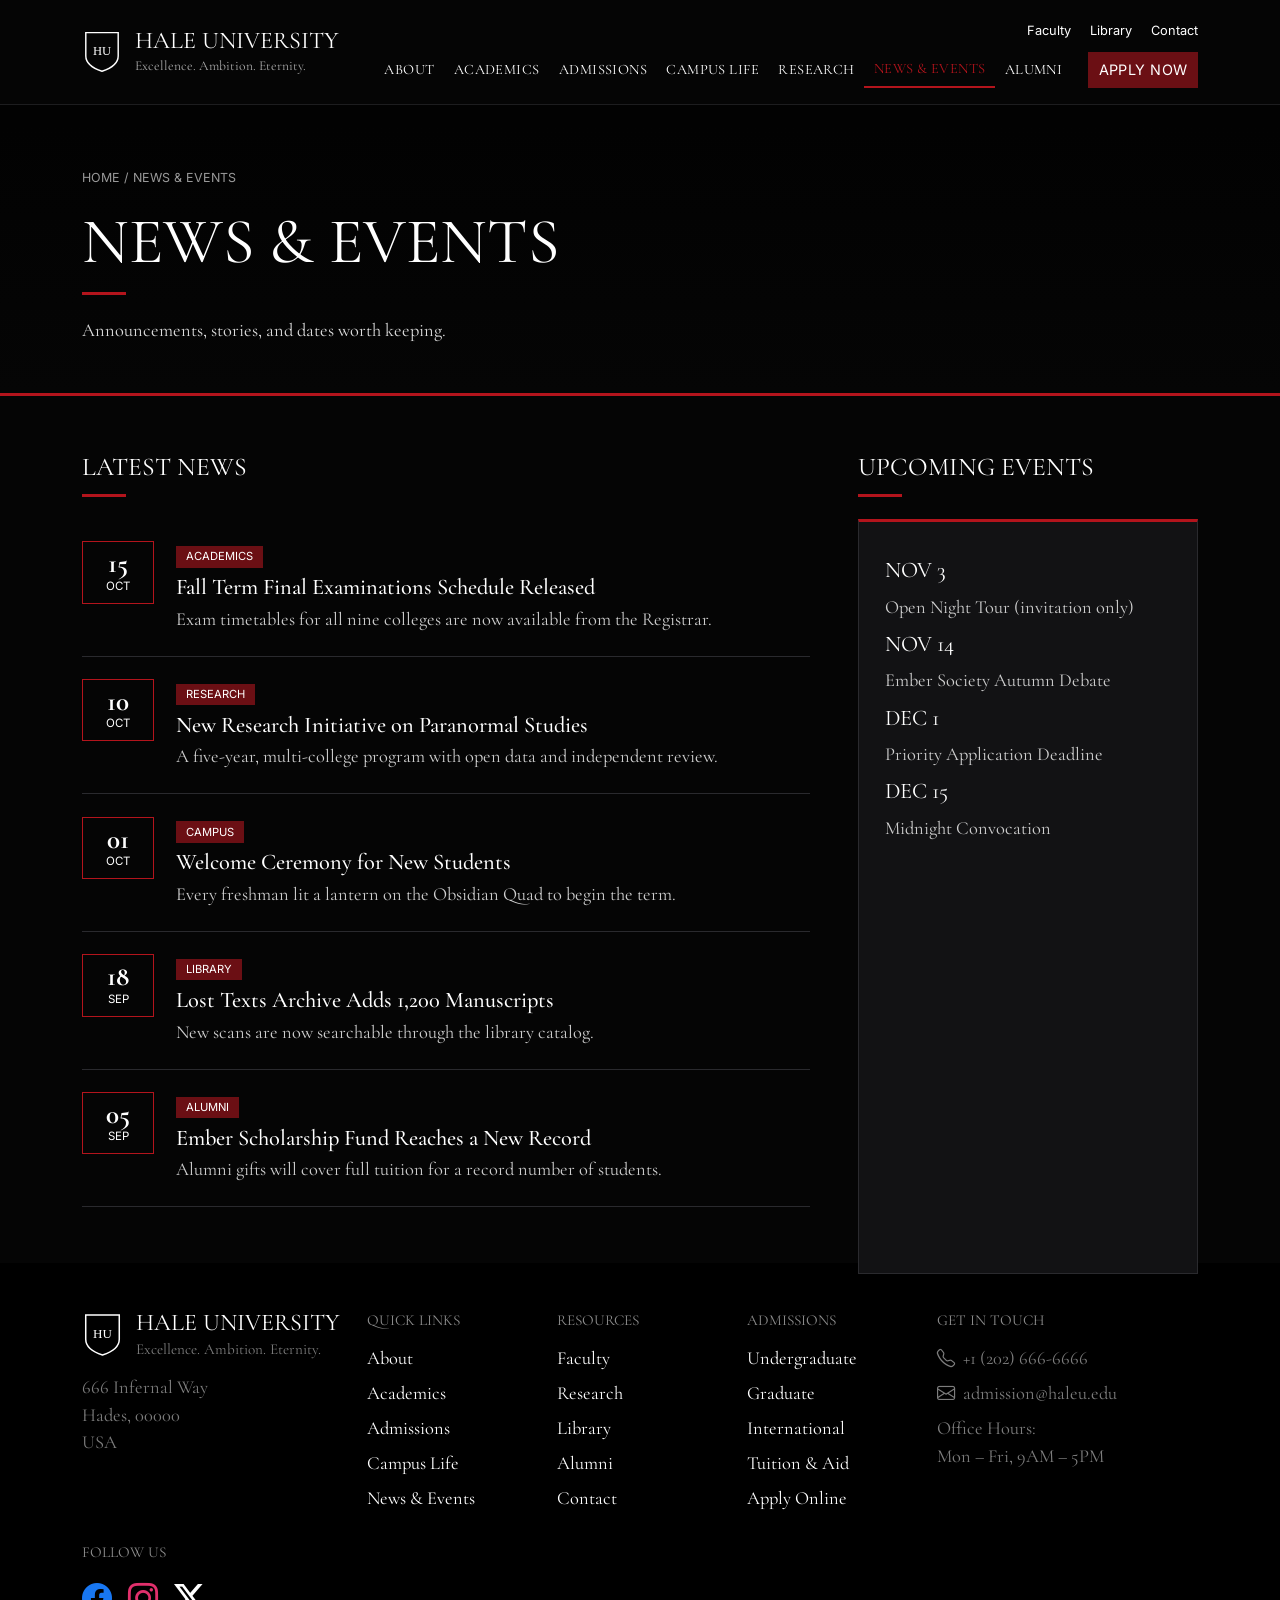
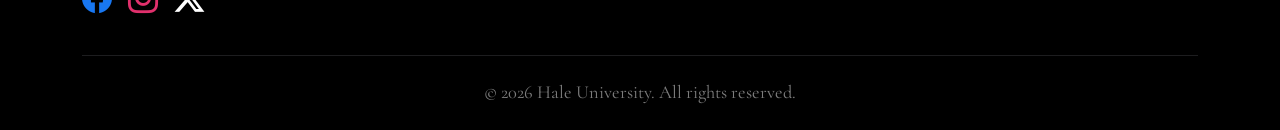
<file: news.html>
<!doctype html>
<html lang="en">
  <head>
    <meta charset="UTF-8" />
    <meta name="viewport" content="width=device-width, initial-scale=1" />
    <title>News &amp; Events | Hale University</title>
    <link
      href="https://cdn.jsdelivr.net/npm/bootstrap@5.3.3/dist/css/bootstrap.min.css"
      rel="stylesheet"
    />
    <link
      href="https://cdn.jsdelivr.net/npm/bootstrap-icons@1.11.3/font/bootstrap-icons.min.css"
      rel="stylesheet"
    />
    <link
      href="https://fonts.googleapis.com/css2?family=Cormorant+Garamond:wght@400;500&family=Inter:wght@400;500&display=swap"
      rel="stylesheet"
    />
    <link href="style.css" rel="stylesheet" />
  </head>
  <body>
    <header class="site-header">
      <nav class="navbar navbar-expand-lg navbar-dark py-3">
        <div class="container-xl">
          <a class="navbar-brand logo m-0" href="index.html">
            <svg viewBox="0 0 44 50">
              <path
                d="M4 4h36v26c0 9-9 14-18 17C13 44 4 39 4 30z"
                fill="none"
                stroke="#fff"
                stroke-width="1.6"
              />
              <text
                x="22"
                y="29"
                fill="#fff"
                font-size="14"
                text-anchor="middle"
                font-family="Georgia"
              >
                HU
              </text>
            </svg>
            <span
              ><span class="logo-name">HALE UNIVERSITY</span
              ><span class="logo-tag"
                >Excellence. Ambition. Eternity.</span
              ></span
            >
          </a>
          <button
            class="navbar-toggler"
            type="button"
            data-bs-toggle="collapse"
            data-bs-target="#mainMenu"
            aria-label="Menu"
          >
            <span class="navbar-toggler-icon"></span>
          </button>
          <div
            class="collapse navbar-collapse justify-content-end"
            id="mainMenu"
          >
            <div>
              <div class="top-links text-end d-none d-lg-block mb-2">
                <a href="faculty.html">Faculty</a
                ><a href="library.html">Library</a
                ><a href="contact.html">Contact</a>
              </div>
              <div class="main-nav d-lg-flex align-items-center">
                <a href="about.html">About</a>
                <a href="academics.html">Academics</a>
                <a href="admissions.html">Admissions</a>
                <a href="campus-life.html">Campus Life</a>
                <a href="research.html">Research</a>
                <a href="news.html" class="active">News &amp; Events</a>
                <a href="alumni.html">Alumni</a>
                <a href="apply.html" class="btn btn-apply ms-lg-3 mt-3 mt-lg-0"
                  >Apply Now</a
                >
              </div>
            </div>
          </div>
        </div>
      </nav>
    </header>

    <main>
      <section class="page-banner alt">
        <div class="container-xl">
          <div class="crumbs">
            <a href="index.html">Home</a> / News &amp; Events
          </div>
          <h1>News &amp; Events</h1>
          <div class="red-line"></div>
          <p>Announcements, stories, and dates worth keeping.</p>
        </div>
      </section>

      <section class="section-dark">
        <div class="container-xl">
          <div class="row g-5">
            <div class="col-12 col-lg-8">
              <h2 class="section-title">Latest News</h2>
              <div class="red-line"></div>
              <div class="news-item">
                <div class="news-date"><strong>15</strong>Oct</div>
                <div>
                  <span class="tag">Academics</span>
                  <h3>Fall Term Final Examinations Schedule Released</h3>
                  <p>
                    Exam timetables for all nine colleges are now available from
                    the Registrar.
                  </p>
                </div>
              </div>
              <div class="news-item">
                <div class="news-date"><strong>10</strong>Oct</div>
                <div>
                  <span class="tag">Research</span>
                  <h3>New Research Initiative on Paranormal Studies</h3>
                  <p>
                    A five-year, multi-college program with open data and
                    independent review.
                  </p>
                </div>
              </div>
              <div class="news-item">
                <div class="news-date"><strong>01</strong>Oct</div>
                <div>
                  <span class="tag">Campus</span>
                  <h3>Welcome Ceremony for New Students</h3>
                  <p>
                    Every freshman lit a lantern on the Obsidian Quad to begin
                    the term.
                  </p>
                </div>
              </div>
              <div class="news-item">
                <div class="news-date"><strong>18</strong>Sep</div>
                <div>
                  <span class="tag">Library</span>
                  <h3>Lost Texts Archive Adds 1,200 Manuscripts</h3>
                  <p>
                    New scans are now searchable through the library catalog.
                  </p>
                </div>
              </div>
              <div class="news-item">
                <div class="news-date"><strong>05</strong>Sep</div>
                <div>
                  <span class="tag">Alumni</span>
                  <h3>Ember Scholarship Fund Reaches a New Record</h3>
                  <p>
                    Alumni gifts will cover full tuition for a record number of
                    students.
                  </p>
                </div>
              </div>
            </div>
            <div class="col-12 col-lg-4">
              <h2 class="section-title">Upcoming Events</h2>
              <div class="red-line"></div>
              <div class="hu-card">
                <h3>Nov 3</h3>
                <p>Open Night Tour (invitation only)</p>
                <h3>Nov 14</h3>
                <p>Ember Society Autumn Debate</p>
                <h3>Dec 1</h3>
                <p>Priority Application Deadline</p>
                <h3>Dec 15</h3>
                <p>Midnight Convocation</p>
              </div>
            </div>
          </div>
        </div>
      </section>
    </main>

    <footer class="site-footer">
      <div class="container-xl">
        <div class="row g-4">
          <div class="col-12 col-lg-3">
            <div class="logo mb-3">
              <svg viewBox="0 0 44 50">
                <path
                  d="M4 4h36v26c0 9-9 14-18 17C13 44 4 39 4 30z"
                  fill="none"
                  stroke="#fff"
                  stroke-width="1.6"
                />
                <text
                  x="22"
                  y="29"
                  fill="#fff"
                  font-size="14"
                  text-anchor="middle"
                  font-family="Georgia"
                >
                  HU
                </text>
              </svg>
              <span
                ><span class="logo-name fs-4">HALE UNIVERSITY</span
                ><span class="logo-tag muted"
                  >Excellence. Ambition. Eternity.</span
                ></span
              >
            </div>
            <address class="muted mb-0">
              666 Infernal Way<br />Hades, 00000<br />USA
            </address>
          </div>
          <div class="col-6 col-md-3 col-lg-2">
            <h4>Quick Links</h4>
            <ul>
              <li><a href="about.html">About</a></li>
              <li><a href="academics.html">Academics</a></li>
              <li><a href="admissions.html">Admissions</a></li>
              <li><a href="campus-life.html">Campus Life</a></li>
              <li><a href="news.html">News &amp; Events</a></li>
            </ul>
          </div>
          <div class="col-6 col-md-3 col-lg-2">
            <h4>Resources</h4>
            <ul>
              <li><a href="faculty.html">Faculty</a></li>
              <li><a href="research.html">Research</a></li>
              <li><a href="library.html">Library</a></li>
              <li><a href="alumni.html">Alumni</a></li>
              <li><a href="contact.html">Contact</a></li>
            </ul>
          </div>
          <div class="col-6 col-md-3 col-lg-2">
            <h4>Admissions</h4>
            <ul>
              <li><a href="admissions.html">Undergraduate</a></li>
              <li><a href="admissions.html">Graduate</a></li>
              <li><a href="admissions.html">International</a></li>
              <li><a href="admissions.html">Tuition &amp; Aid</a></li>
              <li><a href="apply.html">Apply Online</a></li>
            </ul>
          </div>
          <div class="col-6 col-md-3 col-lg-3">
            <h4>Get in touch</h4>
            <ul class="muted">
              <li><i class="bi bi-telephone me-2"></i>+1 (202) 666-6666</li>
              <li><i class="bi bi-envelope me-2"></i>admission@haleu.edu</li>
              <li>Office Hours:<br />Mon – Fri, 9AM – 5PM</li>
            </ul>
          </div>
          <div class="col-12">
            <h4>Follow us</h4>
            <div class="social">
              <a href="#" aria-label="Facebook"
                ><i class="bi bi-facebook"></i></a
              ><a href="#" aria-label="Instagram"
                ><i class="bi bi-instagram"></i></a
              ><a href="#" aria-label="X"><i class="bi bi-twitter-x"></i></a>
            </div>
          </div>
        </div>
        <div class="copyright">
          &copy; 2026 Hale University. All rights reserved.
        </div>
      </div>
    </footer>
    <script src="https://cdn.jsdelivr.net/npm/bootstrap@5.3.3/dist/js/bootstrap.bundle.min.js"></script>
  </body>
</html>
</file>
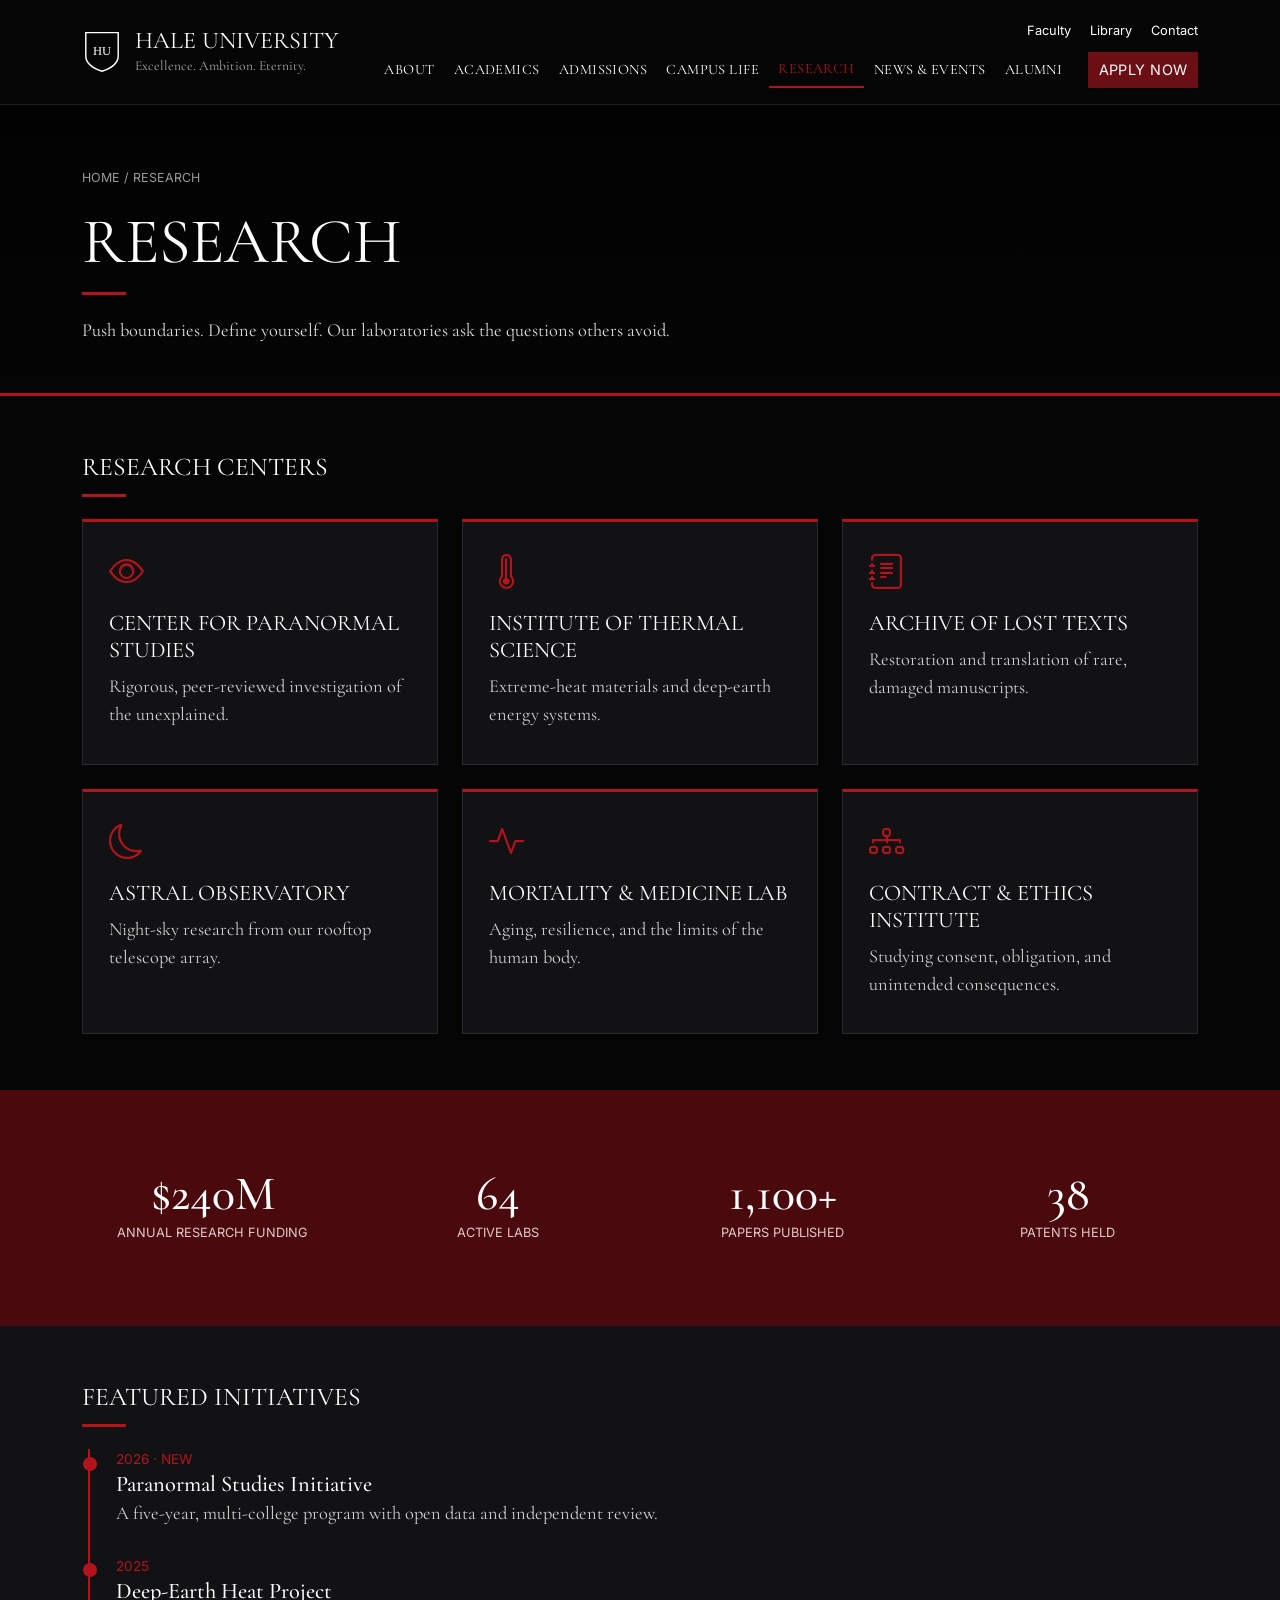
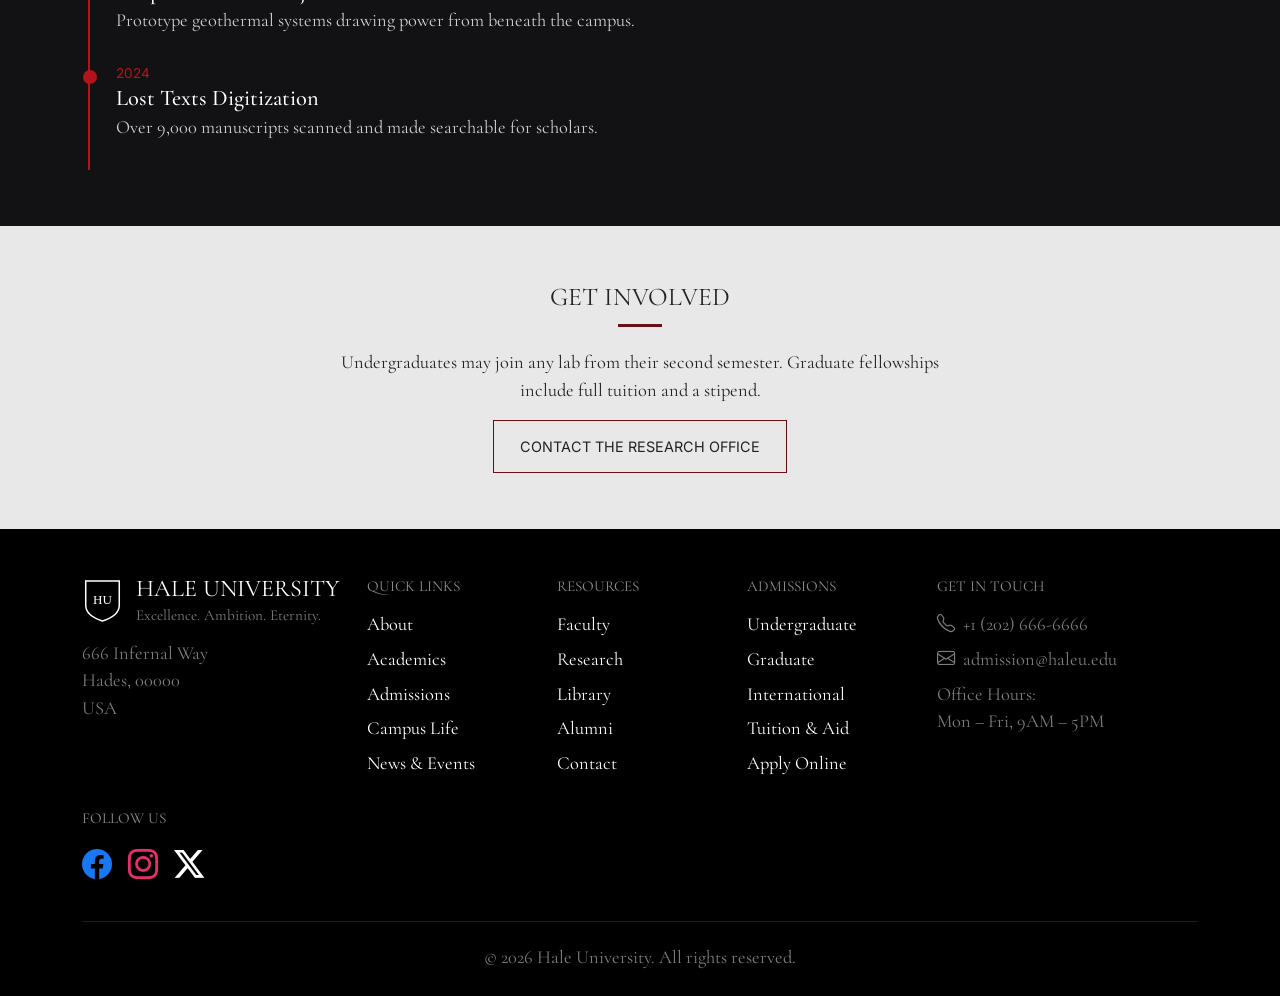
<file: research.html>
<!doctype html>
<html lang="en">
  <head>
    <meta charset="UTF-8" />
    <meta name="viewport" content="width=device-width, initial-scale=1" />
    <title>Research | Hale University</title>
    <link
      href="https://cdn.jsdelivr.net/npm/bootstrap@5.3.3/dist/css/bootstrap.min.css"
      rel="stylesheet"
    />
    <link
      href="https://cdn.jsdelivr.net/npm/bootstrap-icons@1.11.3/font/bootstrap-icons.min.css"
      rel="stylesheet"
    />
    <link
      href="https://fonts.googleapis.com/css2?family=Cormorant+Garamond:wght@400;500&family=Inter:wght@400;500&display=swap"
      rel="stylesheet"
    />
    <link href="style.css" rel="stylesheet" />
  </head>
  <body>
    <header class="site-header">
      <nav class="navbar navbar-expand-lg navbar-dark py-3">
        <div class="container-xl">
          <a class="navbar-brand logo m-0" href="index.html">
            <svg viewBox="0 0 44 50">
              <path
                d="M4 4h36v26c0 9-9 14-18 17C13 44 4 39 4 30z"
                fill="none"
                stroke="#fff"
                stroke-width="1.6"
              />
              <text
                x="22"
                y="29"
                fill="#fff"
                font-size="14"
                text-anchor="middle"
                font-family="Georgia"
              >
                HU
              </text>
            </svg>
            <span
              ><span class="logo-name">HALE UNIVERSITY</span
              ><span class="logo-tag"
                >Excellence. Ambition. Eternity.</span
              ></span
            >
          </a>
          <button
            class="navbar-toggler"
            type="button"
            data-bs-toggle="collapse"
            data-bs-target="#mainMenu"
            aria-label="Menu"
          >
            <span class="navbar-toggler-icon"></span>
          </button>
          <div
            class="collapse navbar-collapse justify-content-end"
            id="mainMenu"
          >
            <div>
              <div class="top-links text-end d-none d-lg-block mb-2">
                <a href="faculty.html">Faculty</a
                ><a href="library.html">Library</a
                ><a href="contact.html">Contact</a>
              </div>
              <div class="main-nav d-lg-flex align-items-center">
                <a href="about.html">About</a>
                <a href="academics.html">Academics</a>
                <a href="admissions.html">Admissions</a>
                <a href="campus-life.html">Campus Life</a>
                <a href="research.html" class="active">Research</a>
                <a href="news.html">News &amp; Events</a>
                <a href="alumni.html">Alumni</a>
                <a href="apply.html" class="btn btn-apply ms-lg-3 mt-3 mt-lg-0"
                  >Apply Now</a
                >
              </div>
            </div>
          </div>
        </div>
      </nav>
    </header>

    <main>
      <section class="page-banner">
        <div class="container-xl">
          <div class="crumbs"><a href="index.html">Home</a> / Research</div>
          <h1>Research</h1>
          <div class="red-line"></div>
          <p>
            Push boundaries. Define yourself. Our laboratories ask the questions
            others avoid.
          </p>
        </div>
      </section>

      <section class="section-dark">
        <div class="container-xl">
          <h2 class="section-title">Research Centers</h2>
          <div class="red-line"></div>
          <div class="row g-4">
            <div class="col-12 col-md-6 col-lg-4">
              <div class="hu-card">
                <i class="bi bi-eye icon"></i>
                <h3>Center for Paranormal Studies</h3>
                <p>Rigorous, peer-reviewed investigation of the unexplained.</p>
              </div>
            </div>
            <div class="col-12 col-md-6 col-lg-4">
              <div class="hu-card">
                <i class="bi bi-thermometer-high icon"></i>
                <h3>Institute of Thermal Science</h3>
                <p>Extreme-heat materials and deep-earth energy systems.</p>
              </div>
            </div>
            <div class="col-12 col-md-6 col-lg-4">
              <div class="hu-card">
                <i class="bi bi-journal-text icon"></i>
                <h3>Archive of Lost Texts</h3>
                <p>Restoration and translation of rare, damaged manuscripts.</p>
              </div>
            </div>
            <div class="col-12 col-md-6 col-lg-4">
              <div class="hu-card">
                <i class="bi bi-moon icon"></i>
                <h3>Astral Observatory</h3>
                <p>Night-sky research from our rooftop telescope array.</p>
              </div>
            </div>
            <div class="col-12 col-md-6 col-lg-4">
              <div class="hu-card">
                <i class="bi bi-activity icon"></i>
                <h3>Mortality &amp; Medicine Lab</h3>
                <p>Aging, resilience, and the limits of the human body.</p>
              </div>
            </div>
            <div class="col-12 col-md-6 col-lg-4">
              <div class="hu-card">
                <i class="bi bi-diagram-3 icon"></i>
                <h3>Contract &amp; Ethics Institute</h3>
                <p>
                  Studying consent, obligation, and unintended consequences.
                </p>
              </div>
            </div>
          </div>
        </div>
      </section>

      <section class="section-wine">
        <div class="container-xl">
          <div class="row">
            <div class="col-6 col-md-3 stat">
              <strong>$240M</strong><span>Annual research funding</span>
            </div>
            <div class="col-6 col-md-3 stat">
              <strong>64</strong><span>Active labs</span>
            </div>
            <div class="col-6 col-md-3 stat">
              <strong>1,100+</strong><span>Papers published</span>
            </div>
            <div class="col-6 col-md-3 stat">
              <strong>38</strong><span>Patents held</span>
            </div>
          </div>
        </div>
      </section>

      <section class="section-panel">
        <div class="container-xl">
          <h2 class="section-title">Featured Initiatives</h2>
          <div class="red-line"></div>
          <div class="timeline">
            <div class="timeline-item">
              <div class="year">2026 · New</div>
              <h3>Paranormal Studies Initiative</h3>
              <p>
                A five-year, multi-college program with open data and
                independent review.
              </p>
            </div>
            <div class="timeline-item">
              <div class="year">2025</div>
              <h3>Deep-Earth Heat Project</h3>
              <p>
                Prototype geothermal systems drawing power from beneath the
                campus.
              </p>
            </div>
            <div class="timeline-item">
              <div class="year">2024</div>
              <h3>Lost Texts Digitization</h3>
              <p>
                Over 9,000 manuscripts scanned and made searchable for scholars.
              </p>
            </div>
          </div>
        </div>
      </section>

      <section class="section-light">
        <div class="container-xl text-center">
          <h2 class="section-title">Get Involved</h2>
          <div class="red-line mx-auto"></div>
          <p class="mx-auto" style="max-width: 640px">
            Undergraduates may join any lab from their second semester. Graduate
            fellowships include full tuition and a stipend.
          </p>
          <a href="contact.html" class="btn-story"
            >Contact the Research Office</a
          >
        </div>
      </section>
    </main>

    <footer class="site-footer">
      <div class="container-xl">
        <div class="row g-4">
          <div class="col-12 col-lg-3">
            <div class="logo mb-3">
              <svg viewBox="0 0 44 50">
                <path
                  d="M4 4h36v26c0 9-9 14-18 17C13 44 4 39 4 30z"
                  fill="none"
                  stroke="#fff"
                  stroke-width="1.6"
                />
                <text
                  x="22"
                  y="29"
                  fill="#fff"
                  font-size="14"
                  text-anchor="middle"
                  font-family="Georgia"
                >
                  HU
                </text>
              </svg>
              <span
                ><span class="logo-name fs-4">HALE UNIVERSITY</span
                ><span class="logo-tag muted"
                  >Excellence. Ambition. Eternity.</span
                ></span
              >
            </div>
            <address class="muted mb-0">
              666 Infernal Way<br />Hades, 00000<br />USA
            </address>
          </div>
          <div class="col-6 col-md-3 col-lg-2">
            <h4>Quick Links</h4>
            <ul>
              <li><a href="about.html">About</a></li>
              <li><a href="academics.html">Academics</a></li>
              <li><a href="admissions.html">Admissions</a></li>
              <li><a href="campus-life.html">Campus Life</a></li>
              <li><a href="news.html">News &amp; Events</a></li>
            </ul>
          </div>
          <div class="col-6 col-md-3 col-lg-2">
            <h4>Resources</h4>
            <ul>
              <li><a href="faculty.html">Faculty</a></li>
              <li><a href="research.html">Research</a></li>
              <li><a href="library.html">Library</a></li>
              <li><a href="alumni.html">Alumni</a></li>
              <li><a href="contact.html">Contact</a></li>
            </ul>
          </div>
          <div class="col-6 col-md-3 col-lg-2">
            <h4>Admissions</h4>
            <ul>
              <li><a href="admissions.html">Undergraduate</a></li>
              <li><a href="admissions.html">Graduate</a></li>
              <li><a href="admissions.html">International</a></li>
              <li><a href="admissions.html">Tuition &amp; Aid</a></li>
              <li><a href="apply.html">Apply Online</a></li>
            </ul>
          </div>
          <div class="col-6 col-md-3 col-lg-3">
            <h4>Get in touch</h4>
            <ul class="muted">
              <li><i class="bi bi-telephone me-2"></i>+1 (202) 666-6666</li>
              <li><i class="bi bi-envelope me-2"></i>admission@haleu.edu</li>
              <li>Office Hours:<br />Mon – Fri, 9AM – 5PM</li>
            </ul>
          </div>
          <div class="col-12">
            <h4>Follow us</h4>
            <div class="social">
              <a href="#" aria-label="Facebook"
                ><i class="bi bi-facebook"></i></a
              ><a href="#" aria-label="Instagram"
                ><i class="bi bi-instagram"></i></a
              ><a href="#" aria-label="X"><i class="bi bi-twitter-x"></i></a>
            </div>
          </div>
        </div>
        <div class="copyright">
          &copy; 2026 Hale University. All rights reserved.
        </div>
      </div>
    </footer>
    <script src="https://cdn.jsdelivr.net/npm/bootstrap@5.3.3/dist/js/bootstrap.bundle.min.js"></script>
  </body>
</html>
</file>
<file: style.css>
/* HELL UNIVERSITY - Universal Styles */

/* ---------- Colors & fonts ---------- */
:root {
  --black: #050505;
  --panel: #121214;
  --wine: #4a090c;
  --red: #6b0f14;
  --red-bright: #b3141c;
  --light: #e8e8e8;
  --line: #2a2a2e;
  /* Palitan lang dito ang images ng banner/hero/tiles */
  --hero-img: url("https://i.pinimg.com/1200x/60/53/c5/6053c5d104e290d64d46bd8c85cccacd.jpg");
  --alt-img: url("https://i.pinimg.com/1200x/9d/fe/d5/9dfed5aaf3898fc8e7cbd464f2195040.jpg");
}
body {
  font-family: "Cormorant Garamond", serif;
  font-size: 1.15rem;
  background: var(--black);
  color: #fff;
  overflow-x: clip;
}
a {
  color: inherit;
  text-decoration: none;
}
.sans {
  font-family: "Inter", sans-serif;
  font-size: 0.85rem;
  text-transform: uppercase;
}
.section-title {
  font-size: 1.6rem;
  text-transform: uppercase;
  font-weight: 400;
  margin: 0;
}
.red-line {
  width: 44px;
  height: 3px;
  background: var(--red-bright);
  margin: 0.7rem 0 1.4rem;
}
.text-red {
  color: var(--red-bright);
}

/* ---------- Logo ---------- */
.logo {
  display: flex;
  align-items: center;
  gap: 0.8rem;
}
.logo svg {
  width: 44px;
  height: 50px;
  flex: none;
}
.logo-name {
  display: block;
  font-size: 1.7rem;
  line-height: 1;
}
.logo-tag {
  color: #aaa;
  font-size: 0.95rem;
}

/* ---------- Header ---------- */
.site-header {
  background: var(--black);
  border-bottom: 1px solid #1d1d1f;
}
.top-links a {
  font-family: "Inter", sans-serif;
  font-size: 0.8rem;
  margin-left: 1.2rem;
}
.top-links a:hover,
.main-nav a:hover {
  color: var(--red-bright);
}
.main-nav a {
  text-transform: uppercase;
  letter-spacing: 0.05em;
  padding: 0.5rem 0.9rem;
  display: inline-block;
}
.main-nav a.active {
  color: var(--red-bright);
  border-bottom: 2px solid var(--red-bright);
}
.btn-apply {
  background: var(--red);
  color: #fff;
  border-radius: 0;
  font-family: "Inter", sans-serif;
  font-size: 0.85rem;
  text-transform: uppercase;
  padding: 0.7rem 1.6rem;
}
.btn-apply:hover {
  background: #85131a;
  color: #fff;
}
.main-nav a.btn-apply.active {
  border-bottom: 0;
  color: #fff;
}

/* ---------- Hero (home) ---------- */
.hero {
  background:
    linear-gradient(rgba(0, 0, 0, 0.55), rgba(0, 0, 0, 0.55)),
    var(--hero-img) center / cover no-repeat;
  padding: 4rem 0;
}
.hero h1 {
  font-size: clamp(3.4rem, 8vw, 6rem);
  line-height: 0.95;
  font-weight: 400;
  text-transform: uppercase;
}
.btn-outline-red {
  border: 1px solid var(--red-bright);
  color: #fff;
  border-radius: 0;
  font-family: "Inter", sans-serif;
  font-size: 0.9rem;
  text-transform: uppercase;
  padding: 0.9rem 1.6rem;
}
.btn-outline-red:hover {
  background: rgba(179, 20, 28, 0.2);
  color: #fff;
}
.announcements {
  background: rgba(14, 14, 16, 0.92);
  border: 1px solid var(--line);
  padding: 2rem;
}
.announce-item {
  border-bottom: 1px solid var(--line);
  padding: 1rem 0;
}
.announce-item small {
  display: block;
  color: #999;
  font-family: "Inter", sans-serif;
  font-size: 0.78rem;
  text-transform: uppercase;
}

/* ---------- Inner page banner ---------- */
.page-banner {
  background:
    linear-gradient(rgba(0, 0, 0, 0.65), rgba(5, 5, 5, 0.9)),
    var(--hero-img) center / cover no-repeat;
  padding: 4rem 0 3rem;
  border-bottom: 3px solid var(--red-bright);
}
.page-banner.alt {
  background:
    linear-gradient(rgba(0, 0, 0, 0.65), rgba(5, 5, 5, 0.9)),
    var(--alt-img) center / cover no-repeat;
}
.page-banner h1 {
  font-size: clamp(2.4rem, 6vw, 4rem);
  font-weight: 400;
  text-transform: uppercase;
  margin: 0;
}
.page-banner p {
  max-width: 640px;
  margin: 0;
  color: #ddd;
}
.crumbs {
  font-family: "Inter", sans-serif;
  font-size: 0.78rem;
  text-transform: uppercase;
  color: #999;
  margin-bottom: 1rem;
}
.crumbs a:hover {
  color: var(--red-bright);
}

/* ---------- Generic sections ---------- */
.section-dark {
  background: var(--black);
  padding: 3.5rem 0;
}
.section-panel {
  background: var(--panel);
  padding: 3.5rem 0;
}
.section-light {
  background: var(--light);
  color: #222;
  padding: 3.5rem 0;
}
.section-light .red-line {
  background: var(--red);
}
.section-wine {
  background: var(--wine);
  padding: 3.5rem 0;
}

/* ---------- Cards ---------- */
.hu-card {
  background: var(--panel);
  border: 1px solid var(--line);
  border-top: 3px solid var(--red-bright);
  padding: 1.6rem;
  height: 100%;
}
.hu-card i.icon {
  font-size: 2.2rem;
  color: var(--red-bright);
}
.hu-card h3 {
  font-size: 1.4rem;
  text-transform: uppercase;
  font-weight: 400;
  margin: 0.6rem 0;
}
.hu-card p {
  color: #cfcfcf;
  margin-bottom: 0.6rem;
}
.hu-card .more {
  font-family: "Inter", sans-serif;
  font-size: 0.78rem;
  text-transform: uppercase;
  color: var(--red-bright);
}
.section-light .hu-card {
  background: #fff;
  border-color: #cfcfcf;
  border-top-color: var(--red);
  color: #222;
}
.section-light .hu-card p {
  color: #444;
}
.section-panel .hu-card {
  background: var(--black);
}

/* ---------- Stats ---------- */
.stat {
  text-align: center;
  padding: 1.5rem 0.5rem;
}
.stat strong {
  display: block;
  font-size: 3rem;
  font-weight: 500;
  line-height: 1;
}
.stat span {
  font-family: "Inter", sans-serif;
  font-size: 0.8rem;
  text-transform: uppercase;
  color: #e1c9c9;
}

/* ---------- Feature strip ---------- */
.features {
  background: var(--wine);
}
.feature {
  text-align: center;
  padding: 2rem 1rem;
  border: 1px solid #7a1a1f;
  margin-bottom: 1rem;
}
.feature i {
  font-size: 3rem;
}
.feature h3 {
  font-size: 1.3rem;
  text-transform: uppercase;
  font-weight: 400;
  margin: 0.5rem 0;
}
.feature p {
  margin: 0;
  color: #e1c9c9;
}

/* ---------- About + Quick links ---------- */
.about {
  background: var(--light);
  color: #222;
  padding: 3rem 0;
}
.about .red-line {
  background: var(--red);
}
.btn-story {
  display: block;
  text-align: center;
  background: var(--red);
  color: #fff;
  border-radius: 0;
  font-family: "Inter", sans-serif;
  font-size: 0.9rem;
  text-transform: uppercase;
  padding: 1rem;
}
.btn-story:hover {
  background: #85131a;
  color: #fff;
}
.quick-link {
  display: flex;
  justify-content: space-between;
  align-items: center;
  padding: 1rem;
  border-bottom: 1px solid #fff;
  background: #dcdcdc;
  color: #222;
}
.quick-link:hover {
  color: var(--red-bright);
}

/* ---------- Apply banner ---------- */
.apply-bar {
  background: var(--light);
}
.apply-box {
  background: var(--panel);
  padding: 1.4rem 2rem;
}
.ring {
  width: 40px;
  height: 40px;
  border: 2px solid #ccc;
  border-radius: 50%;
  flex: none;
}

/* ---------- Timeline ---------- */
.timeline {
  border-left: 2px solid var(--red-bright);
  padding-left: 1.6rem;
  margin-left: 0.4rem;
}
.timeline-item {
  position: relative;
  padding-bottom: 1.8rem;
}
.timeline-item::before {
  content: "";
  position: absolute;
  left: -2.05rem;
  top: 0.45rem;
  width: 14px;
  height: 14px;
  background: var(--red-bright);
  border-radius: 50%;
}
.timeline-item .year {
  font-family: "Inter", sans-serif;
  font-size: 0.85rem;
  color: var(--red-bright);
  text-transform: uppercase;
}
.timeline-item h3 {
  font-size: 1.4rem;
  margin: 0.1rem 0;
  font-weight: 500;
}
.timeline-item p {
  margin: 0;
  color: #cfcfcf;
}

/* ---------- Tables ---------- */
.table-hu {
  --bs-table-bg: var(--panel);
  --bs-table-striped-bg: #18181b;
  --bs-table-color: #fff;
  --bs-table-striped-color: #fff;
  --bs-table-hover-color: #fff;
  --bs-table-active-color: #fff;
  --bs-table-border-color: var(--line);
  margin: 0;
}
.table-hu th {
  font-family: "Inter", sans-serif;
  font-size: 0.78rem;
  text-transform: uppercase;
  background: var(--red) !important;
  color: #fff !important;
  font-weight: 500;
}
.table-hu td {
  vertical-align: middle;
}

/* ---------- Steps ---------- */
.step {
  text-align: center;
  padding: 1rem;
}
.step .num {
  width: 56px;
  height: 56px;
  border: 2px solid var(--red-bright);
  border-radius: 50%;
  display: inline-flex;
  align-items: center;
  justify-content: center;
  font-size: 1.6rem;
  margin-bottom: 0.7rem;
}
.step h3 {
  font-size: 1.25rem;
  text-transform: uppercase;
  font-weight: 400;
}
.step p {
  color: #cfcfcf;
}

/* ---------- Accordion (FAQ) ---------- */
.accordion {
  --bs-accordion-bg: var(--panel);
  --bs-accordion-color: #fff;
  --bs-accordion-border-color: var(--line);
  --bs-accordion-btn-bg: var(--panel);
  --bs-accordion-btn-color: #fff;
  --bs-accordion-active-bg: var(--wine);
  --bs-accordion-active-color: #fff;
  --bs-accordion-btn-focus-box-shadow: none;
  --bs-accordion-border-radius: 0;
  --bs-accordion-inner-border-radius: 0;
}
.accordion-button {
  font-family: "Cormorant Garamond", serif;
  font-size: 1.2rem;
}
.accordion-button::after {
  filter: invert(1);
}

/* ---------- Tiles (campus / library) ---------- */
.tile {
  position: relative;
  min-height: 220px;
  padding: 1.4rem;
  display: flex;
  flex-direction: column;
  justify-content: flex-end;
  background:
    linear-gradient(180deg, rgba(0, 0, 0, 0.15), rgba(0, 0, 0, 0.9)),
    var(--alt-img) center / cover no-repeat;
  border: 1px solid var(--line);
}
.tile.t2 {
  background-image:
    linear-gradient(180deg, rgba(74, 9, 12, 0.3), rgba(0, 0, 0, 0.9)),
    var(--hero-img);
}
.tile.t3 {
  background: linear-gradient(160deg, var(--wine), #000);
}
.tile h3 {
  font-size: 1.4rem;
  text-transform: uppercase;
  font-weight: 400;
  margin: 0;
}
.tile p {
  margin: 0.3rem 0 0;
  color: #ddd;
}

/* ---------- People ---------- */
.person {
  text-align: center;
}
.avatar {
  width: 96px;
  height: 96px;
  border-radius: 50%;
  background: linear-gradient(160deg, var(--red-bright), var(--wine));
  display: inline-flex;
  align-items: center;
  justify-content: center;
  font-size: 2rem;
  margin-bottom: 0.8rem;
  border: 2px solid #fff3;
}
.person h3 {
  font-size: 1.3rem;
  margin: 0;
  font-weight: 500;
}
.person .role {
  font-family: "Inter", sans-serif;
  font-size: 0.75rem;
  text-transform: uppercase;
  color: var(--red-bright);
}

/* ---------- News list ---------- */
.news-item {
  display: flex;
  gap: 1.4rem;
  padding: 1.4rem 0;
  border-bottom: 1px solid var(--line);
}
.news-date {
  flex: none;
  width: 72px;
  text-align: center;
  border: 1px solid var(--red-bright);
  padding: 0.5rem 0;
  font-family: "Inter", sans-serif;
  text-transform: uppercase;
  font-size: 0.72rem;
  height: fit-content;
}
.news-date strong {
  display: block;
  font-size: 1.7rem;
  font-family: "Cormorant Garamond", serif;
  line-height: 1;
}
.news-item h3 {
  font-size: 1.4rem;
  margin: 0 0 0.3rem;
  font-weight: 500;
}
.news-item p {
  margin: 0;
  color: #cfcfcf;
}
.tag {
  display: inline-block;
  font-family: "Inter", sans-serif;
  font-size: 0.7rem;
  text-transform: uppercase;
  background: var(--red);
  padding: 0.15rem 0.6rem;
  margin-bottom: 0.4rem;
}

/* ---------- Forms ---------- */
.hu-form label {
  font-family: "Inter", sans-serif;
  font-size: 0.78rem;
  text-transform: uppercase;
  margin-bottom: 0.3rem;
  color: #bbb;
}
.hu-form .form-control,
.hu-form .form-select {
  background: #0c0c0e;
  border: 1px solid #333;
  border-radius: 0;
  color: #fff;
  padding: 0.7rem 0.9rem;
  font-family: "Inter", sans-serif;
  font-size: 0.95rem;
}
.hu-form .form-control:focus,
.hu-form .form-select:focus {
  border-color: var(--red-bright);
  box-shadow: 0 0 0 0.15rem rgba(179, 20, 28, 0.3);
  background: #0c0c0e;
  color: #fff;
}
.hu-form .form-check-input:checked {
  background-color: var(--red-bright);
  border-color: var(--red-bright);
}
.form-wrap {
  background: var(--panel);
  border: 1px solid var(--line);
  padding: 2rem;
}

/* ---------- Quote ---------- */
.quote {
  border-left: 3px solid var(--red-bright);
  padding-left: 1.2rem;
  font-size: 1.5rem;
  font-style: italic;
}
.quote small {
  display: block;
  font-style: normal;
  font-family: "Inter", sans-serif;
  font-size: 0.78rem;
  text-transform: uppercase;
  color: #999;
  margin-top: 0.5rem;
}

/* ---------- Footer ---------- */
.site-footer {
  background: #000;
  padding: 3rem 0 1.5rem;
}
.site-footer h4 {
  font-size: 0.95rem;
  text-transform: uppercase;
  color: #8d8d8d;
  font-weight: 400;
  margin-bottom: 1rem;
}
.site-footer ul {
  list-style: none;
  padding: 0;
  margin: 0;
}
.site-footer li {
  margin-bottom: 0.45rem;
}
.site-footer li a:hover {
  color: var(--red-bright);
}
.muted {
  color: #7d7d7d;
}
.social a {
  font-size: 1.9rem;
  margin-right: 1rem;
}
.social .bi-facebook {
  color: #1877f2;
}
.social .bi-instagram {
  color: #e1306c;
}
.copyright {
  border-top: 1px solid #1d1d1f;
  margin-top: 2rem;
  padding-top: 1.4rem;
  text-align: center;
  color: #7d7d7d;
}
/* ---------- MOBILE (below 768px) ---------- */
@media (max-width: 767.98px) {
  .hero {
    padding: 2rem 0 0;
  }
  .hero-text {
    border: 1px solid #333;
    background: rgba(0, 0, 0, 0.6);
    padding: 2rem 1rem;
    text-align: center;
  }
  .announcements {
    border: 0;
    background: var(--panel);
    margin: 2rem -12px 0;
  }
  .quick-link {
    margin: 0 -12px;
  }
  .news-item {
    flex-direction: column;
    gap: 0.8rem;
  }
  .news-date {
    width: 72px;
  }
  .page-banner {
    padding: 2.5rem 0 2rem;
  }
}

/* ---------- TABLET and up (768px+) ---------- */
@media (min-width: 768px) {
  .feature {
    border: 0;
    border-right: 1px solid #7a1a1f;
    margin: 0;
  }
  .feature:last-child {
    border-right: 0;
  }
  .btn-story {
    display: inline-block;
    background: transparent;
    color: #222;
    border: 1px solid var(--red);
    padding: 0.9rem 1.6rem;
  }
  .quick-link {
    background: transparent;
    border-bottom: 1px solid #bbb;
    padding: 0.8rem 0;
  }
}

/* =========================================================
   LOGO: icon aligned with name + tagline
   ========================================================= */
.logo > span {
  display: flex;
  flex-direction: column;
  justify-content: center;
}
.logo-name {
  line-height: 1;
}
.logo-tag {
  line-height: 1.2;
  margin-top: 0.3rem;
}
/* icon height = name + tagline height, so top/bottom line up */
.logo svg {
  width: 44px;
  height: 50px;
}
.site-header .logo-name {
  font-size: 1.5rem;
}
.site-header .logo-tag {
  font-size: 0.85rem;
}
.site-header .logo svg {
  width: 40px;
  height: 45px;
}
.site-footer .logo svg {
  width: 41px;
  height: 47px;
}

/* ---------- NAVBAR links (desktop): smaller ---------- */
.main-nav a {
  font-size: 0.9rem;
  letter-spacing: 0.03em;
  padding: 0.4rem 0.6rem;
}

/* ---------- Hero text sizes ---------- */
.hero-eyebrow {
  font-size: clamp(1rem, 2.5vw, 1.5rem);
}
.hero-tagline {
  font-size: clamp(1.15rem, 3vw, 1.75rem);
}
.hero-desc {
  font-size: clamp(1rem, 2vw, 1.25rem);
}

/* ---------- Login / Sign up pages ---------- */
.auth-page {
  background:
    linear-gradient(rgba(0, 0, 0, 0.75), rgba(5, 5, 5, 0.93)),
    var(--hero-img) center / cover no-repeat;
  min-height: 100vh;
}
.auth-card {
  background: rgba(18, 18, 20, 0.96);
  border: 1px solid var(--line);
  border-top: 3px solid var(--red-bright);
}
.auth-link {
  color: var(--red-bright);
  text-decoration: underline;
}
.auth-card .form-control,
.auth-card .input-group-text {
  background: #0c0c0e;
  border-color: #333;
  color: #fff;
  border-radius: 0;
}
.auth-card .form-control:focus {
  border-color: var(--red-bright);
  box-shadow: none;
}
.btn-toggle {
  background: #0c0c0e;
  border: 1px solid #333;
  color: #bbb;
  border-radius: 0;
}
.btn-hu {
  background: var(--red);
  color: #fff;
  border: 0;
  border-radius: 0;
  font-family: "Inter", sans-serif;
  font-size: 0.85rem;
  text-transform: uppercase;
}
.btn-hu:hover {
  background: #85131a;
  color: #fff;
}

/* =========================================================
   TABLET / MOBILE NAVBAR (hamburger, below 992px)
   ========================================================= */
@media (max-width: 991.98px) {
  .site-header .navbar-brand {
    flex: 1 1 auto;
    min-width: 0;
    margin-right: 0;
  }
  .site-header .logo {
    gap: 0.5rem;
  }
  .site-header .logo-name {
    font-size: 1.1rem;
    letter-spacing: 0.02em;
  }
  .site-header .logo-tag {
    font-size: 0.62rem;
    margin-top: 0.2rem;
    white-space: nowrap;
  }
  .site-header .logo svg {
    width: 29px;
    height: 33px;
  }
  .site-header .navbar-toggler {
    flex: none;
    margin-left: 0.5rem;
    padding: 0.25rem 0.5rem;
  }
  .navbar-collapse {
    padding-top: 0.5rem;
  }
  .main-nav a {
    display: block;
    font-size: 0.95rem;
    padding: 0.7rem 0;
    border-bottom: 1px solid #1d1d1f;
  }
  .main-nav a.btn-apply,
  .main-nav a.btn-apply.active {
    display: block;
    text-align: center;
    border-bottom: 0;
    padding: 0.7rem 1rem;
  }
}

/* =========================================================
   MOBILE (below 768px): smaller text + tighter spacing
   ========================================================= */
@media (max-width: 767.98px) {
  body {
    font-size: 1.05rem;
  }

  /* hero */
  .hero h1 {
    font-size: clamp(2.2rem, 12vw, 4rem);
  }
  .hero-text {
    padding: 1.5rem 1rem;
  }
  .announcements {
    padding: 1.5rem 1.25rem;
  }

  /* titles */
  .section-title {
    font-size: 1.3rem;
  }
  .red-line {
    margin: 0.5rem 0 1rem;
  }
  .page-banner h1 {
    font-size: clamp(1.9rem, 9vw, 2.8rem);
  }
  .page-banner p {
    font-size: 1rem;
  }
  .crumbs {
    font-size: 0.7rem;
  }

  /* buttons */
  .btn-apply {
    font-size: 0.78rem;
    padding: 0.65rem 1.2rem;
  }
  .btn-outline-red {
    font-size: 0.8rem;
    padding: 0.7rem 1.2rem;
  }
  .btn-story {
    font-size: 0.8rem;
    padding: 0.85rem;
  }

  /* section spacing */
  .section-dark,
  .section-panel,
  .section-light,
  .section-wine {
    padding: 2.5rem 0;
  }
  .about {
    padding: 2rem 0;
  }

  /* cards & boxes (less left/right padding) */
  .hu-card {
    padding: 1.1rem;
  }
  .hu-card h3 {
    font-size: 1.2rem;
  }
  .hu-card p {
    font-size: 1rem;
  }
  .hu-card i.icon {
    font-size: 1.8rem;
  }
  .form-wrap {
    padding: 1.1rem;
  }
  .tile {
    min-height: 180px;
    padding: 1.1rem;
  }
  .tile h3 {
    font-size: 1.2rem;
  }
  .stat {
    padding: 1rem 0.5rem;
  }
  .stat strong {
    font-size: 2.2rem;
  }
  .stat span {
    font-size: 0.7rem;
  }
  .feature {
    padding: 1.4rem 1rem;
  }
  .feature i {
    font-size: 2.2rem;
  }
  .feature h3 {
    font-size: 1.15rem;
  }
  .step {
    padding: 0.5rem;
  }
  .step .num {
    width: 46px;
    height: 46px;
    font-size: 1.3rem;
  }
  .step h3 {
    font-size: 1.1rem;
  }
  .avatar {
    width: 76px;
    height: 76px;
    font-size: 1.6rem;
  }
  .person h3 {
    font-size: 1.15rem;
  }
  .quote {
    font-size: 1.2rem;
  }
  .news-item {
    padding: 1.1rem 0;
  }
  .news-item h3 {
    font-size: 1.2rem;
  }
  .timeline {
    padding-left: 1.2rem;
  }
  .timeline-item::before {
    left: -1.7rem;
  }
  .timeline-item h3 {
    font-size: 1.2rem;
  }
  .accordion-button {
    font-size: 1.05rem;
  }
  .table-hu {
    font-size: 0.88rem;
  }
  .table-hu th,
  .table-hu td {
    padding: 0.5rem;
  }

  /* footer */
  .site-footer {
    padding: 2rem 0 1.2rem;
  }
  .site-footer h4 {
    font-size: 0.85rem;
  }
  .site-footer li,
  .site-footer address {
    font-size: 1rem;
  }
  .social a {
    font-size: 1.5rem;
  }
  .copyright {
    font-size: 0.85rem;
  }

  /* login / sign up */
  .auth-page .logo-name {
    font-size: 1.25rem;
  }
  .auth-page .logo-tag {
    font-size: 0.75rem;
  }
  .auth-page .logo svg {
    width: 34px;
    height: 39px;
  }
  .auth-page h1.display-3 {
    font-size: clamp(1.9rem, 10vw, 3rem) !important;
  }
  .auth-page .fs-4 {
    font-size: 1rem !important;
  }
  .auth-page .fs-5 {
    font-size: 0.95rem !important;
  }
  .auth-page h2.display-6 {
    font-size: 1.6rem !important;
  }
  .auth-page .auth-card {
    padding: 1.25rem !important;
  }
}

/* =========================================================
   FIX: horizontal scroll on mobile / tablet
   .g-5 (3rem gutter) pulled the row 24px past the edge, but the
   container only has 12px padding, so the page overflowed sideways.
   ========================================================= */
@media (max-width: 991.98px) {
  .row.g-5 {
    --bs-gutter-x: 1.5rem;
  }
}
</file>
